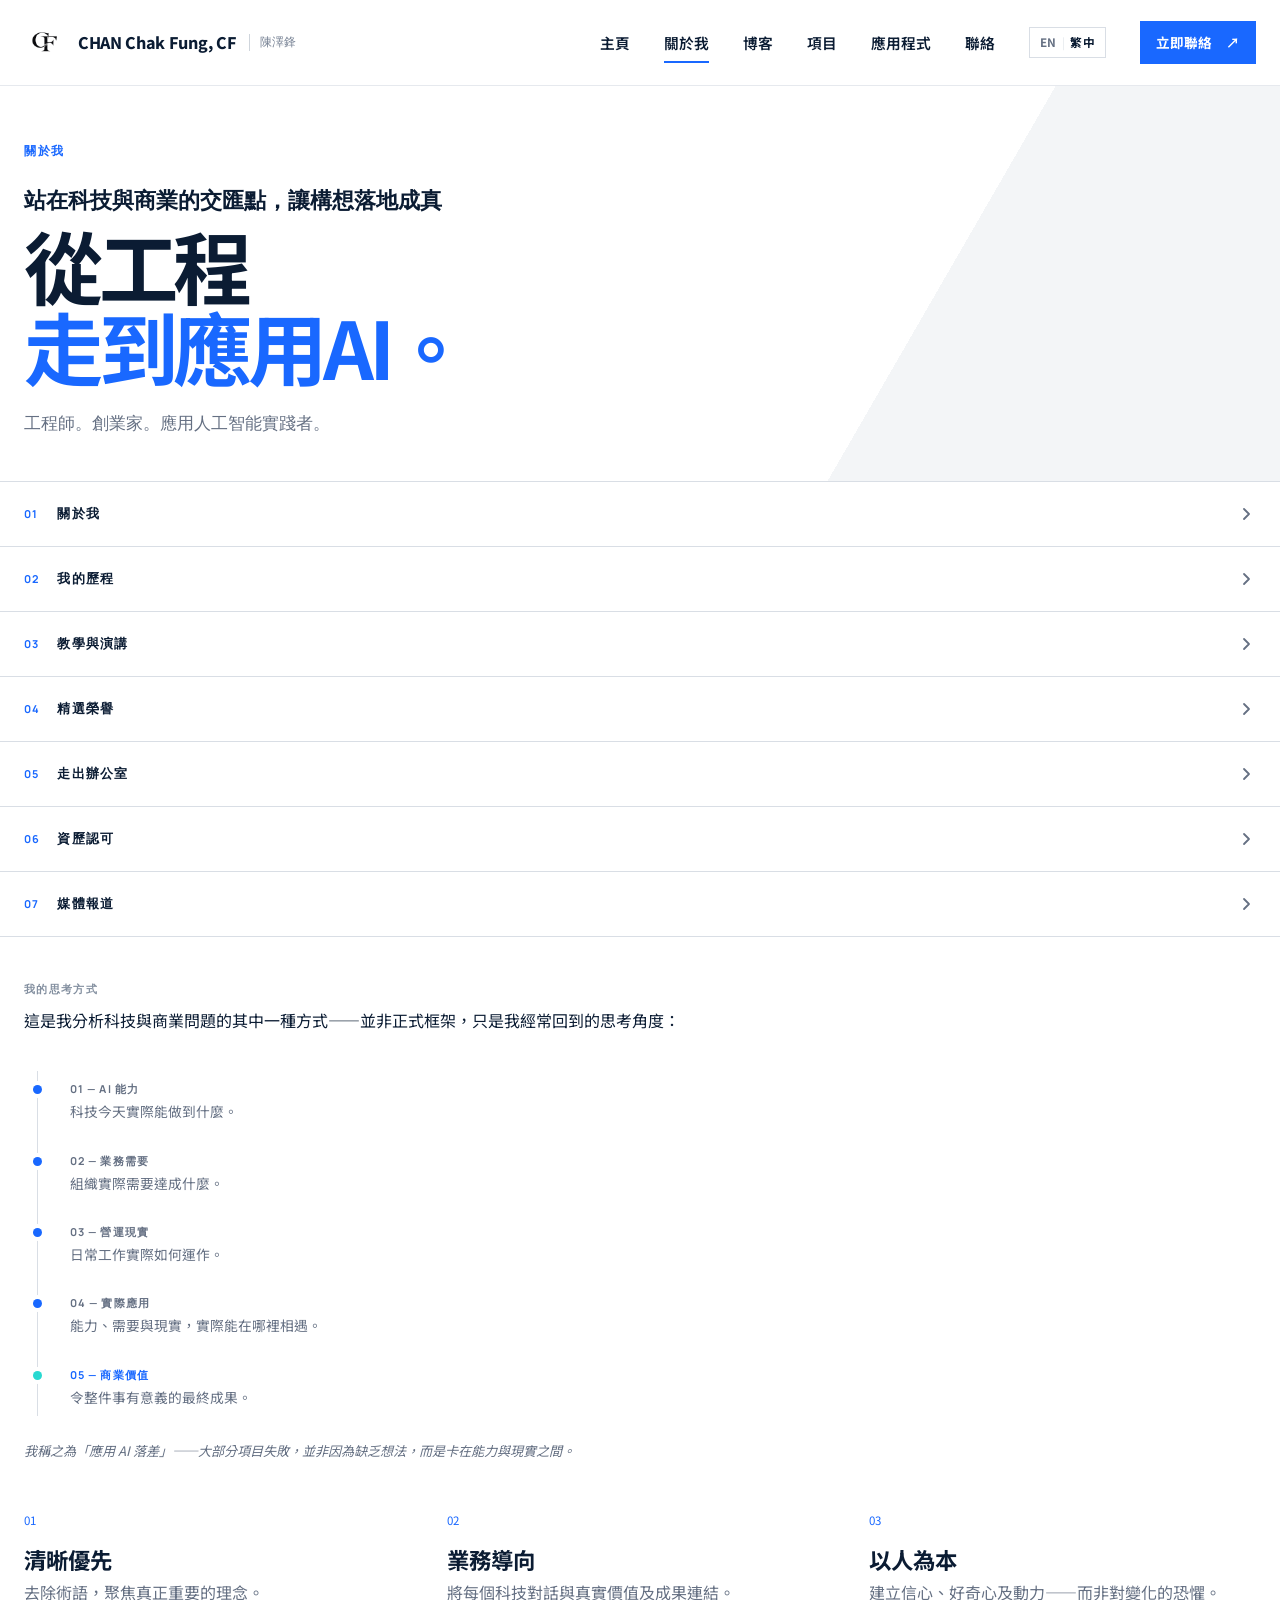
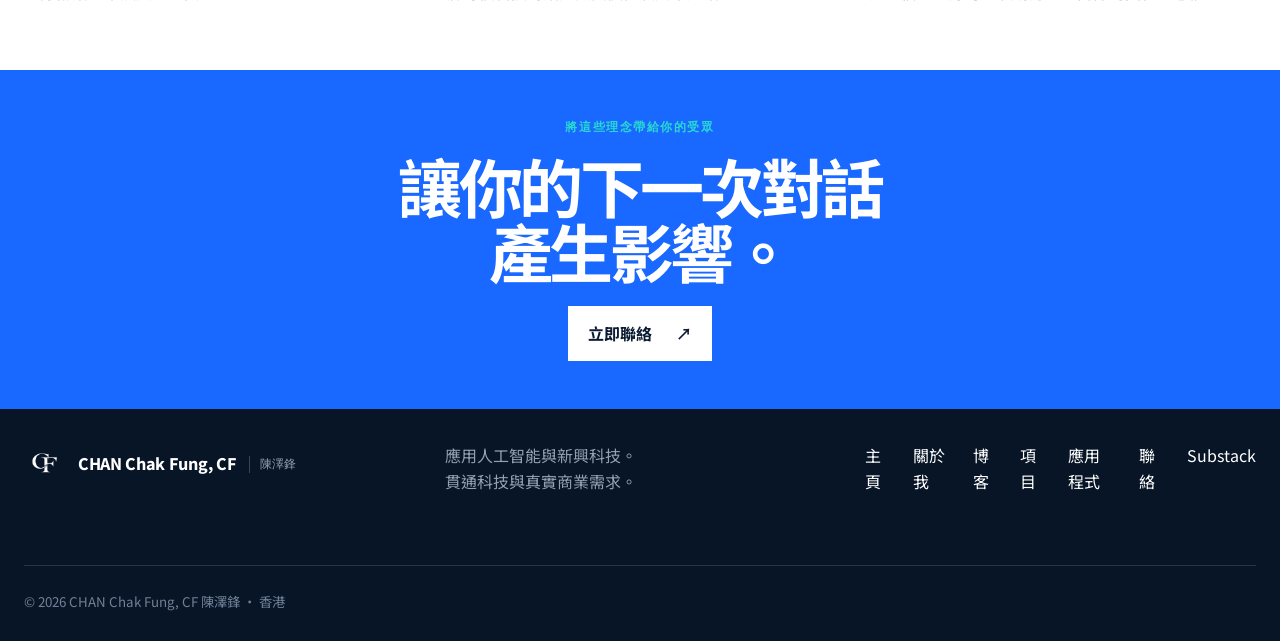
<file: about-zh.html>
<!doctype html>
<html lang="zh-Hant">
<head>
  <!-- Google Tag Manager -->
  <script async src="https://www.googletagmanager.com/gtm.js?id=GTM-PJLJ8HB4"></script>
  <script>
    window.dataLayer = window.dataLayer || [];
    function gtag(){dataLayer.push(arguments);}
    gtag('js', new Date());
  </script>
  <meta charset="UTF-8">
  <meta name="viewport" content="width=device-width, initial-scale=1.0">
  <meta name="description" content="陳澤鋒（CF Chan）簡介——創業家及應用人工智能與新興科技實踐者，工作橫跨工程、業務營運、人工智能及低空經濟。">
  <meta name="keywords" content="陳澤鋒 簡介, 陳澤鋒是誰, CF Chan, Chan Chak Fung, 香港創業家, 香港應用人工智能實踐者, 低空經濟實踐者, 無人機顧問, 中大工商管理碩士, 斯旺西大學, 電子及電機工程, 科技評論人, L.A.E. Drone 創辦人, 何田工程顧問, 中大 EMBA, Metacyber 聯合創辦人, 何田工程顧問 工程及科技經理, GD BOX 董事, 民航處 小型無人機 高級評級, 香港數據管理學院 AI 商業應用, 密閉空間 合資格人士, BIM, 英國創業 回港發展, 威爾斯最佳外賣獎, LAE 實踐者, 香港低空經濟專家, 香港無人機行業, 香港應用人工智能專家, AI 實踐者, 生成式 AI 實踐者">
  <meta name="author" content="Chan Chak Fung">
  <meta name="robots" content="index, follow">
  <link rel="canonical" href="https://chancf.com/about-zh.html">
  <link rel="alternate" hreflang="en-HK" href="https://chancf.com/about.html">
  <link rel="alternate" hreflang="zh-Hant-HK" href="https://chancf.com/about-zh.html">
  <link rel="alternate" hreflang="x-default" href="https://chancf.com/about.html">
  <meta property="og:type" content="profile">
  <meta property="og:url" content="https://chancf.com/about-zh.html">
  <meta property="og:title" content="關於陳澤鋒 CF Chan — 應用人工智能與新興科技">
  <meta property="og:description" content="創業家及應用人工智能與新興科技實踐者，擁有超過7年跨領域領導經驗，橫跨英國及香港。">
  <meta property="og:image" content="https://chancf.com/assets/portrait.jpeg">
  <meta property="og:image:alt" content="陳澤鋒專業肖像">
  <meta property="og:site_name" content="陳澤鋒 CF Chan">
  <meta property="og:locale" content="zh_HK">
  <meta name="twitter:card" content="summary_large_image">
  <meta name="twitter:title" content="關於陳澤鋒 CF Chan — 應用人工智能與新興科技">
  <meta name="twitter:description" content="創業家及應用人工智能與新興科技實踐者，擁有超過7年跨領域領導經驗。">
  <meta name="twitter:image" content="https://chancf.com/assets/portrait.jpeg">
  <script type="application/ld+json" data-entity-schema>
  {"@context":"https://schema.org","@type":"ProfilePage","url":"https://chancf.com/about-zh.html","inLanguage":"zh-Hant-HK","mainEntity":{"@type":"Person","@id":"https://chancf.com/#person","name":"Chan Chak Fung","alternateName":["CF Chan","陳澤鋒"],"jobTitle":["Entrepreneur","Applied AI Practitioner","Technology Commentator","Low-Altitude Economy Practitioner"],"url":"https://chancf.com/","image":"https://chancf.com/assets/portrait.jpeg","sameAs":["https://cfchan.substack.com/"],"worksFor": [ { "@type": "Organization", "name": "Ho Tin & Associates Consulting Engineers Ltd" }, { "@type": "Organization", "name": "LAE Drone Consultant and Services Limited" }, { "@type": "Organization", "name": "SKYMIND LOW ALTITUDE ECONOMY Limited" } ],
        "hasCredential": [ { "@type": "EducationalOccupationalCredential", "name": "Small Unmanned Aircraft - Advanced Rating", "recognizedBy": { "@type": "GovernmentOrganization", "name": "Civil Aviation Department, Hong Kong" } }, { "@type": "EducationalOccupationalCredential", "name": "BEng Electronic & Electrical Engineering", "recognizedBy": { "@type": "CollegeOrUniversity", "name": "Swansea University" } } ],
        "knowsAbout": ["Applied AI", "Applied Artificial Intelligence", "AI Agents", "AI Business Workflow", "AI Automation", "AI in the Real World", "Emerging Technology", "Low-Altitude Economy", "Low-Altitude Economy in Hong Kong", "Drone Technology", "Enterprise Drone Deployment", "UAV Operations", "BIM", "Business Transformation", "Digital Transformation", "Future of Work", "Engineering", "人工智能", "低空經濟", "無人機", "AI Solutions Architecture", "LLM Automation", "AI API Integration", "P&L Management", "Organisational Restructuring", "BIM", "IoT", "Web3", "Entrepreneurship", "Executive Leadership", "Technology Strategy", "Generative AI", "Large Language Models", "Agentic AI", "Prompt Engineering", "Retrieval-Augmented Generation", "Computer Vision", "Physical AI", "AI Governance", "eVTOL", "Urban Air Mobility", "UAS Traffic Management", "Drone Delivery", "Drone Inspection", "Aerial Mapping", "Smart City", "Low-Altitude Airspace Management"],"address":{"@type":"PostalAddress","addressLocality":"香港","addressCountry":"HK"}}}
  </script>
  <title>關於我 — 陳澤鋒 CF Chan</title>
  <link rel="preconnect" href="https://fonts.googleapis.com">
  <link rel="preconnect" href="https://fonts.gstatic.com" crossorigin>
  <link href="https://fonts.googleapis.com/css2?family=DM+Sans:wght@400;500;600;700&family=Manrope:wght@500;600;700;800&family=Noto+Sans+TC:wght@400;500;700&display=swap" rel="stylesheet">
  <link rel="icon" type="image/png" href="assets/cf-logo.png">
  <link rel="apple-touch-icon" href="assets/cf-logo.png">
  <link rel="stylesheet" href="assets/styles.css">
  <style>
    body { font-family: "Noto Sans TC", "DM Sans", sans-serif; }
    h1, h2, h3, .brand { font-family: "Noto Sans TC", "Manrope", sans-serif; }
  </style>
</head>
<body>
  <header class="site-header">
    <a class="brand" href="home-zh.html"><img src="assets/cf-logo.png" alt="" class="brand-logo" aria-hidden="true"> CHAN Chak Fung, CF <i>陳澤鋒</i></a>
    <button class="menu-toggle" aria-expanded="false" aria-label="開啟選單"><span></span><span></span></button>
    <nav class="nav"><a href="home-zh.html">主頁</a><a class="active" href="about-zh.html">關於我</a><a href="blog-zh.html">博客</a><a href="projects-zh.html">項目</a><a href="apps-zh.html">應用程式</a><a href="contact-zh.html">聯絡</a><span class="lang-switch"><a href="about.html">EN</a><span class="lang-sep">|</span><a href="about-zh.html" class="lang-active">繁中</a></span><a class="button button-small" href="contact-zh.html">立即聯絡 <span>↗</span></a></nav>
  </header>

  <main>
    <section class="page-hero section-pad about-hero">
      <p class="eyebrow reveal">關於我</p>
      <p class="about-slogan-cn reveal" lang="zh-Hant">站在科技與商業的交匯點，讓構想落地成真</p>
      <h1 class="reveal">從工程<br><em>走到應用AI。</em></h1>
      <p class="about-slogan-en reveal">工程師。創業家。應用人工智能實踐者。</p>
    </section>

    <section class="about-split section-pad" data-accordion="關於我" data-acc-num="01" data-acc-id="acc-intro">
      <div class="about-photo reveal">
        <img src="assets/portrait.jpeg" alt="陳澤鋒肖像" width="1289" height="1612" fetchpriority="high" decoding="async">
        <div class="photo-note"><span class="photo-note-stat">7+</span>年跨領域<br><strong>領導與執行</strong></div>
      </div>
      <div class="about-copy reveal delay-1">
        <p class="eyebrow name-kicker">Chan Chak Fung · 陳澤鋒</p>
        <p class="lead">我的工作，游走於新興科技與現實應用之間——那正是<em>工程</em>、<em>創業</em>、<em>業務營運</em>與<em>應用人工智能</em>交匯的地方。</p>
        <p>我的路徑始於工程，其後走過創業與業務營運——在英國及香港創辦並經營企業，然後才轉向人工智能與新興科技。憑藉超過 7 年跨行業經驗，擔任總經理及技術總監，我透過實際執行而非單純理論學習科技：主導高風險數碼轉型、管理策略性損益，以及推動組織重組。我現正於香港中文大學修讀行政人員工商管理碩士（EMBA），為多年來從實戰中累積的經驗，增添正式的管理學基礎。</p>
        <p>今日，作為應用人工智能實踐者及科技評論人，我致力貫通新興科技與真實商業需求之間的落差；作為低空經濟實踐者，我帶領企業無人機部署、應對複雜的監管治理，並為香港新興的低空經濟構建實用系統。我將沿途所得，寫下來、講出來。</p>
        <blockquote>「讓我們共同部署未來。」</blockquote>
      </div>
    </section>

    <section class="principles section-pad">
      <p class="section-index">我的思考方式</p>
      <p>這是我分析科技與商業問題的其中一種方式——並非正式框架，只是我經常回到的思考角度：</p>
      <div class="gap-chain reveal" aria-label="應用AI落差">
        <div class="gap-step reveal"><p class="gap-step-label">01 — AI 能力</p><p class="gap-step-desc">科技今天實際能做到什麼。</p></div>
        <div class="gap-step reveal delay-1"><p class="gap-step-label">02 — 業務需要</p><p class="gap-step-desc">組織實際需要達成什麼。</p></div>
        <div class="gap-step reveal delay-2"><p class="gap-step-label">03 — 營運現實</p><p class="gap-step-desc">日常工作實際如何運作。</p></div>
        <div class="gap-step reveal delay-3"><p class="gap-step-label">04 — 實際應用</p><p class="gap-step-desc">能力、需要與現實，實際能在哪裡相遇。</p></div>
        <div class="gap-step reveal delay-4"><p class="gap-step-label">05 — 商業價值</p><p class="gap-step-desc">令整件事有意義的最終成果。</p></div>
      </div>
      <p class="gap-caption">我稱之為「應用 AI 落差」——大部分項目失敗，並非因為缺乏想法，而是卡在能力與現實之間。</p>
      <div class="principle-grid">
        <article><span>01</span><h3>清晰優先</h3><p>去除術語，聚焦真正重要的理念。</p></article>
        <article><span>02</span><h3>業務導向</h3><p>將每個科技對話與真實價值及成果連結。</p></article>
        <article><span>03</span><h3>以人為本</h3><p>建立信心、好奇心及動力——而非對變化的恐懼。</p></article>
      </div>
    </section>

    <section class="photo-slider-section section-pad" data-accordion="走出辦公室" data-acc-num="05" data-acc-id="acc-photos">
      <div class="photo-slider-heading reveal">
        <p class="eyebrow">走出辦公室</p>
        <h2>深入現場，<br><span>投身社區。</span></h2>
      </div>
      <div class="photo-trio reveal delay-1">
        <div class="trio-photo">
          <div class="trio-img"><img src="assets/photos/about/about_a.JPEG" alt="與非政府組織舉辦無人機操作課程" width="1152" height="2048" loading="lazy" decoding="async"></div>
          <p class="trio-caption"><span>01</span>與非政府組織舉辦無人機操作課程</p>
        </div>
        <div class="trio-photo">
          <div class="trio-img"><img src="assets/photos/about/about_b.JPEG" alt="於斯旺西聖史提芬教堂派發免費食物予無家者" width="2048" height="1536" loading="lazy" decoding="async"></div>
          <p class="trio-caption"><span>02</span>於斯旺西聖史提芬教堂派發免費食物予無家者</p>
        </div>
        <div class="trio-photo">
          <div class="trio-img"><img src="assets/photos/about/about_c.JPEG" alt="在英國威爾斯斯旺西參與社區義工服務" width="2048" height="1536" loading="lazy" decoding="async"></div>
          <p class="trio-caption"><span>03</span>在英國威爾斯斯旺西參與社區義工服務</p>
        </div>
      </div>
    </section>

    <section class="journey-line section-pad section-photo-bg bg-about-speaking" aria-labelledby="journey-title" data-accordion="我的歷程" data-acc-num="02" data-acc-id="acc-journey">
      <div class="journey-heading reveal"><p class="eyebrow">我的歷程</p><h2 id="journey-title">一路走來。</h2><p>從工程基礎到高管領導：創辦企業、轉型行業，以及推進香港低空經濟發展。</p></div>
      <div class="timeline-track">
        <div class="tl-item reveal"><span class="tl-date">1995</span><h3>在香港，中國出生</h3></div>
        <div class="tl-item reveal delay-1"><span class="tl-date">2007–2011</span><h3>英華書院</h3><p>中學，香港</p></div>
        <div class="tl-item reveal delay-2"><span class="tl-date">2011–2013</span><h3>林大輝中學</h3><p>中學，香港</p></div>
        <div class="tl-item reveal"><span class="tl-date">2013–2015</span><h3>ICWS·Swansea University</h3><p>基礎課程 · 英國威爾斯斯旺西</p></div>
        <div class="tl-item reveal delay-1"><span class="tl-date">2015–2019</span><h3>Swansea University</h3><p>電機電子工程學士（BEng）</p></div>
        <div class="tl-item reveal delay-2"><span class="tl-date">2018–2022</span><h3>GD BOX Limited</h3><p>創新及營運總監 · 4 間分店：卡迪夫、斯旺西、倫敦、伯明翰</p></div>
        <div class="tl-item is-current reveal"><span class="tl-date">2019–至今</span><h3>Springdel UK <span class="tl-badge">現職</span></h3><p>大使 / 義工</p></div>
        <div class="tl-item reveal delay-1"><span class="tl-date">2019–2022</span><h3>Metacyber Inc. Ltd</h3><p>董事總經理及聯合創辦人 · Web3 及元宇宙初創企業</p></div>
        <div class="tl-item reveal"><span class="tl-date">2022</span><h3>回歸香港</h3><p>出售所有英國業務並返回香港</p></div>
        <div class="tl-item is-current reveal delay-1"><span class="tl-date">2022–至今</span><h3>何田顧問工程師有限公司 <span class="tl-badge">現職</span></h3><p>工程及科技經理</p></div>
        <div class="tl-item reveal delay-2"><span class="tl-date">2023–2026</span><h3>F&amp;F Partners Consultant Limited</h3><p>董事</p></div>
        <div class="tl-item is-current reveal"><span class="tl-date">2025–2027</span><h3>香港中文大學行政人員工商管理碩士 EMBA <span class="tl-badge">進行中</span></h3><p>香港中文大學</p></div>
        <div class="tl-item is-current reveal delay-1"><span class="tl-date">2026–至今</span><h3>L.A.E. Drone低空經濟顧問及服務有限公司 <span class="tl-badge">現職</span></h3><p>創辦人及董事</p></div>
        <div class="tl-item is-current reveal delay-2"><span class="tl-date">2026–至今</span><h3>智航低空經濟有限公司（澳門）<span class="tl-badge">現職</span></h3><p>董事及股東 · 澳門低空經濟企業</p></div>
      </div>
      <p class="timeline-remark"><span aria-hidden="true"></span><strong>現職 / 進行中</strong> — 螢光標示的里程碑代表目前的職業及學術承擔。</p>
    </section>

    <section class="recognition section-pad" aria-labelledby="awards-title" data-accordion="精選榮譽" data-acc-num="04" data-acc-id="acc-awards">
      <div class="recognition-heading reveal"><p class="eyebrow light">精選榮譽</p><h2 id="awards-title">創業生涯較早篇章的<br>創意、毅力及執行力。</h2><p>在更深入投入科技領域之前，我曾建立及經營過真正的企業。2018 年至 2023 年間，我在英國建立屢獲殊榮的餐飲業務——以創新、營運及顧客體驗贏得全國認可。</p></div>
      <article class="award-card award-featured reveal" style="grid-column:auto"><span class="award-year">2023</span><div class="award-symbol">✦</div><p>Best Business Awards · Awards Intelligence</p><h3>COVID-19 期間卓越創新獎</h3></article>
      <ul class="recognition-list reveal">
        <li><span class="rec-year">2022</span><span class="rec-pub">英國金筷子獎</span><span class="rec-title">全國最佳外賣體驗</span></li>
        <li><span class="rec-year">2020</span><span class="rec-pub">英國亞洲咖喱大獎</span><span class="rec-title">全國亞軍</span></li>
        <li><span class="rec-year">2020</span><span class="rec-pub">Good Food Award</span><span class="rec-title">Winner</span></li>
        <li><span class="rec-year">2019</span><span class="rec-pub">Just Eat 英國大獎</span><span class="rec-title">威爾斯最佳外賣店</span></li>
        <li><span class="rec-year">2019</span><span class="rec-pub">英國金筷子獎</span><span class="rec-title">全國最佳外賣店</span></li>
        <li><span class="rec-year">2019</span><span class="rec-pub">英國亞洲咖喱大獎</span><span class="rec-title">全國最佳中式外賣店</span></li>
        <li><span class="rec-year">2018</span><span class="rec-pub">Just Eat 英國大獎</span><span class="rec-title">威爾斯最佳外賣</span></li>
        <li><span class="rec-year">2018</span><span class="rec-pub">The X Factor 廣告 · Just Eat 贊助</span><span class="rec-title">明星廚師</span></li>
      </ul>
      <div class="award-photos reveal">
        <div class="award-photo"><img src="assets/photos/awards/about_awarda.jpg" alt="頒獎典禮照片"></div>
        <div class="award-photo"><img src="assets/photos/awards/about_awardb.JPEG" alt="頒獎典禮照片"></div>
        <div class="award-photo"><img src="assets/photos/awards/about_awardc.JPEG" alt="頒獎典禮照片" width="3024" height="4032" loading="lazy" decoding="async"></div>
      </div>
    </section>

    <section class="press-section section-pad" aria-labelledby="press-title" data-accordion="媒體報道" data-acc-num="07" data-acc-id="acc-press">
      <div class="press-section-heading reveal">
        <p class="eyebrow">媒體報道</p>
        <h2 id="press-title">登上頭條<br><span>的故事。</span></h2>
      </div>
      <div class="press-grid">
        <a class="press-card reveal" href="https://www.thesun.co.uk/money/7754575/top-12-takeaways-britain/" target="_blank" rel="noopener">
          <div class="press-card-masthead masthead-sun"><span class="press-pub-name">The Sun</span><span class="press-ext-icon">↗</span></div>
          <div class="press-card-body"><p class="press-card-label">全國 · 飲食</p><h3>英國十二大最佳外賣</h3><p>《太陽報》評選金龍外賣為全國最佳外賣之一。</p></div>
        </a>
        <a class="press-card reveal delay-1" href="https://www.walesonline.co.uk/whats-on/food-drink-news/best-chinese-restaurant-wales-been-16199340" target="_blank" rel="noopener">
          <div class="press-card-masthead masthead-wales"><span class="press-pub-name">Wales Online</span><span class="press-ext-icon">↗</span></div>
          <div class="press-card-body"><p class="press-card-label">威爾斯 · 飲食</p><h3>威爾斯最佳中式餐廳</h3><p>《Wales Online》金龍外賣正式獲認可為威爾斯最佳中式餐廳。</p></div>
        </a>
        <a class="press-card reveal delay-2" href="https://www.walesonline.co.uk/whats-on/food-drink-news/takeaway-officially-been-crowned-best-15408272" target="_blank" rel="noopener">
          <div class="press-card-masthead masthead-wales"><span class="press-pub-name">Wales Online</span><span class="press-ext-icon">↗</span></div>
          <div class="press-card-body"><p class="press-card-label">威爾斯 · 飲食</p><h3>外賣正式榮膺最佳</h3><p>《Wales Online》報道金龍正式榮膺最佳外賣的時刻。</p></div>
        </a>
        <a class="press-card reveal" href="https://www.walesonline.co.uk/lifestyle/tv/chinese-takeaway-worker-who-sings-15465489" target="_blank" rel="noopener">
          <div class="press-card-masthead masthead-wales"><span class="press-pub-name">Wales Online</span><span class="press-ext-icon">↗</span></div>
          <div class="press-card-body"><p class="press-card-label">威爾斯 · 生活</p><h3>會唱歌的中式外賣工作者</h3><p>關於陳澤鋒的個人專題——一個超越廚房的動人故事。</p></div>
        </a>
        <a class="press-card reveal delay-1" href="https://www.foodepedia.co.uk/articles/the-golden-chopstick-awards/" target="_blank" rel="noopener">
          <div class="press-card-masthead masthead-food"><span class="press-pub-name">Foodepedia</span><span class="press-ext-icon">↗</span></div>
          <div class="press-card-body"><p class="press-card-label">英國 · 頒獎報道</p><h3>金筷子大獎</h3><p>Foodepedia 報道享負盛名的金筷子大獎——金龍外賣在此奪得殊榮。</p></div>
        </a>
      </div>
    </section>

    <section class="credentials section-pad section-photo-bg bg-drone-training" aria-labelledby="credentials-title" data-accordion="資歷認可" data-acc-num="06" data-acc-id="acc-credentials">
      <div class="credentials-heading reveal"><p class="eyebrow">資歷</p><h2 id="credentials-title">以專業認證<br>支撐願景背後的工作。</h2><p>橫跨 AI、航空、工程安全、BIM 及廚藝的專業資格。</p></div>
      <div class="credential-list">
        <article class="credential-card reveal"><span>01</span><div><p>工業安全</p><h3>密閉空間作業合資格人士</h3><small>Y Y Wong Safety Consultancy</small></div></article>
        <article class="credential-card reveal delay-1"><span>02</span><div><p>人工智能</p><h3>商業及市場營銷 AI 應用</h3><small>香港數據管理學院</small></div></article>
        <article class="credential-card reveal"><span>03</span><div><p>航空</p><h3>小型無人機 — 高級評級</h3><small>民航處</small></div></article>
        <article class="credential-card reveal delay-1"><span>04</span><div><p>建築信息模型</p><h3>BIM 管理專業培訓（CCBM）</h3><small>建造業議會</small></div></article>
        <article class="credential-card reveal"><span>05</span><div><p>建築信息模型</p><h3>全球 BIM 協調員（CCBC）</h3><small>專業培訓證書 · BSI</small></div></article>
        <article class="credential-card reveal delay-1"><span>06</span><div><p>美食學</p><h3>美食學與營養學</h3><small>結業證書 · Le Cordon Bleu</small></div></article>
      </div>
    </section>

    <section class="topics section-pad" aria-labelledby="topics-title" data-accordion="教學與演講" data-acc-num="03" data-acc-id="acc-topics">
      <div>
        <p class="eyebrow light">教學與演講</p>
        <h2 id="topics-title">感動聽眾<br>的對話。</h2>
        <p class="topics-sub">可接受大學講座、高管培訓、行業研討會、主題演講及小組討論邀請——涵蓋六大簽名主題。</p>
        <a class="button button-light" href="contact-zh.html">預約演講 <span>↗</span></a>
        <img src="assets/photos/about/about_speaking.jpg" alt="陳澤鋒演講現場" class="topics-speaking-img" width="2048" height="1365" loading="lazy" decoding="async">
      </div>
      <div class="topic-cards">
        <article class="topic-card reveal"><span class="topic-num">01</span><h3>應用人工智能與業務轉型</h3><p>AI 如何重塑運營、策略及競爭優勢——以及領袖現在必須採取的行動。</p></article>
        <article class="topic-card reveal delay-1"><span class="topic-num">02</span><h3>AI代理與業務營運</h3><p>將AI從對話工具轉化為真正運作於業務營運之中的系統——這種轉變實際需要什麼。</p></article>
        <article class="topic-card reveal"><span class="topic-num">03</span><h3>香港低空經濟</h3><p>新興低空經濟格局——法規、商業機遇，以及企業如何在無人機經濟中搶佔先機。</p></article>
        <article class="topic-card reveal delay-1"><span class="topic-num">04</span><h3>AI於現實世界的應用</h3><p>人工智能如何走出螢幕——電腦視覺、機器人技術、無人機及智能實體系統。</p></article>
        <article class="topic-card reveal"><span class="topic-num">05</span><h3>實用科技應用</h3><p>將科技炒作轉化為業務成果——識別及應用合適工具的無術語指南。</p></article>
        <article class="topic-card reveal delay-1"><span class="topic-num">06</span><h3>未來社會與領導力</h3><p>應對不確定性、建立韌性，以及帶領團隊度過科技及社會顛覆。</p></article>
      </div>
    </section>

    <section class="cta section-pad reveal"><p class="eyebrow light">將這些理念帶給你的受眾</p><h2>讓你的下一次對話<br>產生影響。</h2><a class="button button-light" href="contact-zh.html">立即聯絡 <span>↗</span></a></section>
  </main>

  <footer class="footer section-pad"><a class="brand brand-light" href="home-zh.html"><img src="assets/cf-logo.png" alt="" class="brand-logo" aria-hidden="true"> CHAN Chak Fung, CF <i>陳澤鋒</i></a><p>應用人工智能與新興科技。<br>貫通科技與真實商業需求。</p><div><a href="home-zh.html">主頁</a><a href="about-zh.html">關於我</a><a href="blog-zh.html">博客</a><a href="projects-zh.html">項目</a><a href="apps-zh.html">應用程式</a><a href="contact-zh.html">聯絡</a><a href="https://cfchan.substack.com/" target="_blank" rel="noopener">Substack</a></div><small>© <span id="year"></span> CHAN Chak Fung, CF 陳澤鋒 · 香港</small></footer>
  <script src="assets/script.js"></script>
</body>
</html>
</file>
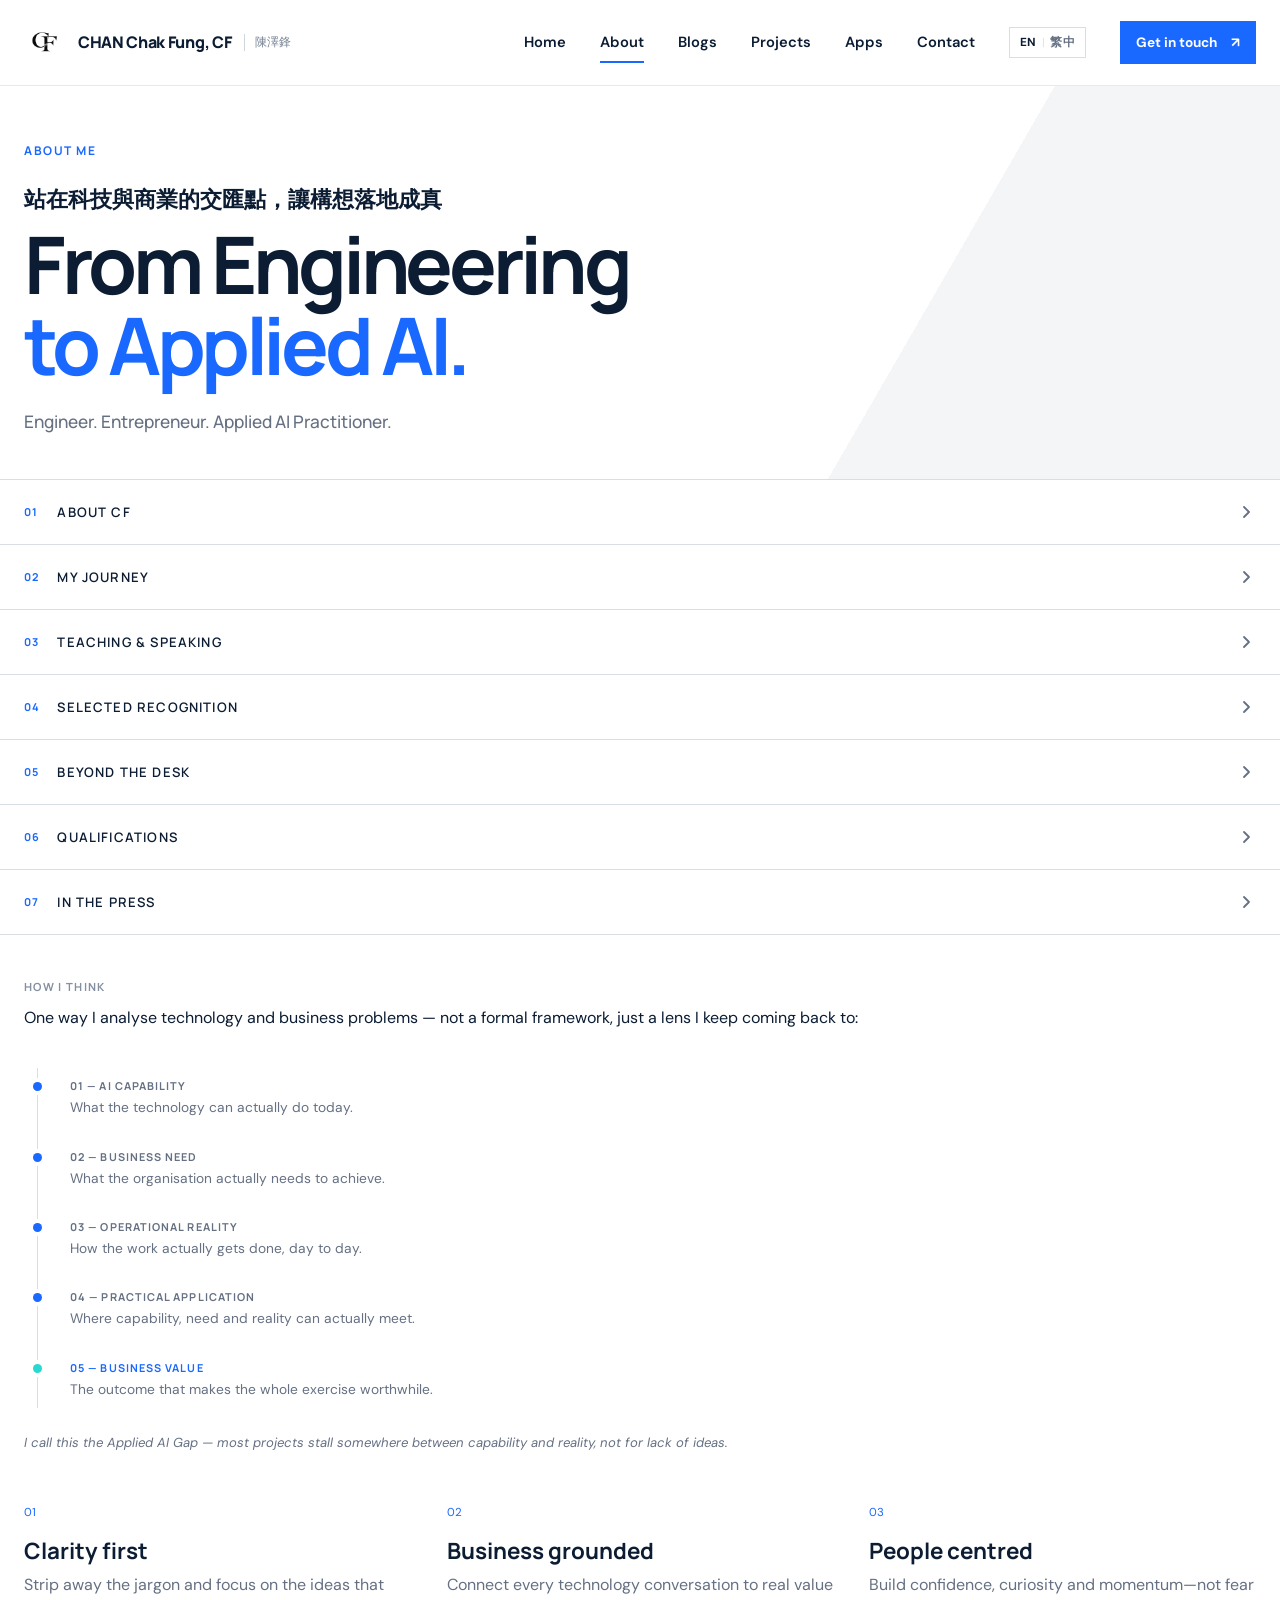
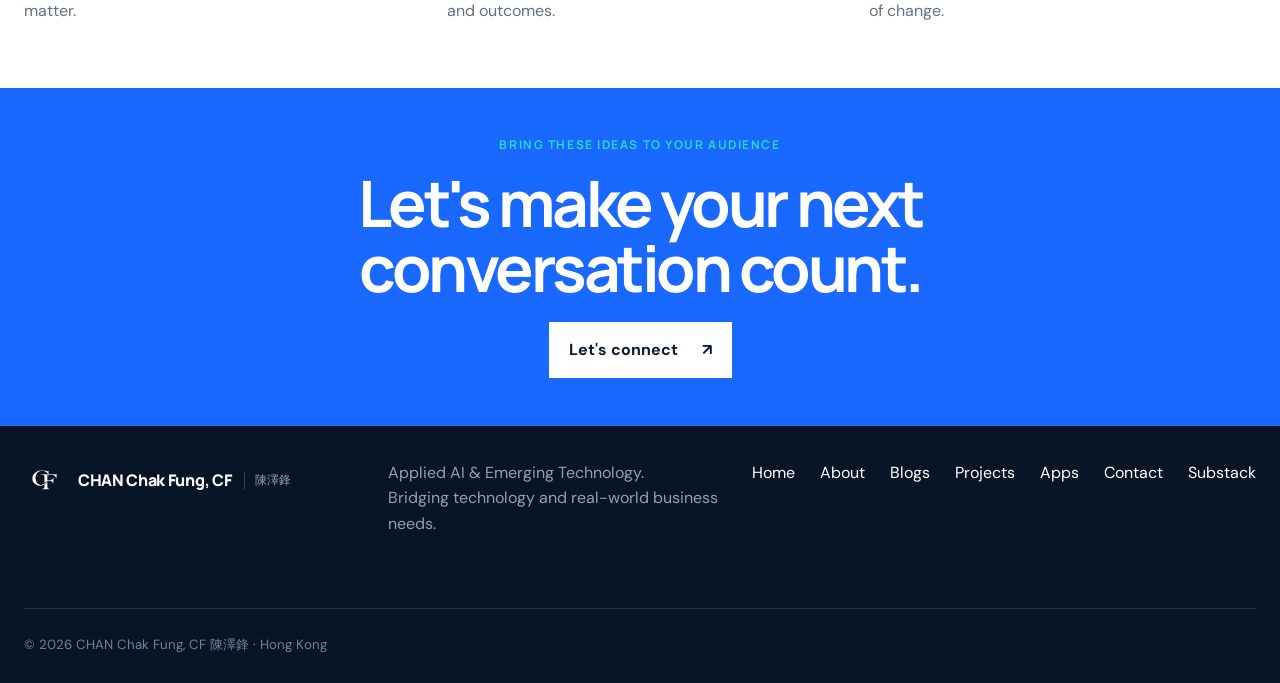
<file: about.html>
<!doctype html>
<html lang="en">
<head>
  <!-- Google Tag Manager -->
  <script async src="https://www.googletagmanager.com/gtm.js?id=GTM-PJLJ8HB4"></script>
  <script>
    window.dataLayer = window.dataLayer || [];
    function gtag(){dataLayer.push(arguments);}
    gtag('js', new Date());
  </script>
  <meta charset="UTF-8">
  <meta name="viewport" content="width=device-width, initial-scale=1.0">
  <meta name="description" content="About CF Chan (Chan Chak Fung) — entrepreneur and Applied AI & Emerging Technology practitioner working across engineering, business operations, AI and the Low-Altitude Economy.">
  <meta name="keywords" content="Chan Chak Fung, CF Chan, 陳澤鋒, who is CF Chan, Hong Kong entrepreneur, Applied AI practitioner Hong Kong, Low-Altitude Economy practitioner, drone consultant Hong Kong, Small Unmanned Aircraft Advanced Rating, CUHK MBA, Swansea University alumnus, BEng Electronic and Electrical Engineering, technology commentator, LAE Drone founder, Ho Tin &amp; Associates, Executive MBA CUHK, Metacyber Web3 Metaverse co-founder, Ho Tin &amp; Associates Engineering and Technology Manager, GD BOX Limited director, Golden Dragon Takeaway Swansea, Best Business Awards Outstanding Innovation COVID-19, Golden Chopsticks Awards, Just Eat Best Takeaway Wales, Civil Aviation Department Small Unmanned Aircraft Advanced Rating, Hong Kong Data Management Academy AI Application for Business, Confined Space Competent Person, BIM, Hong Kong entrepreneur returned from UK, LAE practitioner, low altitude economy expert Hong Kong, drone industry Hong Kong, applied AI expert Hong Kong, AI practitioner, generative AI practitioner">
  <meta name="author" content="Chan Chak Fung">
  <meta name="robots" content="index, follow">
  <link rel="canonical" href="https://chancf.com/about.html">
  <link rel="alternate" hreflang="en-HK" href="https://chancf.com/about.html">
  <link rel="alternate" hreflang="zh-Hant-HK" href="https://chancf.com/about-zh.html">
  <link rel="alternate" hreflang="x-default" href="https://chancf.com/about.html">
  <!-- Open Graph -->
  <meta property="og:type" content="profile">
  <meta property="og:url" content="https://chancf.com/about.html">
  <meta property="og:title" content="About CF Chan 陳澤鋒 — Applied AI & Emerging Technology">
  <meta property="og:description" content="Entrepreneur and Applied AI & Emerging Technology practitioner with 7+ years cross-sector leadership across UK and Hong Kong.">
  <meta property="og:image" content="https://chancf.com/assets/portrait.jpeg">
  <meta property="og:image:width" content="1200">
  <meta property="og:image:height" content="630">
  <meta property="og:image:alt" content="Chan Chak Fung 陳澤鋒">
  <meta property="og:site_name" content="CF Chan 陳澤鋒">
  <meta property="og:locale" content="en_HK">
  <meta property="profile:first_name" content="Chak Fung">
  <meta property="profile:last_name" content="Chan">
  <!-- Twitter Card -->
  <meta name="twitter:card" content="summary_large_image">
  <meta name="twitter:title" content="About CF Chan 陳澤鋒 — Applied AI & Emerging Technology">
  <meta name="twitter:description" content="7+ years cross-sector leadership. Entrepreneur and Applied AI & Emerging Technology practitioner based in Hong Kong.">
  <meta name="twitter:image" content="https://chancf.com/assets/portrait.jpeg">
  <!-- JSON-LD Structured Data -->
  <script type="application/ld+json" data-entity-schema>
  {
    "@context": "https://schema.org",
    "@type": "ProfilePage",
    "mainEntity": {
      "@type": "Person",
      "@id": "https://chancf.com/#person",
      "name": "Chan Chak Fung",
      "alternateName": "陳澤鋒",
      "jobTitle": ["Entrepreneur", "Applied AI Practitioner", "Technology Commentator", "Low-Altitude Economy Practitioner", "Engineering & Technology Manager"],
      "description": "Entrepreneur and Applied AI & Emerging Technology practitioner with over seven years of cross-sector success as a General Manager and Technical Director.",
      "url": "https://chancf.com/about.html",
      "image": "https://chancf.com/assets/portrait.jpeg",
      "email": "chanfungcf@outlook.com",
      "birthPlace": { "@type": "Place", "name": "Hong Kong" },
      "address": {
        "@type": "PostalAddress",
        "addressLocality": "Hong Kong",
        "addressCountry": "HK"
      },
      "alumniOf": [
        { "@type": "CollegeOrUniversity", "name": "Swansea University", "sameAs": "https://www.swansea.ac.uk" },
        { "@type": "CollegeOrUniversity", "name": "The Chinese University of Hong Kong", "sameAs": "https://www.cuhk.edu.hk" },
        { "@type": "EducationalOrganization", "name": "Ying Wa College" },
        { "@type": "EducationalOrganization", "name": "Lam Tai Fai College" }
      ],
      "hasCredential": [
        { "@type": "EducationalOccupationalCredential", "name": "BEng Electronic & Electrical Engineering", "credentialCategory": "degree" },
        { "@type": "EducationalOccupationalCredential", "name": "Small Unmanned Aircraft Advanced Rating", "credentialCategory": "certificate" },
        { "@type": "EducationalOccupationalCredential", "name": "AI Application for Business and Marketing", "credentialCategory": "certificate" }
      ],
      "worksFor": [
        { "@type": "Organization", "name": "Ho Tin & Associates Consulting Engineers Ltd" },
        { "@type": "Organization", "name": "LAE Drone Consultant and Services Limited" },
        { "@type": "Organization", "name": "SKYMIND LOW ALTITUDE ECONOMY Limited (Macao)", "alternateName": "智航低空經濟有限公司", "addressCountry": "MO" }
      ],
      "knowsAbout": ["Applied AI", "Applied Artificial Intelligence", "AI Agents", "AI Business Workflow", "AI Automation", "AI in the Real World", "Emerging Technology", "Low-Altitude Economy", "Low-Altitude Economy in Hong Kong", "Drone Technology", "Enterprise Drone Deployment", "UAV Operations", "BIM", "Business Transformation", "Digital Transformation", "Future of Work", "Engineering", "人工智能", "低空經濟", "無人機", "AI Solutions Architecture", "LLM Automation", "AI API Integration", "P&L Management", "Organisational Restructuring", "BIM", "IoT", "Web3", "Entrepreneurship", "Executive Leadership", "Technology Strategy", "Generative AI", "Large Language Models", "Agentic AI", "Prompt Engineering", "Retrieval-Augmented Generation", "Computer Vision", "Physical AI", "AI Governance", "eVTOL", "Urban Air Mobility", "UAS Traffic Management", "Drone Delivery", "Drone Inspection", "Aerial Mapping", "Smart City", "Low-Altitude Airspace Management"]
    }
  }
  </script>
  <title>About — CF Chan 陳澤鋒</title>
  <link rel="preconnect" href="https://fonts.googleapis.com">
  <link rel="preconnect" href="https://fonts.gstatic.com" crossorigin>
  <link href="https://fonts.googleapis.com/css2?family=DM+Sans:wght@400;500;600;700&family=Manrope:wght@500;600;700;800&display=swap" rel="stylesheet">
  <link rel="icon" type="image/png" href="assets/cf-logo.png">
  <link rel="apple-touch-icon" href="assets/cf-logo.png">
  <link rel="stylesheet" href="assets/styles.css">
</head>
<body>
  <header class="site-header">
    <a class="brand" href="home.html"><img src="assets/cf-logo.png" alt="" class="brand-logo" aria-hidden="true"> CHAN Chak Fung, CF <i>陳澤鋒</i></a>
    <button class="menu-toggle" aria-expanded="false" aria-label="Open menu"><span></span><span></span></button>
    <nav class="nav"><a href="home.html">Home</a><a class="active" href="about.html">About</a><a href="blog.html">Blogs</a><a href="projects.html">Projects</a><a href="apps.html">Apps</a><a href="contact.html">Contact</a><span class="lang-switch"><a href="about.html" class="lang-active">EN</a><span class="lang-sep">|</span><a href="about-zh.html">繁中</a></span><a class="button button-small" href="contact.html">Get in touch <span>↗</span></a></nav>
  </header>
  <main>
    <section class="page-hero section-pad about-hero">
      <p class="eyebrow reveal">About me</p>
      <p class="about-slogan-cn reveal" lang="zh-Hant">站在科技與商業的交匯點，讓構想落地成真</p>
      <h1 class="reveal">From Engineering <br><em>to Applied AI.</em></h1>
      <p class="about-slogan-en reveal">Engineer. Entrepreneur. Applied AI Practitioner.</p>
    </section>

    <section class="about-split section-pad" data-accordion="About CF" data-acc-num="01" data-acc-id="acc-intro">
      <div class="about-photo reveal">
        <img src="assets/portrait.jpeg" alt="Portrait of Chan Chak Fung" width="1289" height="1612" fetchpriority="high" decoding="async">
        <div class="photo-note"><span class="photo-note-stat">7+</span>Years Cross-sector<br><strong>Leadership & Execution</strong></div>
      </div>
      <div class="about-copy reveal delay-1">
        <p class="eyebrow name-kicker">Chan Chak Fung · 陳澤鋒</p>
        <p class="lead">I work in the space between emerging technology and real-world application — where <em>engineering</em>, <em>entrepreneurship</em>, <em>business operations</em> and <em>applied AI</em> meet.</p>
        <p>My path started in engineering, then moved through entrepreneurship and business operations — building and running companies across the UK and Hong Kong — before turning to AI and emerging technology. With over 7 years of cross-sector experience as a General Manager and Technical Director, I've learned technology through implementation, not just theory: spearheading digital transformation, managing strategic P&amp;L, and driving organisational restructuring. I'm currently completing an Executive MBA at The Chinese University of Hong Kong, adding formal management grounding to lessons learned in the field.</p>
        <p>Today, as an Applied AI Practitioner and Technology Commentator, I work on bridging emerging technology with real business needs — and as a Low-Altitude Economy Practitioner, I lead enterprise drone deployment, navigate regulatory governance, and build practical systems for Hong Kong's emerging low-altitude economy. I write and speak about what I find along the way.</p>
        <blockquote>"Let's deploy the future together."</blockquote>
      </div>
    </section>

    <section class="principles section-pad">
      <p class="section-index">HOW I THINK</p>
      <p>One way I analyse technology and business problems — not a formal framework, just a lens I keep coming back to:</p>
      <div class="gap-chain reveal" aria-label="The Applied AI Gap">
        <div class="gap-step reveal"><p class="gap-step-label">01 — AI Capability</p><p class="gap-step-desc">What the technology can actually do today.</p></div>
        <div class="gap-step reveal delay-1"><p class="gap-step-label">02 — Business Need</p><p class="gap-step-desc">What the organisation actually needs to achieve.</p></div>
        <div class="gap-step reveal delay-2"><p class="gap-step-label">03 — Operational Reality</p><p class="gap-step-desc">How the work actually gets done, day to day.</p></div>
        <div class="gap-step reveal delay-3"><p class="gap-step-label">04 — Practical Application</p><p class="gap-step-desc">Where capability, need and reality can actually meet.</p></div>
        <div class="gap-step reveal delay-4"><p class="gap-step-label">05 — Business Value</p><p class="gap-step-desc">The outcome that makes the whole exercise worthwhile.</p></div>
      </div>
      <p class="gap-caption">I call this the Applied AI Gap — most projects stall somewhere between capability and reality, not for lack of ideas.</p>
      <div class="principle-grid">
        <article><span>01</span><h3>Clarity first</h3><p>Strip away the jargon and focus on the ideas that matter.</p></article>
        <article><span>02</span><h3>Business grounded</h3><p>Connect every technology conversation to real value and outcomes.</p></article>
        <article><span>03</span><h3>People centred</h3><p>Build confidence, curiosity and momentum—not fear of change.</p></article>
      </div>
    </section>

    <section class="photo-slider-section section-pad" data-accordion="Beyond the Desk" data-acc-num="05" data-acc-id="acc-photos">
      <div class="photo-slider-heading reveal">
        <p class="eyebrow">Beyond the desk</p>
        <h2>In the field,<br><span>in the community.</span></h2>
      </div>
      <div class="photo-trio reveal delay-1">
        <div class="trio-photo">
          <div class="trio-img"><img src="assets/photos/about/about_a.JPEG" alt="Drone Operation Course with NGO" width="1152" height="2048" loading="lazy" decoding="async"></div>
          <p class="trio-caption"><span>01</span>Drone Operation Course with NGO</p>
        </div>
        <div class="trio-photo">
          <div class="trio-img"><img src="assets/photos/about/about_b.JPEG" alt="Giving free food to homeless people at St Stephen's Church, Swansea" width="2048" height="1536" loading="lazy" decoding="async"></div>
          <p class="trio-caption"><span>02</span>Giving free food to homeless people — St Stephen's Church, Swansea</p>
        </div>
        <div class="trio-photo">
          <div class="trio-img"><img src="assets/photos/about/about_c.JPEG" alt="Community volunteering in Swansea, Wales" width="2048" height="1536" loading="lazy" decoding="async"></div>
          <p class="trio-caption"><span>03</span>Volunteering with the community — Swansea, Wales UK</p>
        </div>
      </div>
    </section>

    <section class="journey-line section-pad section-photo-bg bg-about-speaking" aria-labelledby="journey-title" data-accordion="My Journey" data-acc-num="02" data-acc-id="acc-journey">
      <div class="journey-heading reveal"><p class="eyebrow">My journey</p><h2 id="journey-title">The road so far.</h2><p>From Engineering Foundations to Executive Leadership: Building Businesses, Transforming Industries, and Advancing Hong Kong's Low Altitude Economy.</p></div>
      <div class="timeline-track">
        <div class="tl-item reveal"><span class="tl-date">1995</span><h3>Born in Hong Kong, CHINA</h3></div>
        <div class="tl-item reveal delay-1"><span class="tl-date">2007–2011</span><h3>Ying Wa College</h3><p>Secondary school, Hong Kong</p></div>
        <div class="tl-item reveal delay-2"><span class="tl-date">2011–2013</span><h3>Lam Tai Fai College</h3><p>Secondary school, Hong Kong</p></div>
        <div class="tl-item reveal"><span class="tl-date">2013–2015</span><h3>ICWS, Swansea University</h3><p>Foundation year · Swansea, Wales, UK</p></div>
        <div class="tl-item reveal delay-1"><span class="tl-date">2015–2019</span><h3>Swansea University</h3><p>BEng Electronic & Electrical Engineering</p></div>
        <div class="tl-item reveal delay-2"><span class="tl-date">2018–2022</span><h3>GD BOX Limited</h3><p>Innovative & Operating Director · 4 outlets: Cardiff, Swansea, London, Birmingham</p></div>
        <div class="tl-item is-current reveal"><span class="tl-date">2019–Now</span><h3>Springdel UK <span class="tl-badge">Current</span></h3><p>Ambassador / Volunteer</p></div>
        <div class="tl-item reveal delay-1"><span class="tl-date">2019–2022</span><h3>Metacyber Inc. Ltd</h3><p>Managing Director & Co-Founder · Web3 & Metaverse Startup</p></div>
        <div class="tl-item reveal"><span class="tl-date">2022</span><h3>Back to Hong Kong</h3><p>Sold all UK businesses and returned to Hong Kong</p></div>
        <div class="tl-item is-current reveal delay-1"><span class="tl-date">2022–Now</span><h3>Ho Tin & Associates Consulting Engineers Ltd <span class="tl-badge">Current</span></h3><p>Engineering & Technology Manager</p></div>
        <div class="tl-item reveal delay-2"><span class="tl-date">2023–2026</span><h3>F&amp;F Partners Consultant Limited</h3><p>Director</p></div>
        <div class="tl-item is-current reveal"><span class="tl-date">2025–2027</span><h3>CUHK Executive MBA <span class="tl-badge">Ongoing</span></h3><p>The Chinese University of Hong Kong</p></div>
        <div class="tl-item is-current reveal delay-1"><span class="tl-date">2026–Now</span><h3>LAE Drone Consultant and Services Limited <span class="tl-badge">Current</span></h3><p>Founder & Director</p></div>
        <div class="tl-item is-current reveal delay-2"><span class="tl-date">2026–Now</span><h3>SKYMIND LOW ALTITUDE ECONOMY Limited (Macao) <span class="tl-badge">Current</span></h3><p>Director & Shareholder · Macao-based low-altitude economy venture</p></div>
      </div>
      <p class="timeline-remark"><span aria-hidden="true"></span><strong>Current / Ongoing</strong> — highlighted milestones represent my active professional and academic commitments.</p>
    </section>

    <section class="recognition section-pad" aria-labelledby="awards-title" data-accordion="Selected Recognition" data-acc-num="04" data-acc-id="acc-awards">
      <div class="recognition-heading reveal"><p class="eyebrow light">Selected recognition</p><h2 id="awards-title">An earlier chapter of<br>ideas, grit and execution.</h2><p>Before moving deeper into technology, I built and operated real businesses. Between 2018 and 2023 I built award-winning hospitality businesses across the UK — earning national recognition for innovation, operations and customer experience.</p></div>
      <article class="award-card award-featured reveal" style="grid-column:auto"><span class="award-year">2023</span><div class="award-symbol">✦</div><p>Best Business Awards · Awards Intelligence</p><h3>Outstanding Innovation During COVID-19</h3></article>
      <ul class="recognition-list reveal">
        <li><span class="rec-year">2022</span><span class="rec-pub">Golden Chopsticks Awards</span><span class="rec-title">National Best Delivery Experience</span></li>
        <li><span class="rec-year">2020</span><span class="rec-pub">Asian Curry Awards</span><span class="rec-title">National Runner-up</span></li>
        <li><span class="rec-year">2020</span><span class="rec-pub">Good Food Awards</span><span class="rec-title">Winner</span></li>
        <li><span class="rec-year">2019</span><span class="rec-pub">Just Eat Best Takeaway Awards</span><span class="rec-title">Best Takeaway in Wales</span></li>
        <li><span class="rec-year">2019</span><span class="rec-pub">Golden Chopsticks Awards</span><span class="rec-title">National The Best Takeaway</span></li>
        <li><span class="rec-year">2019</span><span class="rec-pub">Asian Curry Awards</span><span class="rec-title">National Best Chinese Takeaway</span></li>
        <li><span class="rec-year">2018</span><span class="rec-pub">Just Eat Best Takeaway Awards</span><span class="rec-title">Best Takeaway in Wales</span></li>
        <li><span class="rec-year">2018</span><span class="rec-pub">The X Factor Advert · Sponsored by Just Eat</span><span class="rec-title">Star Chef</span></li>
      </ul>
      <div class="award-photos reveal">
        <div class="award-photo"><img src="assets/photos/awards/about_awarda.jpg" alt="Award ceremony photo"></div>
        <div class="award-photo"><img src="assets/photos/awards/about_awardb.JPEG" alt="Award ceremony photo"></div>
        <div class="award-photo"><img src="assets/photos/awards/about_awardc.JPEG" alt="Award ceremony photo" width="3024" height="4032" loading="lazy" decoding="async"></div>
      </div>
    </section>

    <section class="press-section section-pad" aria-labelledby="press-title" data-accordion="In the Press" data-acc-num="07" data-acc-id="acc-press">
      <div class="press-section-heading reveal">
        <p class="eyebrow">In the press</p>
        <h2 id="press-title">Stories that made<br><span>headlines.</span></h2>
      </div>
      <div class="press-grid">
        <a class="press-card reveal" href="https://www.thesun.co.uk/money/7754575/top-12-takeaways-britain/" target="_blank" rel="noopener">
          <div class="press-card-masthead masthead-sun"><span class="press-pub-name">The Sun</span><span class="press-ext-icon">↗</span></div>
          <div class="press-card-body"><p class="press-card-label">National · Food</p><h3>Top 12 takeaways in Britain</h3><p>Golden Dragon Takeaway named among the best takeaways across the entire country by The Sun.</p></div>
        </a>
        <a class="press-card reveal delay-1" href="https://www.walesonline.co.uk/whats-on/food-drink-news/best-chinese-restaurant-wales-been-16199340" target="_blank" rel="noopener">
          <div class="press-card-masthead masthead-wales"><span class="press-pub-name">Wales Online</span><span class="press-ext-icon">↗</span></div>
          <div class="press-card-body"><p class="press-card-label">Wales · Food & Drink</p><h3>Best Chinese restaurant in Wales</h3><p>Golden Dragon Takeaway officially recognised as the best Chinese restaurant in Wales.</p></div>
        </a>
        <a class="press-card reveal delay-2" href="https://www.walesonline.co.uk/whats-on/food-drink-news/takeaway-officially-been-crowned-best-15408272" target="_blank" rel="noopener">
          <div class="press-card-masthead masthead-wales"><span class="press-pub-name">Wales Online</span><span class="press-ext-icon">↗</span></div>
          <div class="press-card-body"><p class="press-card-label">Wales · Food & Drink</p><h3>Takeaway officially crowned the best</h3><p>The moment Golden Dragon was officially crowned the best takeaway — as reported by Wales Online.</p></div>
        </a>
        <a class="press-card reveal" href="https://www.walesonline.co.uk/lifestyle/tv/chinese-takeaway-worker-who-sings-15465489" target="_blank" rel="noopener">
          <div class="press-card-masthead masthead-wales"><span class="press-pub-name">Wales Online</span><span class="press-ext-icon">↗</span></div>
          <div class="press-card-body"><p class="press-card-label">Wales · Lifestyle</p><h3>The Chinese takeaway worker who sings</h3><p>A personal feature on Chan Chak Fung — the man behind the counter with a story beyond the kitchen.</p></div>
        </a>
        <a class="press-card reveal delay-1" href="https://www.foodepedia.co.uk/articles/the-golden-chopstick-awards/" target="_blank" rel="noopener">
          <div class="press-card-masthead masthead-food"><span class="press-pub-name">Foodepedia</span><span class="press-ext-icon">↗</span></div>
          <div class="press-card-body"><p class="press-card-label">UK · Awards Coverage</p><h3>The Golden Chopstick Awards</h3><p>Foodepedia covers the prestigious Golden Chopstick Awards — where Golden Dragon Takeaway took top honours.</p></div>
        </a>
      </div>
    </section>

    <section class="credentials section-pad section-photo-bg bg-drone-training" aria-labelledby="credentials-title" data-accordion="Qualifications" data-acc-num="06" data-acc-id="acc-credentials">
      <div class="credentials-heading reveal"><p class="eyebrow">Qualifications</p><h2 id="credentials-title">Certified for the<br>work behind the vision.</h2><p>Professional credentials spanning AI, aviation, engineering safety, BIM and gastronomy.</p></div>
      <div class="credential-list">
        <article class="credential-card reveal"><span>01</span><div><p>INDUSTRIAL SAFETY</p><h3>Certificate of Competent Person</h3><small>Factories and Industrial Undertakings (Confined Spaces) · Y Y Wong Safety Consultancy</small></div></article>
        <article class="credential-card reveal delay-1"><span>02</span><div><p>ARTIFICIAL INTELLIGENCE</p><h3>AI Application for Business and Marketing</h3><small>Hong Kong Data Management Academy</small></div></article>
        <article class="credential-card reveal"><span>03</span><div><p>AVIATION</p><h3>Small Unmanned Aircraft — Advanced Rating</h3><small>Civil Aviation Department</small></div></article>
        <article class="credential-card reveal delay-1"><span>04</span><div><p>BUILDING INFORMATION MODELLING</p><h3>Professional Training in BIM Management (CCBM)</h3><small>Construction Industry Council</small></div></article>
        <article class="credential-card reveal"><span>05</span><div><p>BUILDING INFORMATION MODELLING</p><h3>Global BIM Coordinator (CCBC)</h3><small>Professional Training Certificate · BSI</small></div></article>
        <article class="credential-card reveal delay-1"><span>06</span><div><p>GASTRONOMY</p><h3>Gastronomy and Nutrition</h3><small>Certificate of Completion · Le Cordon Bleu</small></div></article>
      </div>
    </section>

    <section class="topics section-pad" aria-labelledby="topics-title" data-accordion="Teaching & Speaking" data-acc-num="03" data-acc-id="acc-topics">
      <div>
        <p class="eyebrow light">Teaching & speaking</p>
        <h2 id="topics-title">Conversations that<br>move audiences.</h2>
        <p class="topics-sub">Available for university lectures, executive education, industry seminars, keynote talks and panel discussions — across six signature topics.</p>
        <a class="button button-light" href="contact.html">Book a talk <span>↗</span></a>
        <img src="assets/photos/about/about_speaking.jpg" alt="Chan Chak Fung speaking" class="topics-speaking-img" width="2048" height="1365" loading="lazy" decoding="async">
      </div>
      <div class="topic-cards">
        <article class="topic-card reveal"><span class="topic-num">01</span><h3>Applied AI & Business Transformation</h3><p>How AI is reshaping operations, strategy and competitive advantage — and what leaders must do now to stay ahead.</p></article>
        <article class="topic-card reveal delay-1"><span class="topic-num">02</span><h3>AI Agents & Business Operations</h3><p>Moving AI from a conversational tool to something that runs inside real business operations — what that shift actually requires.</p></article>
        <article class="topic-card reveal"><span class="topic-num">03</span><h3>Hong Kong's Low-Altitude Economy</h3><p>The emerging LAE landscape — regulations, commercial opportunities and how businesses can position for the drone economy.</p></article>
        <article class="topic-card reveal delay-1"><span class="topic-num">04</span><h3>AI in the Real World</h3><p>How AI moves beyond the screen — computer vision, robotics, drones and intelligent physical systems.</p></article>
        <article class="topic-card reveal"><span class="topic-num">05</span><h3>Practical Technology Adoption</h3><p>Turning technology hype into business results — a no-jargon guide to identifying and implementing the right tools.</p></article>
        <article class="topic-card reveal delay-1"><span class="topic-num">06</span><h3>Future Society & Leadership</h3><p>Navigating uncertainty, building resilience and leading teams through technological and societal disruption.</p></article>
      </div>
    </section>
    <section class="cta section-pad reveal">
      <p class="eyebrow light">Bring these ideas to your audience</p>
      <h2>Let's make your next<br>conversation count.</h2>
      <a class="button button-light" href="contact.html">Let's connect <span>↗</span></a>
    </section>
  </main>
  <footer class="footer section-pad"><a class="brand brand-light" href="home.html"><img src="assets/cf-logo.png" alt="" class="brand-logo" aria-hidden="true"> CHAN Chak Fung, CF <i>陳澤鋒</i></a><p>Applied AI & Emerging Technology.<br>Bridging technology and real-world business needs.</p><div><a href="home.html">Home</a><a href="about.html">About</a><a href="blog.html">Blogs</a><a href="projects.html">Projects</a><a href="apps.html">Apps</a><a href="contact.html">Contact</a><a href="https://cfchan.substack.com/" target="_blank" rel="noopener">Substack</a></div><small>© <span id="year"></span> CHAN Chak Fung, CF 陳澤鋒 · Hong Kong</small></footer>
  <script src="assets/script.js"></script>
</body>
</html>
</file>
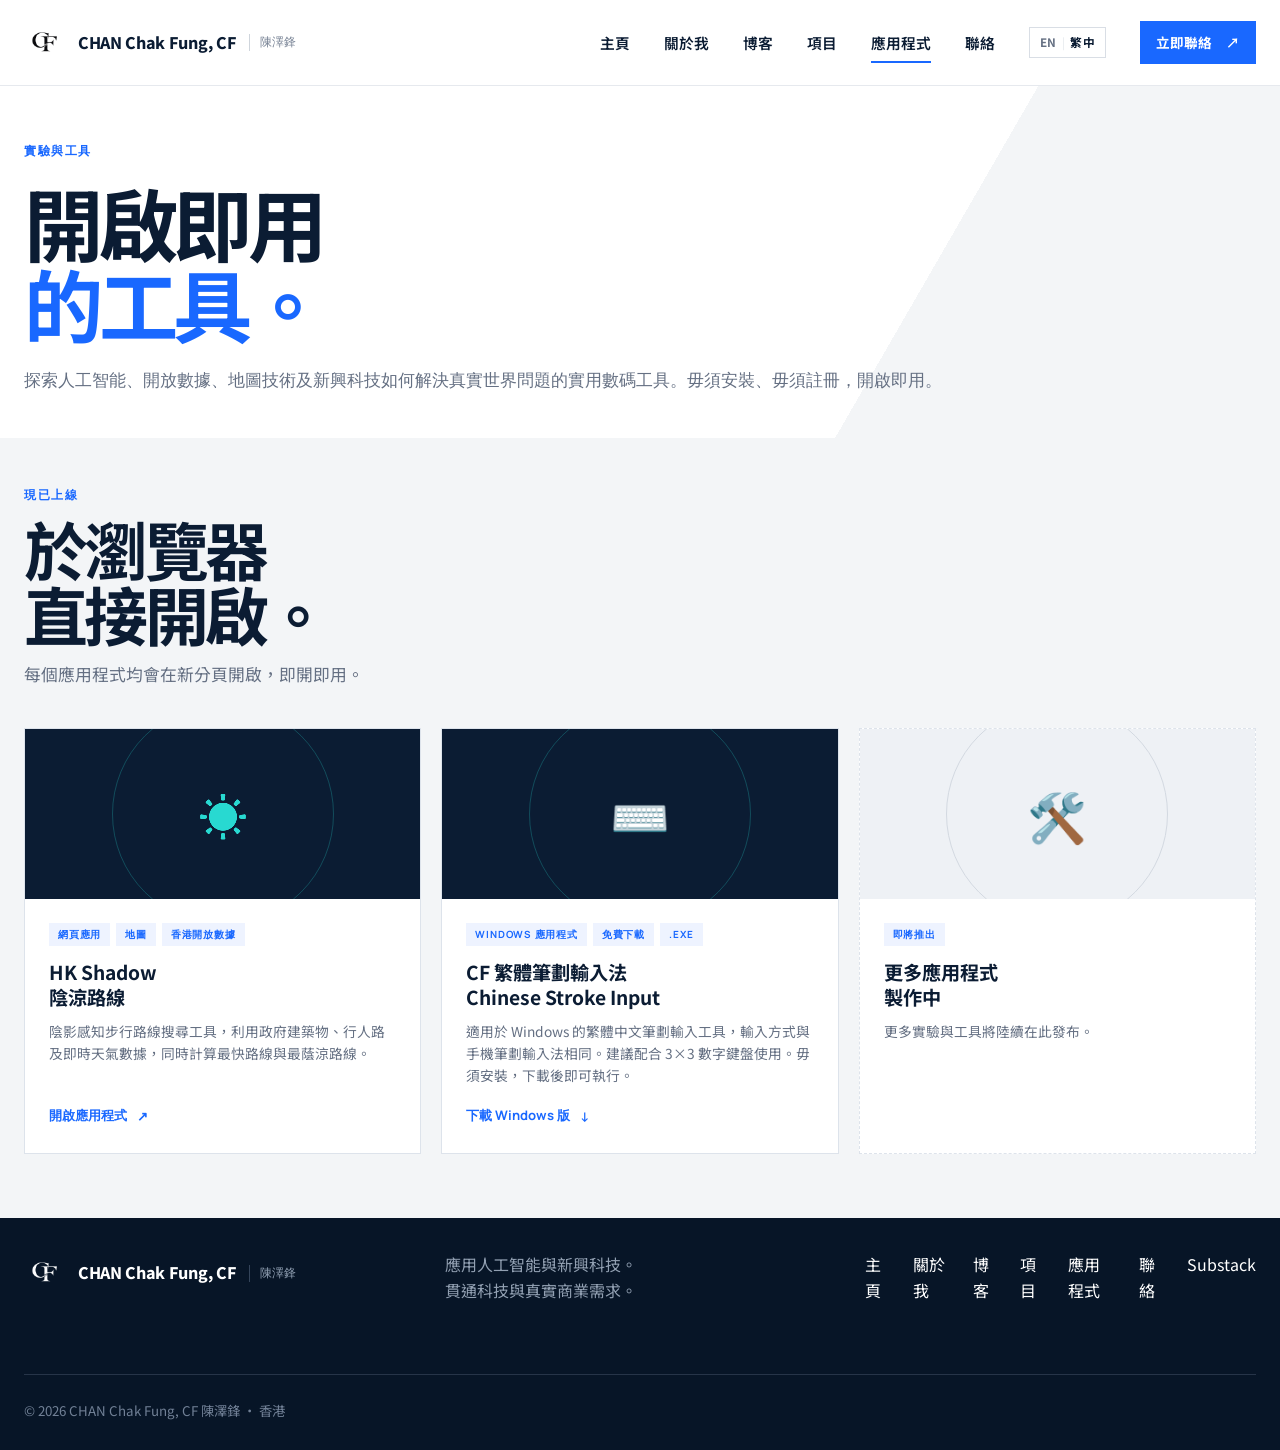
<file: apps-zh.html>
<!doctype html>
<html lang="zh-Hant">
<head>
<!-- Google Tag Manager -->
  <script async src="https://www.googletagmanager.com/gtm.js?id=GTM-PJLJ8HB4"></script>
  <script>
    window.dataLayer = window.dataLayer || [];
    function gtag(){dataLayer.push(arguments);}
    gtag('js', new Date());
  </script>
<meta charset="UTF-8">
<meta name="viewport" content="width=device-width, initial-scale=1.0">
<meta name="description" content="陳澤鋒（CF Chan）開發的實驗與工具——探索人工智能、開放數據及地圖技術如何解決真實世界問題的實用數碼工具，毋須安裝，開啟即用。">
<meta name="keywords" content="陳澤鋒 應用程式, CF Chan apps, HK Shadow, 陰涼路線, 香港 遮蔭 步行路線, 香港開放數據 應用, AI 網頁應用, 應用人工智能 實驗, 地圖工具 香港, AI 輔助開發, 生成式 AI 應用, 香港開放數據, 地理空間應用, GIS 香港">
<meta name="author" content="Chan Chak Fung">
<meta name="robots" content="index, follow">
<link rel="canonical" href="https://chancf.com/apps-zh.html">
<link rel="alternate" hreflang="en-HK" href="https://chancf.com/apps.html">
<link rel="alternate" hreflang="zh-Hant-HK" href="https://chancf.com/apps-zh.html">
<link rel="alternate" hreflang="x-default" href="https://chancf.com/apps.html">
<meta property="og:type" content="website">
<meta property="og:url" content="https://chancf.com/apps-zh.html">
<meta property="og:title" content="實驗與工具 — 陳澤鋒 CF Chan">
<meta property="og:description" content="陳澤鋒（CF Chan）開發的實驗與工具——探索人工智能、開放數據及地圖技術如何解決真實世界問題。">
<meta property="og:image" content="https://chancf.com/assets/portrait.jpeg">
<meta property="og:image:alt" content="陳澤鋒應用程式">
<meta property="og:site_name" content="陳澤鋒 CF Chan">
<meta property="og:locale" content="zh_HK">
<meta name="twitter:card" content="summary_large_image">
<meta name="twitter:title" content="實驗與工具 — 陳澤鋒 CF Chan">
<meta name="twitter:description" content="陳澤鋒（CF Chan）開發的實驗與工具，探索AI、開放數據及地圖技術如何解決真實世界問題。">
<meta name="twitter:image" content="https://chancf.com/assets/portrait.jpeg">
<script type="application/ld+json" data-entity-schema>{"@context":"https://schema.org","@type":"CollectionPage","name":"實驗與工具 — 陳澤鋒","description":"陳澤鋒開發的實驗與工具。","url":"https://chancf.com/apps-zh.html","inLanguage":"zh-Hant-HK","author":{"@type":"Person","@id":"https://chancf.com/#person","name":"Chan Chak Fung","alternateName":"陳澤鋒"},"mainEntity":{"@type":"ItemList","itemListElement":[{"@type":"ListItem","position":1,"item":{"@type":"WebApplication","name":"HK Shadow 陰涼路線","description":"以香港政府開放數據建構的陰影感知步行路線搜尋工具。","url":"https://chancf.com/apps/hk-shadow.html","applicationCategory":"UtilitiesApplication","operatingSystem":"任何裝置（瀏覽器）"}}]}}</script>
<title>實驗與工具 — 陳澤鋒 CF Chan</title>
<link rel="preconnect" href="https://fonts.googleapis.com">
<link rel="preconnect" href="https://fonts.gstatic.com" crossorigin>
<link href="https://fonts.googleapis.com/css2?family=DM+Sans:wght@400;500;600;700&family=Manrope:wght@500;600;700;800&family=Noto+Sans+TC:wght@400;500;700&display=swap" rel="stylesheet">
<link rel="icon" type="image/png" href="assets/cf-logo.png">
<link rel="apple-touch-icon" href="assets/cf-logo.png">
<link rel="stylesheet" href="assets/styles.css">
<style>
  body { font-family: "Noto Sans TC", "DM Sans", sans-serif; }
  h1, h2, h3, .brand { font-family: "Noto Sans TC", "Manrope", sans-serif; }
</style>
</head>
<body>
<header class="site-header">
<a class="brand" href="home-zh.html"><img src="assets/cf-logo.png" alt="" class="brand-logo" aria-hidden="true"> CHAN Chak Fung, CF <i>陳澤鋒</i></a>
<button class="menu-toggle" aria-expanded="false" aria-label="開啟選單"><span></span><span></span></button>
<nav class="nav"><a href="home-zh.html">主頁</a><a href="about-zh.html">關於我</a><a href="blog-zh.html">博客</a><a href="projects-zh.html">項目</a><a class="active" href="apps-zh.html">應用程式</a><a href="contact-zh.html">聯絡</a><span class="lang-switch"><a href="apps.html">EN</a><span class="lang-sep">|</span><a href="apps-zh.html" class="lang-active">繁中</a></span><a class="button button-small" href="contact-zh.html">立即聯絡 <span>↗</span></a></nav>
</header>
<main>
<section class="page-hero section-pad">
<p class="eyebrow reveal">實驗與工具</p>
<h1 class="reveal">開啟即用<br><em>的工具。</em></h1>
<p class="about-slogan-en reveal">探索人工智能、開放數據、地圖技術及新興科技如何解決真實世界問題的實用數碼工具。毋須安裝、毋須註冊，開啟即用。</p>
</section>
<section class="apps-section section-pad">
<div class="section-heading reveal">
<p class="eyebrow">現已上線</p>
<h2>於瀏覽器<br>直接開啟。</h2>
<p>每個應用程式均會在新分頁開啟，即開即用。</p>
</div>
<div class="apps-grid">
<a class="app-card reveal" href="apps/hk-shadow.html" target="_blank" rel="noopener">
<div class="app-card-visual"><span>☀️</span></div>
<div class="app-card-body">
<div class="app-card-tags"><span>網頁應用</span><span>地圖</span><span>香港開放數據</span></div>
<h3>HK Shadow<br>陰涼路線</h3>
<p>陰影感知步行路線搜尋工具，利用政府建築物、行人路及即時天氣數據，同時計算最快路線與最蔭涼路線。</p>
<span class="app-card-cta">開啟應用程式 <span>↗</span></span>
</div>
</a>
<a class="app-card reveal delay-1" href="apps/downloads/CFChinStrokeInput.exe" download data-disclaimer>
<div class="app-card-visual"><span>⌨️</span></div>
<div class="app-card-body">
<div class="app-card-tags"><span>Windows 應用程式</span><span>免費下載</span><span>.exe</span></div>
<h3>CF 繁體筆劃輸入法<br>Chinese Stroke Input</h3>
<p>適用於 Windows 的繁體中文筆劃輸入工具，輸入方式與手機筆劃輸入法相同。建議配合 3×3 數字鍵盤使用。毋須安裝，下載後即可執行。</p>
<span class="app-card-cta">下載 Windows 版 <span>↓</span></span>
</div>
</a>
<div class="app-card app-card-placeholder reveal delay-2">
<div class="app-card-visual"><span>🛠️</span></div>
<div class="app-card-body">
<div class="app-card-tags"><span>即將推出</span></div>
<h3>更多應用程式<br>製作中</h3>
<p>更多實驗與工具將陸續在此發布。</p>
</div>
</div>
</div>
</section>
</main>
<footer class="footer section-pad">
<a class="brand brand-light" href="home-zh.html"><img src="assets/cf-logo.png" alt="" class="brand-logo" aria-hidden="true"> CHAN Chak Fung, CF <i>陳澤鋒</i></a>
<p>應用人工智能與新興科技。<br>貫通科技與真實商業需求。</p>
<div><a href="home-zh.html">主頁</a><a href="about-zh.html">關於我</a><a href="blog-zh.html">博客</a><a href="projects-zh.html">項目</a><a href="apps-zh.html">應用程式</a><a href="contact-zh.html">聯絡</a><a href="https://cfchan.substack.com/" target="_blank" rel="noopener">Substack</a></div>
<small>© <span id="year"></span> CHAN Chak Fung, CF 陳澤鋒 · 香港</small>
</footer>
<script src="assets/script.js"></script>
</body>
</html>
</file>
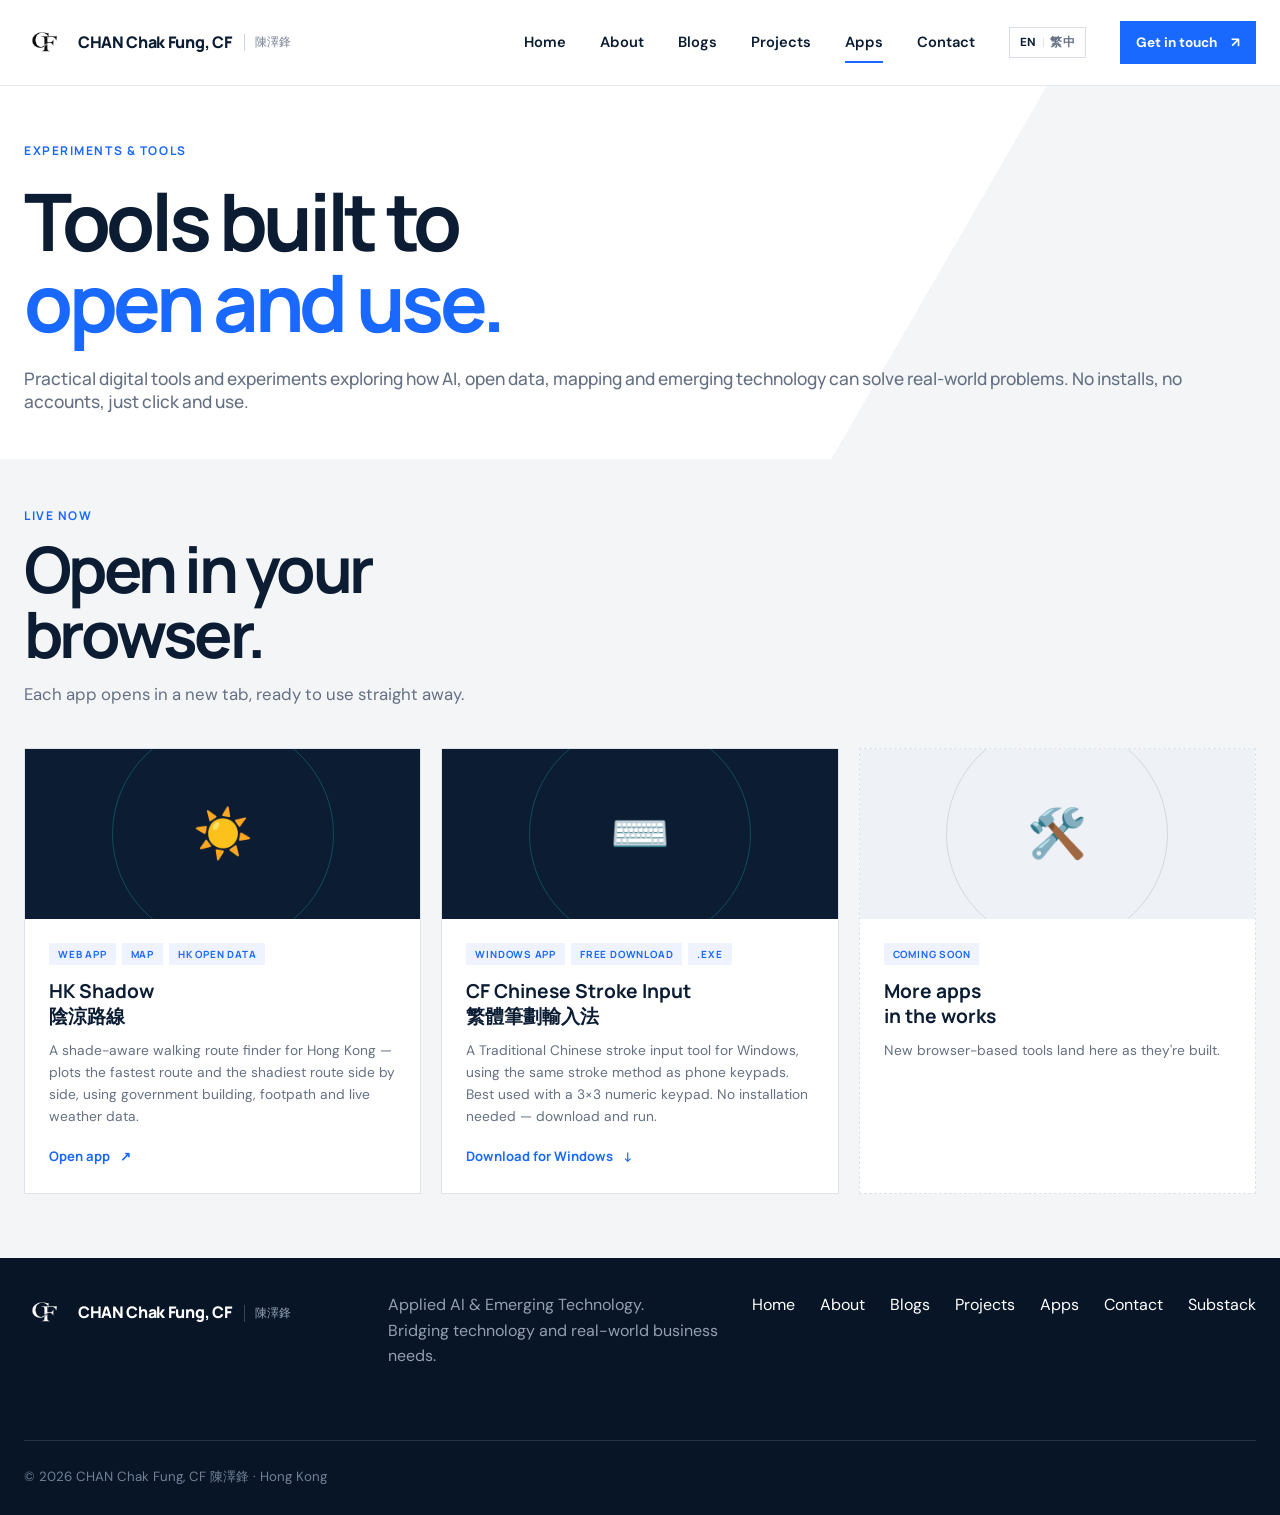
<file: apps.html>
<!doctype html>
<html lang="en">
<head>
<!-- Google Tag Manager -->
<script async src="https://www.googletagmanager.com/gtm.js?id=GTM-PJLJ8HB4"></script>
<script>
  window.dataLayer = window.dataLayer || [];
  function gtag(){dataLayer.push(arguments);}
  gtag('js', new Date());
</script>
<meta charset="UTF-8">
<meta name="viewport" content="width=device-width, initial-scale=1.0">
<meta name="description" content="Experiments & tools built by CF Chan (Chan Chak Fung) — practical digital tools exploring how AI, open data and mapping can solve real-world problems. No installs, open directly in your browser.">
<meta name="keywords" content="CF Chan apps, Chan Chak Fung apps, HK Shadow, Hong Kong shade walking route, 陰涼路線, Hong Kong open data app, AI web app, browser-based tools, applied AI experiments, mapping app Hong Kong, AI-assisted development, vibe coding, generative AI app, open data Hong Kong, geospatial app, GIS Hong Kong">
<meta name="author" content="Chan Chak Fung">
<meta name="robots" content="index, follow">
<link rel="canonical" href="https://chancf.com/apps.html">
<link rel="alternate" hreflang="en-HK" href="https://chancf.com/apps.html">
<link rel="alternate" hreflang="zh-Hant-HK" href="https://chancf.com/apps-zh.html">
<link rel="alternate" hreflang="x-default" href="https://chancf.com/apps.html">
<!-- Open Graph -->
<meta property="og:type" content="website">
<meta property="og:url" content="https://chancf.com/apps.html">
<meta property="og:title" content="Experiments & Tools — CF Chan 陳澤鋒">
<meta property="og:description" content="Practical digital tools and experiments by CF Chan, exploring how AI, open data and mapping can solve real-world problems. No installs required.">
<meta property="og:image" content="https://chancf.com/assets/portrait.jpeg">
<meta property="og:image:width" content="1200">
<meta property="og:image:height" content="630">
<meta property="og:image:alt" content="CF Chan 陳澤鋒 Apps">
<meta property="og:site_name" content="CF Chan 陳澤鋒">
<meta property="og:locale" content="en_HK">
<!-- Twitter Card -->
<meta name="twitter:card" content="summary_large_image">
<meta name="twitter:title" content="Experiments & Tools — CF Chan 陳澤鋒">
<meta name="twitter:description" content="Practical digital tools and experiments by CF Chan, exploring how AI, open data and mapping can solve real-world problems.">
<meta name="twitter:image" content="https://chancf.com/assets/portrait.jpeg">
<!-- JSON-LD Structured Data -->
<script type="application/ld+json" data-entity-schema>{"@context":"https://schema.org","@type":"CollectionPage","name":"Experiments & Tools — CF Chan","description":"Practical digital tools and experiments built by Chan Chak Fung.","url":"https://chancf.com/apps.html","author":{"@type":"Person","@id":"https://chancf.com/#person","name":"Chan Chak Fung","alternateName":"陳澤鋒"},"mainEntity":{"@type":"ItemList","itemListElement":[{"@type":"ListItem","position":1,"item":{"@type":"WebApplication","name":"HK Shadow 陰涼路線","description":"A shade-aware walking route finder for Hong Kong, built on government open data.","url":"https://chancf.com/apps/hk-shadow.html","applicationCategory":"UtilitiesApplication","operatingSystem":"Any (browser-based)"}}]}}</script>
<title>Experiments & Tools — CF Chan 陳澤鋒</title>
<link rel="preconnect" href="https://fonts.googleapis.com">
<link rel="preconnect" href="https://fonts.gstatic.com" crossorigin>
<link href="https://fonts.googleapis.com/css2?family=DM+Sans:wght@400;500;600;700&family=Manrope:wght@500;600;700;800&display=swap" rel="stylesheet">
<link rel="icon" type="image/png" href="assets/cf-logo.png">
<link rel="apple-touch-icon" href="assets/cf-logo.png">
<link rel="stylesheet" href="assets/styles.css">
</head>
<body>
<header class="site-header">
<a class="brand" href="home.html">
<img src="assets/cf-logo.png" alt="" class="brand-logo" aria-hidden="true"> CHAN Chak Fung, CF <i>陳澤鋒</i>
</a>
<button class="menu-toggle" aria-expanded="false" aria-label="Open menu">
<span>
</span>
<span>
</span>
</button>
<nav class="nav">
<a href="home.html">Home</a>
<a href="about.html">About</a>
<a href="blog.html">Blogs</a>
<a href="projects.html">Projects</a>
<a class="active" href="apps.html">Apps</a>
<a href="contact.html">Contact</a>
<span class="lang-switch">
<a href="apps.html" class="lang-active">EN</a>
<span class="lang-sep">|</span>
<a href="apps-zh.html">繁中</a>
</span>
<a class="button button-small" href="contact.html">Get in touch <span>↗</span>
</a>
</nav>
</header>
<main>
<section class="page-hero section-pad">
<p class="eyebrow reveal">Experiments & tools</p>
<h1 class="reveal">Tools built to <br>
<em>open and use.</em>
</h1>
<p class="about-slogan-en reveal">Practical digital tools and experiments exploring how AI, open data, mapping and emerging technology can solve real-world problems. No installs, no accounts, just click and use.</p>
</section>
<section class="apps-section section-pad">
<div class="section-heading reveal">
<p class="eyebrow">Live now</p>
<h2>Open in your <br>browser.</h2>
<p>Each app opens in a new tab, ready to use straight away.</p>
</div>
<div class="apps-grid">
<a class="app-card reveal" href="apps/hk-shadow.html" target="_blank" rel="noopener">
<div class="app-card-visual"><span>☀️</span></div>
<div class="app-card-body">
<div class="app-card-tags"><span>Web App</span><span>Map</span><span>HK Open Data</span></div>
<h3>HK Shadow <br>陰涼路線</h3>
<p>A shade-aware walking route finder for Hong Kong — plots the fastest route and the shadiest route side by side, using government building, footpath and live weather data.</p>
<span class="app-card-cta">Open app <span>↗</span></span>
</div>
</a>
<a class="app-card reveal delay-1" href="apps/downloads/CFChinStrokeInput.exe" download data-disclaimer>
<div class="app-card-visual"><span>⌨️</span></div>
<div class="app-card-body">
<div class="app-card-tags"><span>Windows App</span><span>Free download</span><span>.exe</span></div>
<h3>CF Chinese Stroke Input <br>繁體筆劃輸入法</h3>
<p>A Traditional Chinese stroke input tool for Windows, using the same stroke method as phone keypads. Best used with a 3×3 numeric keypad. No installation needed — download and run.</p>
<span class="app-card-cta">Download for Windows <span>↓</span></span>
</div>
</a>
<div class="app-card app-card-placeholder reveal delay-2">
<div class="app-card-visual"><span>🛠️</span></div>
<div class="app-card-body">
<div class="app-card-tags"><span>Coming soon</span></div>
<h3>More apps<br>in the works</h3>
<p>New browser-based tools land here as they're built.</p>
</div>
</div>
</div>
</section>
</main>
<footer class="footer section-pad">
<a class="brand brand-light" href="home.html">
<img src="assets/cf-logo.png" alt="" class="brand-logo" aria-hidden="true"> CHAN Chak Fung, CF <i>陳澤鋒</i>
</a>
<p>Applied AI & Emerging Technology.<br>Bridging technology and real-world business needs.</p>
<div>
<a href="home.html">Home</a>
<a href="about.html">About</a>
<a href="blog.html">Blogs</a>
<a href="projects.html">Projects</a>
<a href="apps.html">Apps</a>
<a href="contact.html">Contact</a>
<a href="https://cfchan.substack.com/" target="_blank" rel="noopener">Substack</a>
</div>
<small>© <span id="year">
</span>  CHAN Chak Fung, CF 陳澤鋒 · Hong Kong</small>
</footer>
<script src="assets/script.js">
</script>
</body>
</html>
</file>
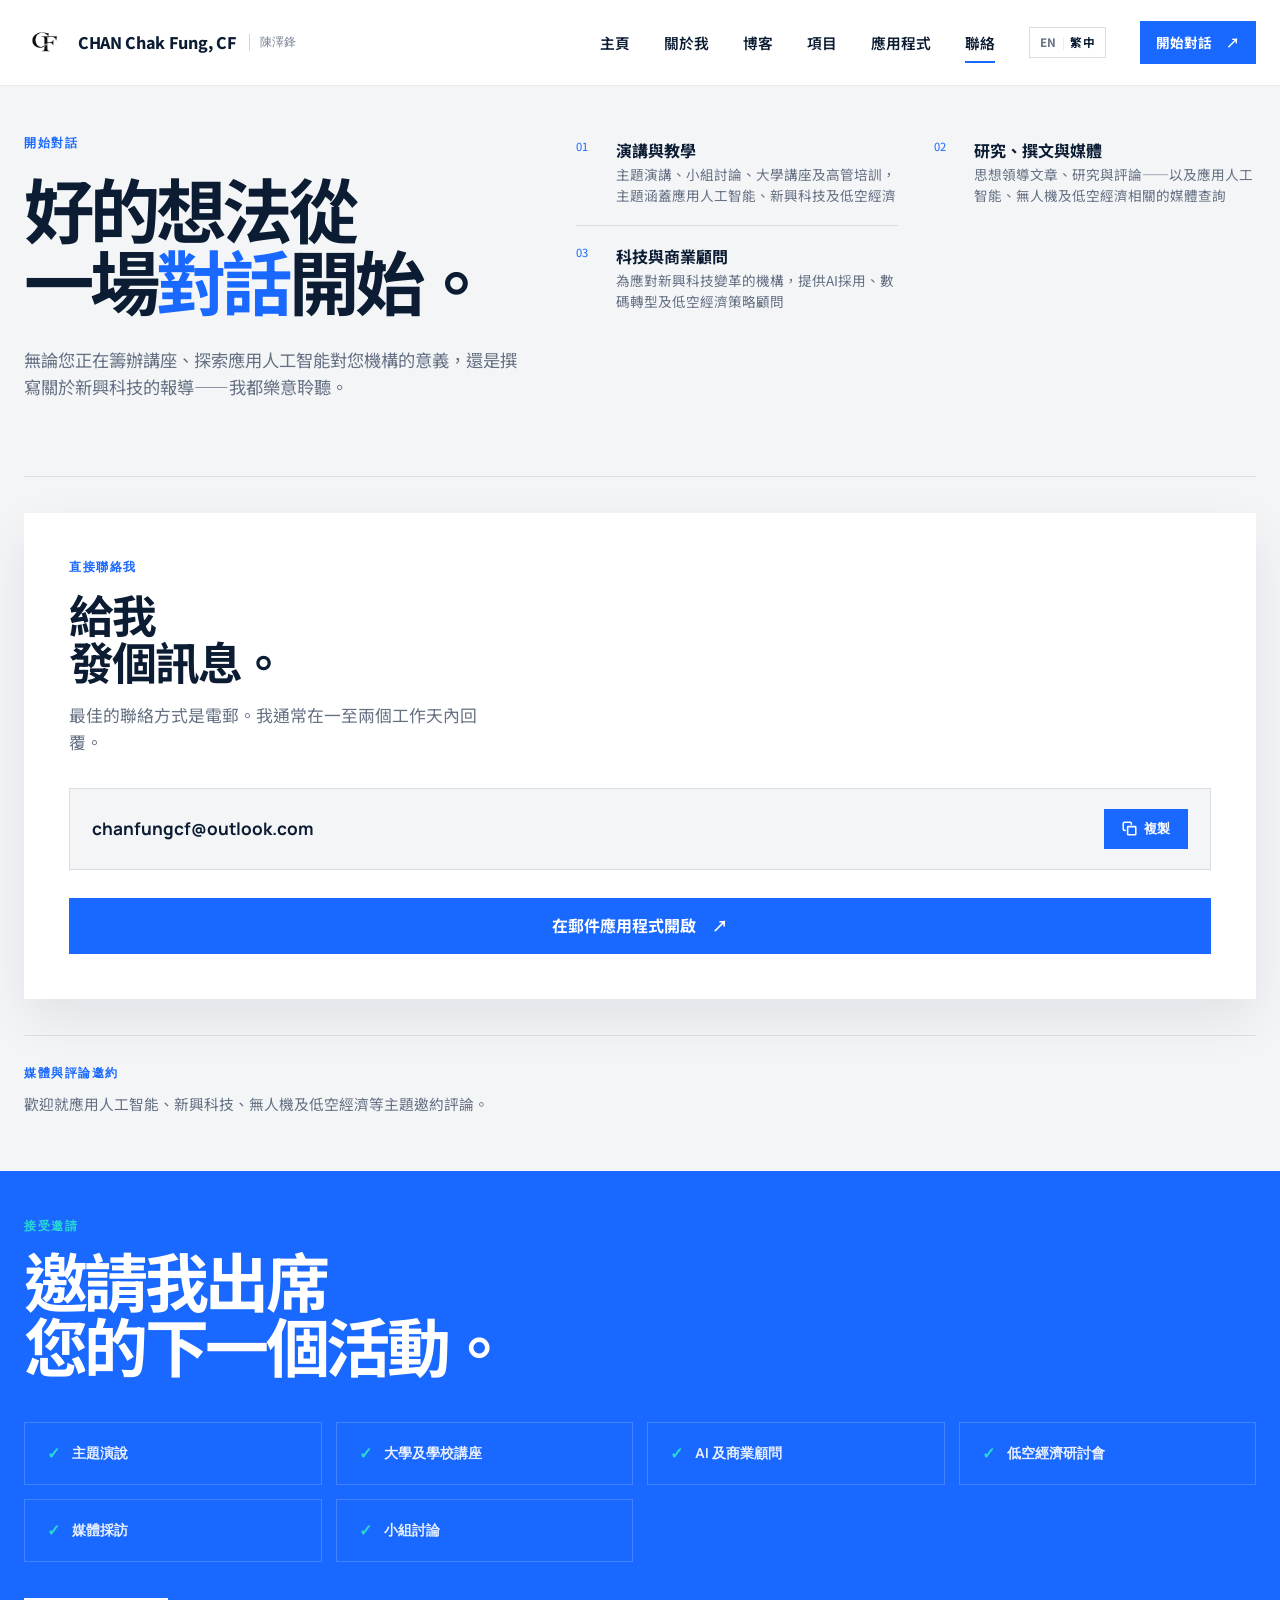
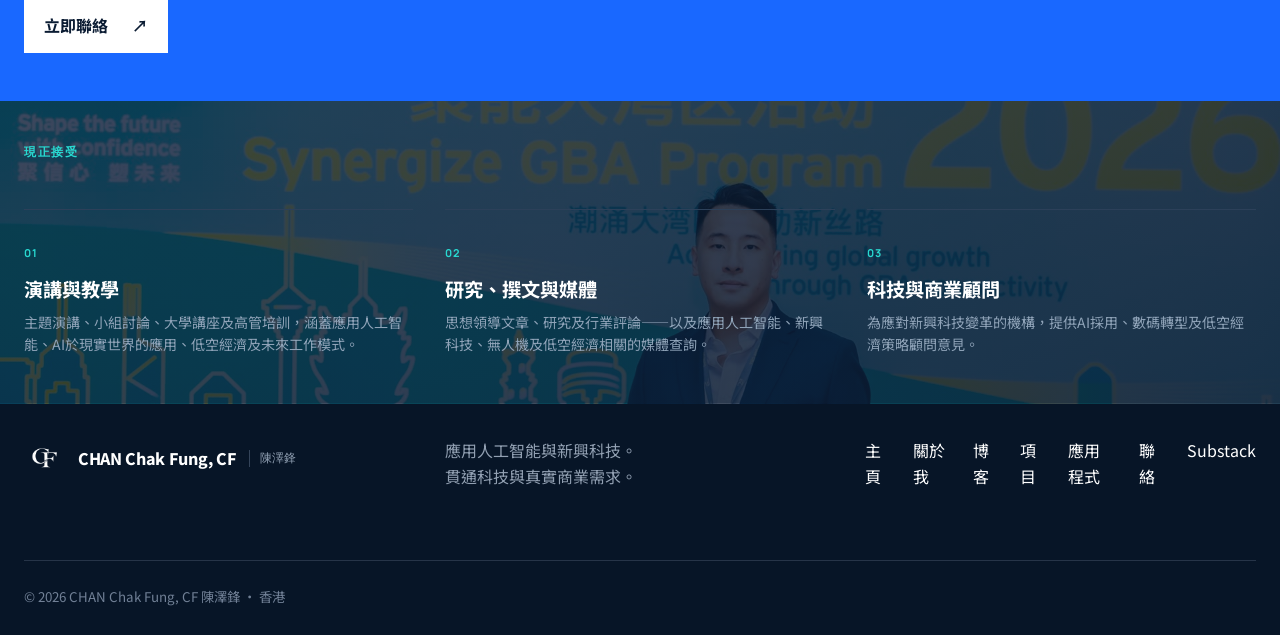
<file: contact-zh.html>
<!doctype html>
<html lang="zh-Hant">
<head>
<!-- Google Tag Manager -->
  <script async src="https://www.googletagmanager.com/gtm.js?id=GTM-PJLJ8HB4"></script>
  <script>
    window.dataLayer = window.dataLayer || [];
    function gtag(){dataLayer.push(arguments);}
    gtag('js', new Date());
  </script>
<meta charset="UTF-8">
<meta name="viewport" content="width=device-width, initial-scale=1.0">
<meta name="description" content="邀請陳澤鋒（CF Chan）就應用人工智能、新興科技及低空經濟發表演講、撰文或提供顧問意見。">
<meta name="keywords" content="聯絡陳澤鋒, 邀請 AI 講者 香港, 應用人工智能 講者, 低空經濟 講者, 無人機行業 講者, 大學 客席講座, 高管教育 AI, 科技顧問 香港, AI 顧問 香港, 科技評論 媒體查詢, AI 主題演講, 低空經濟顧問, 無人機顧問 香港, AI 企業培訓工作坊, AI 研討會 香港, 高管教育講者, 專題小組討論, 工程科技顧問, 數碼轉型顧問, LAE 講者, 低空經濟 主題演講, 無人機行業顧問, 生成式 AI 講者, 代理式 AI 工作坊, AI 策略顧問 香港, LLM 企業培訓">
<meta name="author" content="Chan Chak Fung">
<meta name="robots" content="index, follow">
<link rel="canonical" href="https://chancf.com/contact-zh.html">
<link rel="alternate" hreflang="en-HK" href="https://chancf.com/contact.html">
<link rel="alternate" hreflang="zh-Hant-HK" href="https://chancf.com/contact-zh.html">
<link rel="alternate" hreflang="x-default" href="https://chancf.com/contact.html">
<meta property="og:type" content="website">
<meta property="og:url" content="https://chancf.com/contact-zh.html">
<meta property="og:title" content="聯絡陳澤鋒 CF Chan — 演講、撰文與科技顧問">
<meta property="og:description" content="邀請陳澤鋒就應用人工智能、新興科技及低空經濟發表演講、撰文或提供顧問意見。現居香港。">
<meta property="og:image" content="https://chancf.com/assets/portrait.jpeg">
<meta property="og:image:alt" content="聯絡陳澤鋒">
<meta property="og:site_name" content="陳澤鋒 CF Chan">
<meta property="og:locale" content="zh_HK">
<meta name="twitter:card" content="summary_large_image">
<meta name="twitter:title" content="聯絡陳澤鋒 CF Chan — 演講、撰文與科技顧問">
<meta name="twitter:description" content="邀請陳澤鋒就應用人工智能、新興科技及低空經濟發表演講、撰文或提供顧問意見。">
<meta name="twitter:image" content="https://chancf.com/assets/portrait.jpeg">
<script type="application/ld+json" data-entity-schema>{"@context":"https://schema.org","@type":"ContactPage","name":"聯絡陳澤鋒","description":"就演講與教學、研究撰文與媒體、或科技與商業顧問聯絡陳澤鋒。","url":"https://chancf.com/contact-zh.html","inLanguage":"zh-Hant-HK","mainEntity":{"@type":"Person","@id":"https://chancf.com/#person","name":"Chan Chak Fung","alternateName":["CF Chan","陳澤鋒"],"email":"chanfungcf@outlook.com","address":{"@type":"PostalAddress","addressLocality":"香港","addressCountry":"HK"},"availableService":[{"@type":"Service","name":"演講與教學"},{"@type":"Service","name":"研究、撰文與媒體"},{"@type":"Service","name":"科技與商業顧問"}]}}</script>
<title>聯絡 — 陳澤鋒 CF Chan</title>
<link rel="preconnect" href="https://fonts.googleapis.com">
<link rel="preconnect" href="https://fonts.gstatic.com" crossorigin>
<link href="https://fonts.googleapis.com/css2?family=DM+Sans:wght@400;500;600;700&family=Manrope:wght@500;600;700;800&family=Noto+Sans+TC:wght@400;500;700&display=swap" rel="stylesheet">
<link rel="icon" type="image/png" href="assets/cf-logo.png">
<link rel="apple-touch-icon" href="assets/cf-logo.png">
<link rel="stylesheet" href="assets/styles.css">
<style>body{font-family:"Noto Sans TC","DM Sans",sans-serif}h1,h2,h3,.brand{font-family:"Noto Sans TC","Manrope",sans-serif}</style>
</head>
<body class="contact-page">
<header class="site-header">
<a class="brand" href="home-zh.html"><img src="assets/cf-logo.png" alt="" class="brand-logo" aria-hidden="true"> CHAN Chak Fung, CF <i>陳澤鋒</i></a>
<button class="menu-toggle" aria-expanded="false" aria-label="開啟選單"><span></span><span></span></button>
<nav class="nav">
<a href="home-zh.html">主頁</a>
<a href="about-zh.html">關於我</a>
<a href="blog-zh.html">博客</a>
<a href="projects-zh.html">項目</a>
<a href="apps-zh.html">應用程式</a>
<a class="active" href="contact-zh.html">聯絡</a>
<span class="lang-switch">
<a href="contact.html">EN</a>
<span class="lang-sep">|</span>
<a href="contact-zh.html" class="lang-active">繁中</a>
</span>
<a class="button button-small" href="#contact-form">開始對話 <span>↗</span></a>
</nav>
</header>
<main>
<section class="contact-layout section-pad">
<div class="contact-intro reveal">
<p class="eyebrow">開始對話</p>
<h1>好的想法從<br>一場<em>對話</em>開始。</h1>
<p>無論您正在籌辦講座、探索應用人工智能對您機構的意義，還是撰寫關於新興科技的報導——我都樂意聆聽。</p>
</div>
<div class="contact-options reveal delay-1">
<div>
<span>01</span>
<p><strong>演講與教學</strong>主題演講、小組討論、大學講座及高管培訓，主題涵蓋應用人工智能、新興科技及低空經濟</p>
</div>
<div>
<span>02</span>
<p><strong>研究、撰文與媒體</strong>思想領導文章、研究與評論——以及應用人工智能、無人機及低空經濟相關的媒體查詢</p>
</div>
<div>
<span>03</span>
<p><strong>科技與商業顧問</strong>為應對新興科技變革的機構，提供AI採用、數碼轉型及低空經濟策略顧問</p>
</div>
</div>
<div class="email-card-row reveal delay-2" id="contact-form">
<div class="email-card">
<p class="eyebrow">直接聯絡我</p>
<h2 class="email-card-title">給我<br>發個訊息。</h2>
<p class="email-card-sub">最佳的聯絡方式是電郵。我通常在一至兩個工作天內回覆。</p>
<div class="email-row">
<span class="email-addr">chanfungcf@outlook.com</span>
<button class="copy-btn" id="copy-btn" data-copied="已複製！" aria-label="複製電郵地址">
<svg width="15" height="15" viewBox="0 0 24 24" fill="none" stroke="currentColor" stroke-width="2.5" stroke-linecap="round" stroke-linejoin="round" aria-hidden="true">
<rect x="9" y="9" width="13" height="13" rx="1"/>
<path d="M5 15H4a2 2 0 01-2-2V4a2 2 0 012-2h9a2 2 0 012 2v1"/>
</svg>
<span class="copy-label">複製</span>
</button>
</div>
<a class="button email-open-btn" href="mailto:chanfungcf@outlook.com">在郵件應用程式開啟 <span>↗</span></a>
</div>
<!-- 媒體工具包預留位置：日後備妥個人照／簡介／評論範疇等資料後，於此加入連結。 -->
<div class="media-note">
<p class="eyebrow">媒體與評論邀約</p>
<p>歡迎就應用人工智能、新興科技、無人機及低空經濟等主題邀約評論。</p>
</div>
</div>
</section>
<section class="invite-section section-pad">
<div class="invite-header reveal">
<p class="eyebrow light">接受邀請</p>
<h2>邀請我出席<br>您的下一個活動。</h2>
</div>
<div class="invite-grid">
<div class="invite-item reveal">主題演說</div>
<div class="invite-item reveal delay-1">大學及學校講座</div>
<div class="invite-item reveal delay-2">AI 及商業顧問</div>
<div class="invite-item reveal">低空經濟研討會</div>
<div class="invite-item reveal delay-1">媒體採訪</div>
<div class="invite-item reveal delay-2">小組討論</div>
</div>
<a class="button button-light" href="#contact-form">立即聯絡 <span>↗</span></a>
</section>
<section class="contact-open section-pad section-photo-bg bg-ey-gba">
<p class="eyebrow light">現正接受</p>
<div class="contact-open-grid">
<div>
<span>01</span>
<h3>演講與教學</h3>
<p>主題演講、小組討論、大學講座及高管培訓，涵蓋應用人工智能、AI於現實世界的應用、低空經濟及未來工作模式。</p>
</div>
<div>
<span>02</span>
<h3>研究、撰文與媒體</h3>
<p>思想領導文章、研究及行業評論——以及應用人工智能、新興科技、無人機及低空經濟相關的媒體查詢。</p>
</div>
<div>
<span>03</span>
<h3>科技與商業顧問</h3>
<p>為應對新興科技變革的機構，提供AI採用、數碼轉型及低空經濟策略顧問意見。</p>
</div>
</div>
</section>
</main>
<footer class="footer section-pad">
<a class="brand brand-light" href="home-zh.html"><img src="assets/cf-logo.png" alt="" class="brand-logo" aria-hidden="true"> CHAN Chak Fung, CF <i>陳澤鋒</i></a>
<p>應用人工智能與新興科技。<br>貫通科技與真實商業需求。</p>
<div><a href="home-zh.html">主頁</a><a href="about-zh.html">關於我</a><a href="blog-zh.html">博客</a><a href="projects-zh.html">項目</a><a href="apps-zh.html">應用程式</a><a href="contact-zh.html">聯絡</a><a href="https://cfchan.substack.com/" target="_blank" rel="noopener">Substack</a></div>
<small>© <span id="year"></span> CHAN Chak Fung, CF 陳澤鋒 · 香港</small>
</footer>
<script src="assets/script.js"></script>
</body>
</html>
</file>
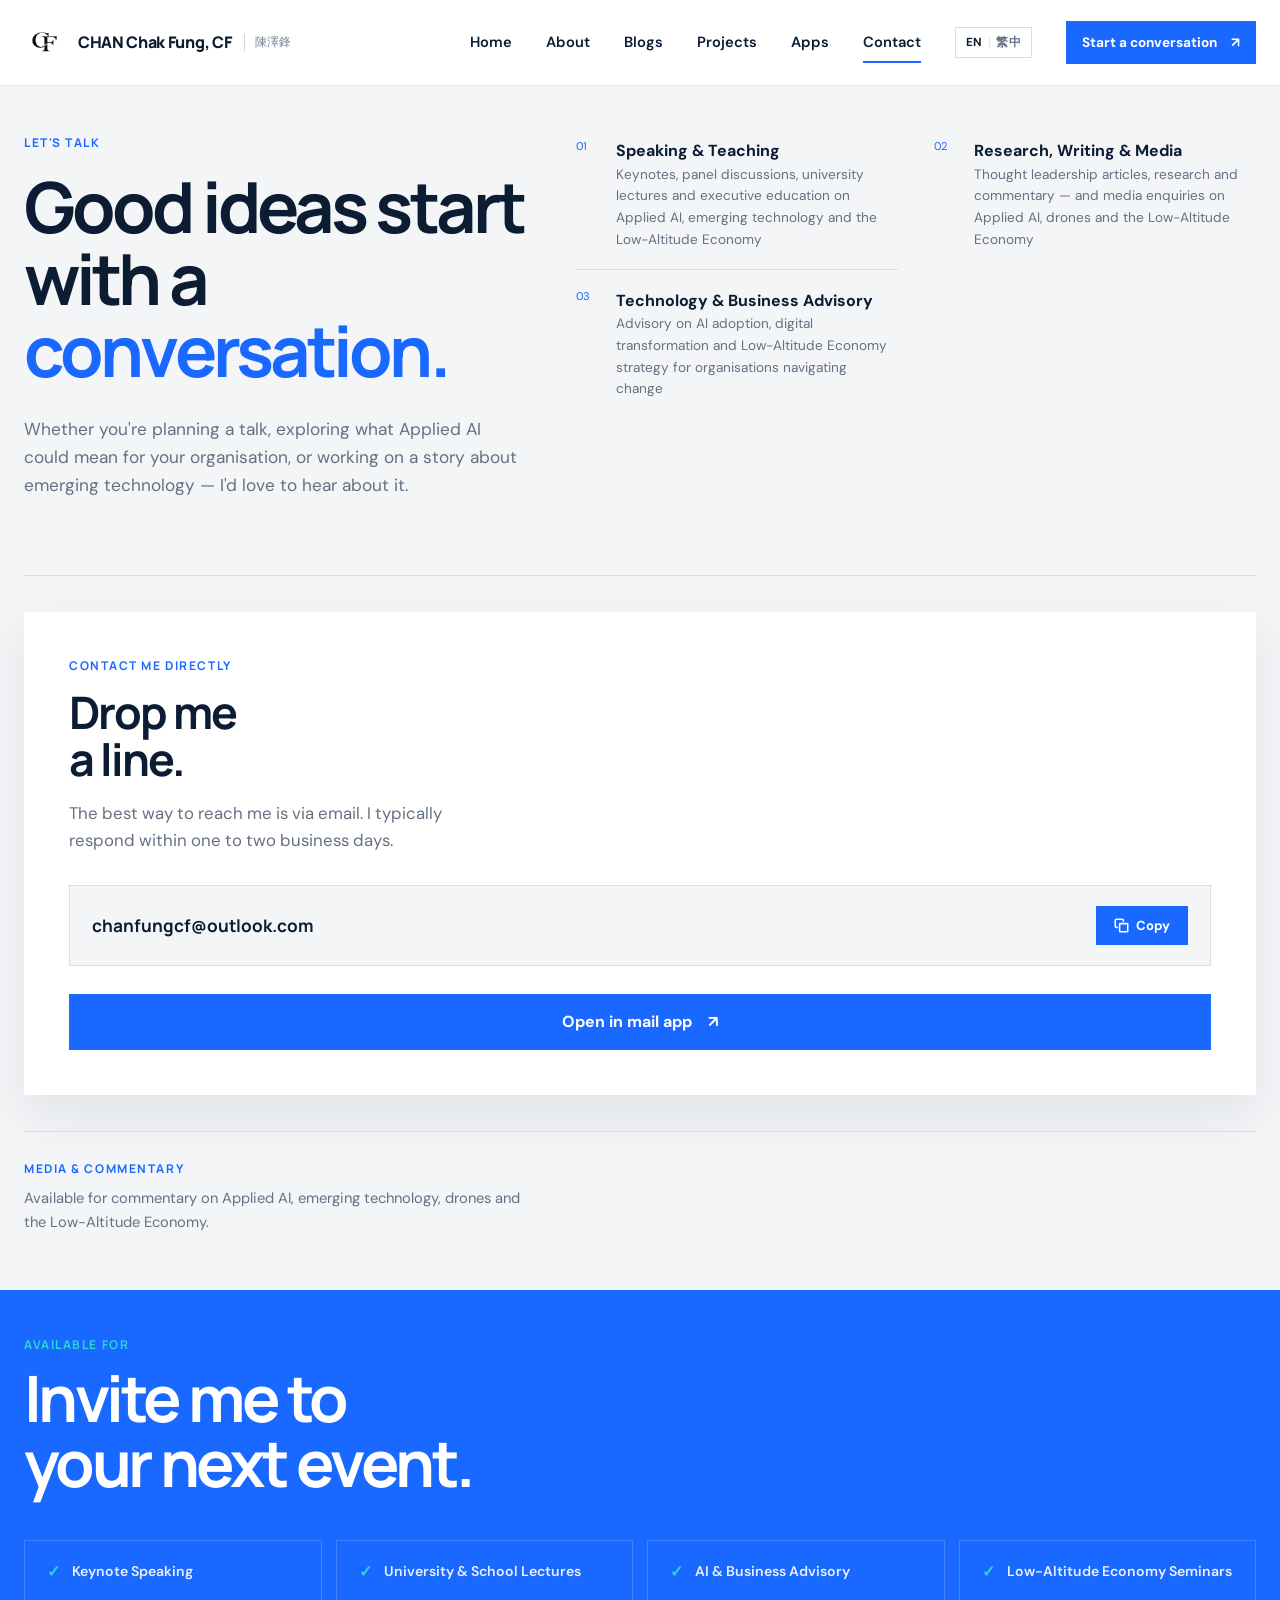
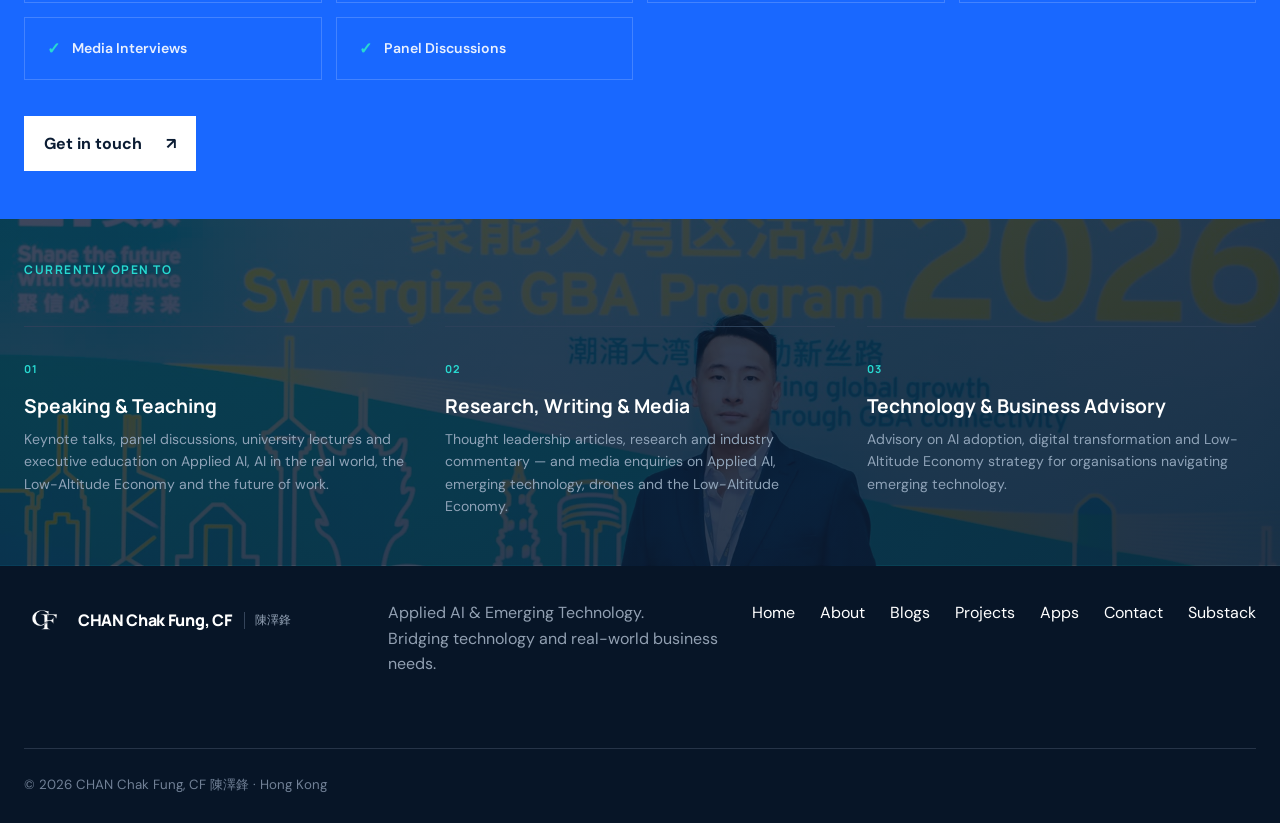
<file: contact.html>
<!doctype html>
<html lang="en">
<head>
<!-- Google Tag Manager -->
  <script async src="https://www.googletagmanager.com/gtm.js?id=GTM-PJLJ8HB4"></script>
  <script>
    window.dataLayer = window.dataLayer || [];
    function gtag(){dataLayer.push(arguments);}
    gtag('js', new Date());
  </script>
<meta charset="UTF-8">
<meta name="viewport" content="width=device-width, initial-scale=1.0">
<meta name="description" content="Invite CF Chan to speak, write or advise on Applied AI, emerging technology and the Low-Altitude Economy.">
<meta name="keywords" content="contact CF Chan, contact Chan Chak Fung, hire AI keynote speaker Hong Kong, Applied AI speaker, Low-Altitude Economy speaker, drone industry speaker, university guest lecture Hong Kong, executive education AI, technology advisory Hong Kong, AI consultant Hong Kong, technology commentator media enquiry, AI keynote speaker, Low-Altitude Economy consultant, drone consultant Hong Kong, AI workshop corporate training, AI seminar Hong Kong, executive education speaker, panel discussion technology, engineering technology advisory, digital transformation consultant Hong Kong, LAE speaker, low altitude economy keynote, drone industry consultant, generative AI speaker, agentic AI workshop, AI strategy consultant Hong Kong, LLM training corporate">
<meta name="author" content="Chan Chak Fung">
<meta name="robots" content="index, follow">
<link rel="canonical" href="https://chancf.com/contact.html">
<link rel="alternate" hreflang="en-HK" href="https://chancf.com/contact.html">
<link rel="alternate" hreflang="zh-Hant-HK" href="https://chancf.com/contact-zh.html">
<link rel="alternate" hreflang="x-default" href="https://chancf.com/contact.html">
<!-- Open Graph -->
<meta property="og:type" content="website">
<meta property="og:url" content="https://chancf.com/contact.html">
<meta property="og:title" content="Contact CF Chan 陳澤鋒 — Speaking, Writing & Technology Advisory">
<meta property="og:description" content="Invite CF Chan to speak, write or advise on Applied AI, emerging technology and the Low-Altitude Economy. Based in Hong Kong.">
<meta property="og:image" content="https://chancf.com/assets/portrait.jpeg">
<meta property="og:image:width" content="1200">
<meta property="og:image:height" content="630">
<meta property="og:image:alt" content="Contact CF Chan 陳澤鋒">
<meta property="og:site_name" content="CF Chan 陳澤鋒">
<meta property="og:locale" content="en_HK">
<!-- Twitter Card -->
<meta name="twitter:card" content="summary_large_image">
<meta name="twitter:title" content="Contact CF Chan 陳澤鋒 — Speaking, Writing & Technology Advisory">
<meta name="twitter:description" content="Invite CF Chan to speak, write or advise on Applied AI, emerging technology and the Low-Altitude Economy.">
<meta name="twitter:image" content="https://chancf.com/assets/portrait.jpeg">
<!-- JSON-LD Structured Data -->
<script type="application/ld+json" data-entity-schema>{"@context":"https://schema.org","@type":"ContactPage","name":"Contact CF Chan","description":"Get in touch with Chan Chak Fung for speaking & teaching, research, writing & media, or technology & business advisory.","url":"https://chancf.com/contact.html","mainEntity":{"@type":"Person","@id":"https://chancf.com/#person","name":"Chan Chak Fung","alternateName":"陳澤鋒","email":"chanfungcf@outlook.com","address":{"@type":"PostalAddress","addressLocality":"Hong Kong","addressCountry":"HK"},"availableService":[{"@type":"Service","name":"Speaking & Teaching"},{"@type":"Service","name":"Research, Writing & Media"},{"@type":"Service","name":"Technology & Business Advisory"}]}}</script>
<title>Contact — CF Chan 陳澤鋒</title>
<link rel="preconnect" href="https://fonts.googleapis.com">
<link rel="preconnect" href="https://fonts.gstatic.com" crossorigin>
<link href="https://fonts.googleapis.com/css2?family=DM+Sans:wght@400;500;600;700&family=Manrope:wght@500;600;700;800&display=swap" rel="stylesheet">
<link rel="icon" type="image/png" href="assets/cf-logo.png">
<link rel="apple-touch-icon" href="assets/cf-logo.png">
<link rel="stylesheet" href="assets/styles.css">
</head>
<body class="contact-page">
<header class="site-header">
<a class="brand" href="home.html"><img src="assets/cf-logo.png" alt="" class="brand-logo" aria-hidden="true"> CHAN Chak Fung, CF <i>陳澤鋒</i></a>
<button class="menu-toggle" aria-expanded="false" aria-label="Open menu"><span></span><span></span></button>
<nav class="nav">
<a href="home.html">Home</a>
<a href="about.html">About</a>
<a href="blog.html">Blogs</a>
<a href="projects.html">Projects</a>
<a href="apps.html">Apps</a>
<a class="active" href="contact.html">Contact</a>
<span class="lang-switch">
<a href="contact.html" class="lang-active">EN</a>
<span class="lang-sep">|</span>
<a href="contact-zh.html">繁中</a>
</span>
<a class="button button-small" href="#contact-form">Start a conversation <span>↗</span></a>
</nav>
</header>
<main>
<section class="contact-layout section-pad">
<div class="contact-intro reveal">
<p class="eyebrow">Let's talk</p>
<h1>Good ideas start <br>with a <em>conversation.</em></h1>
<p>Whether you're planning a talk, exploring what Applied AI could mean for your organisation, or working on a story about emerging technology — I'd love to hear about it.</p>
</div>
<div class="contact-options reveal delay-1">
<div>
<span>01</span>
<p><strong>Speaking & Teaching</strong>Keynotes, panel discussions, university lectures and executive education on Applied AI, emerging technology and the Low-Altitude Economy</p>
</div>
<div>
<span>02</span>
<p><strong>Research, Writing & Media</strong>Thought leadership articles, research and commentary — and media enquiries on Applied AI, drones and the Low-Altitude Economy</p>
</div>
<div>
<span>03</span>
<p><strong>Technology & Business Advisory</strong>Advisory on AI adoption, digital transformation and Low-Altitude Economy strategy for organisations navigating change</p>
</div>
</div>
<div class="email-card-row reveal delay-2" id="contact-form">
<div class="email-card">
<p class="eyebrow">Contact me directly</p>
<h2 class="email-card-title">Drop me<br>a line.</h2>
<p class="email-card-sub">The best way to reach me is via email. I typically respond within one to two business days.</p>
<div class="email-row">
<span class="email-addr">chanfungcf@outlook.com</span>
<button class="copy-btn" id="copy-btn" aria-label="Copy email address">
<svg width="15" height="15" viewBox="0 0 24 24" fill="none" stroke="currentColor" stroke-width="2.5" stroke-linecap="round" stroke-linejoin="round" aria-hidden="true">
<rect x="9" y="9" width="13" height="13" rx="1"/>
<path d="M5 15H4a2 2 0 01-2-2V4a2 2 0 012-2h9a2 2 0 012 2v1"/>
</svg>
<span class="copy-label">Copy</span>
</button>
</div>
<a class="button email-open-btn" href="mailto:chanfungcf@outlook.com">Open in mail app <span>↗</span></a>
</div>
<!-- Media kit placeholder: when a headshot/bio/commentary-areas kit exists, link it here. -->
<div class="media-note">
<p class="eyebrow">Media & commentary</p>
<p>Available for commentary on Applied AI, emerging technology, drones and the Low-Altitude Economy.</p>
</div>
</div>
</section>
<section class="invite-section section-pad">
<div class="invite-header reveal">
<p class="eyebrow light">Available for</p>
<h2>Invite me to<br>your next event.</h2>
</div>
<div class="invite-grid">
<div class="invite-item reveal">Keynote Speaking</div>
<div class="invite-item reveal delay-1">University & School Lectures</div>
<div class="invite-item reveal delay-2">AI & Business Advisory</div>
<div class="invite-item reveal">Low-Altitude Economy Seminars</div>
<div class="invite-item reveal delay-1">Media Interviews</div>
<div class="invite-item reveal delay-2">Panel Discussions</div>
</div>
<a class="button button-light" href="#contact-form">Get in touch <span>↗</span></a>
</section>
<section class="contact-open section-pad section-photo-bg bg-ey-gba">
<p class="eyebrow light">Currently open to</p>
<div class="contact-open-grid">
<div>
<span>01</span>
<h3>Speaking & Teaching</h3>
<p>Keynote talks, panel discussions, university lectures and executive education on Applied AI, AI in the real world, the Low-Altitude Economy and the future of work.</p>
</div>
<div>
<span>02</span>
<h3>Research, Writing & Media</h3>
<p>Thought leadership articles, research and industry commentary — and media enquiries on Applied AI, emerging technology, drones and the Low-Altitude Economy.</p>
</div>
<div>
<span>03</span>
<h3>Technology & Business Advisory</h3>
<p>Advisory on AI adoption, digital transformation and Low-Altitude Economy strategy for organisations navigating emerging technology.</p>
</div>
</div>
</section>
</main>
<footer class="footer section-pad">
<a class="brand brand-light" href="home.html"><img src="assets/cf-logo.png" alt="" class="brand-logo" aria-hidden="true"> CHAN Chak Fung, CF <i>陳澤鋒</i></a>
<p>Applied AI & Emerging Technology.<br>Bridging technology and real-world business needs.</p>
<div><a href="home.html">Home</a><a href="about.html">About</a><a href="blog.html">Blogs</a><a href="projects.html">Projects</a><a href="apps.html">Apps</a><a href="contact.html">Contact</a><a href="https://cfchan.substack.com/" target="_blank" rel="noopener">Substack</a></div>
<small>© <span id="year"></span>  CHAN Chak Fung, CF 陳澤鋒 · Hong Kong</small>
</footer>
<script src="assets/script.js"></script>
</body>
</html>
</file>
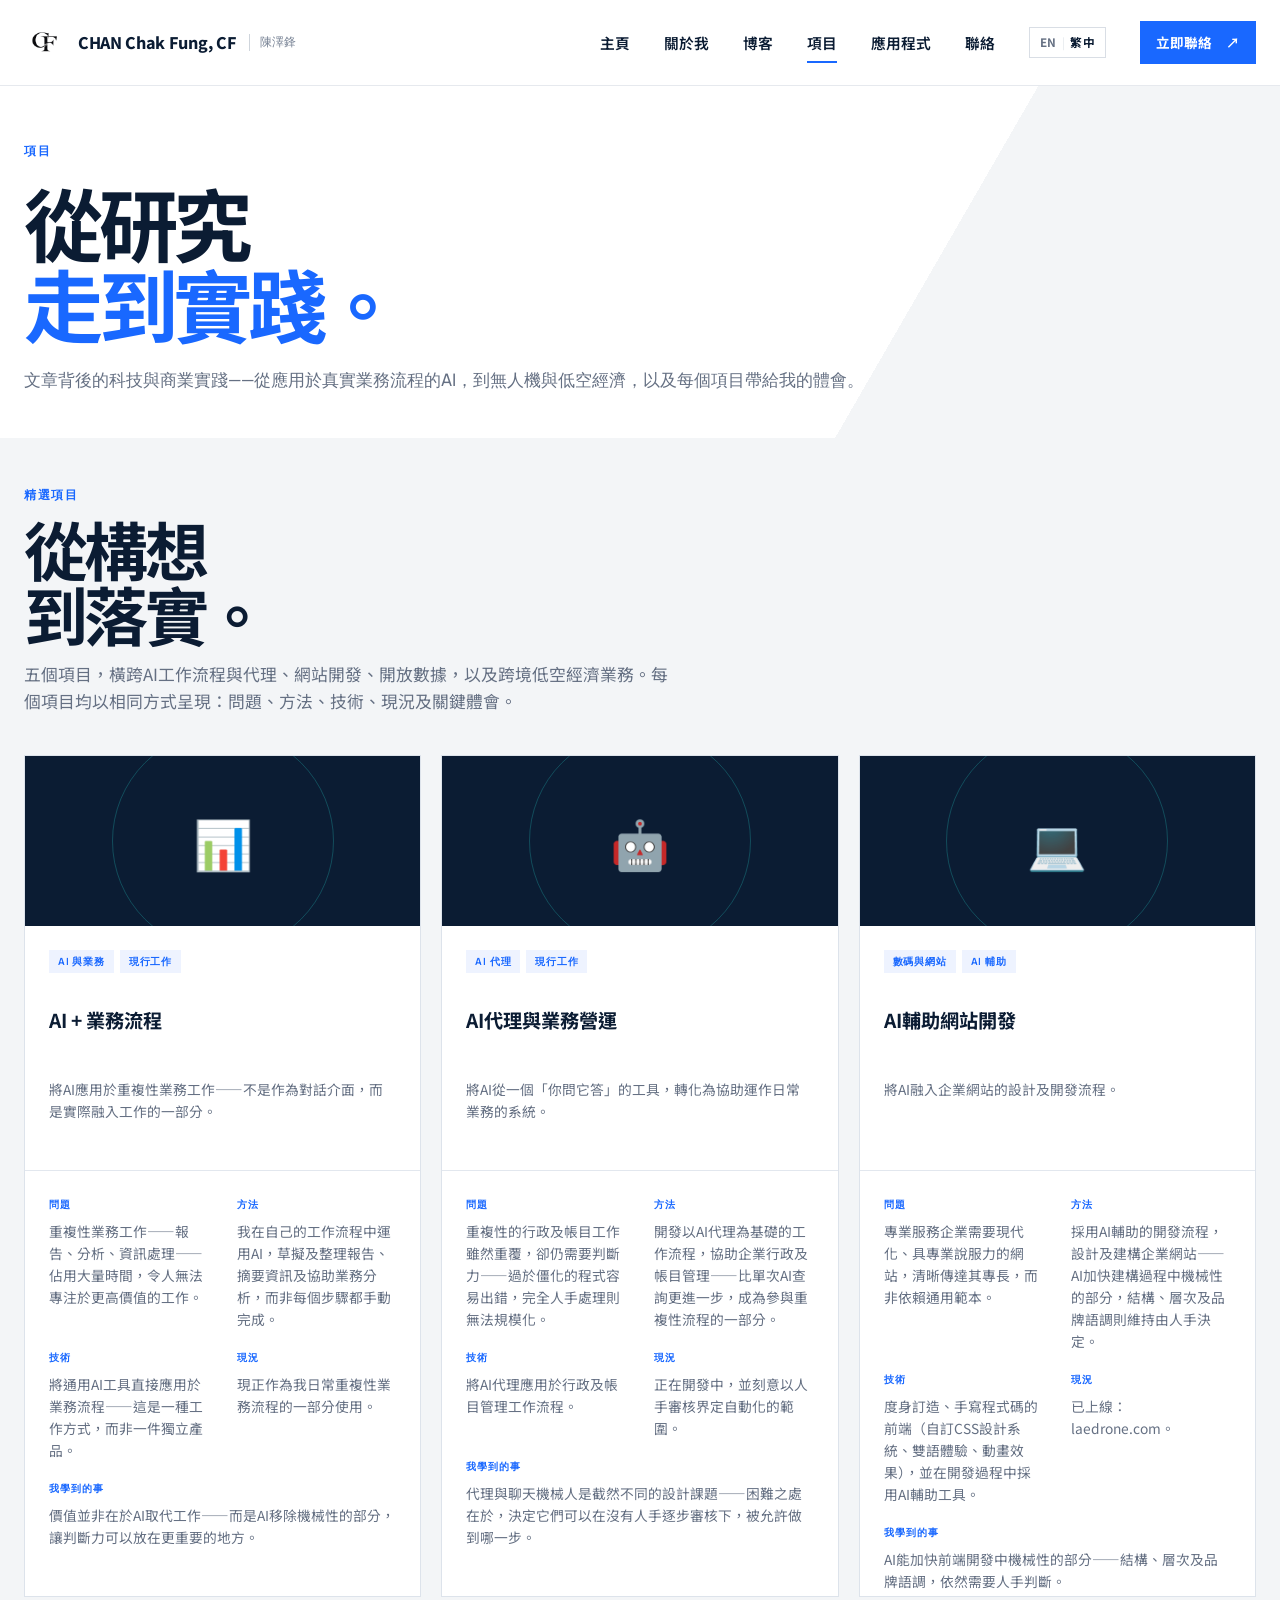
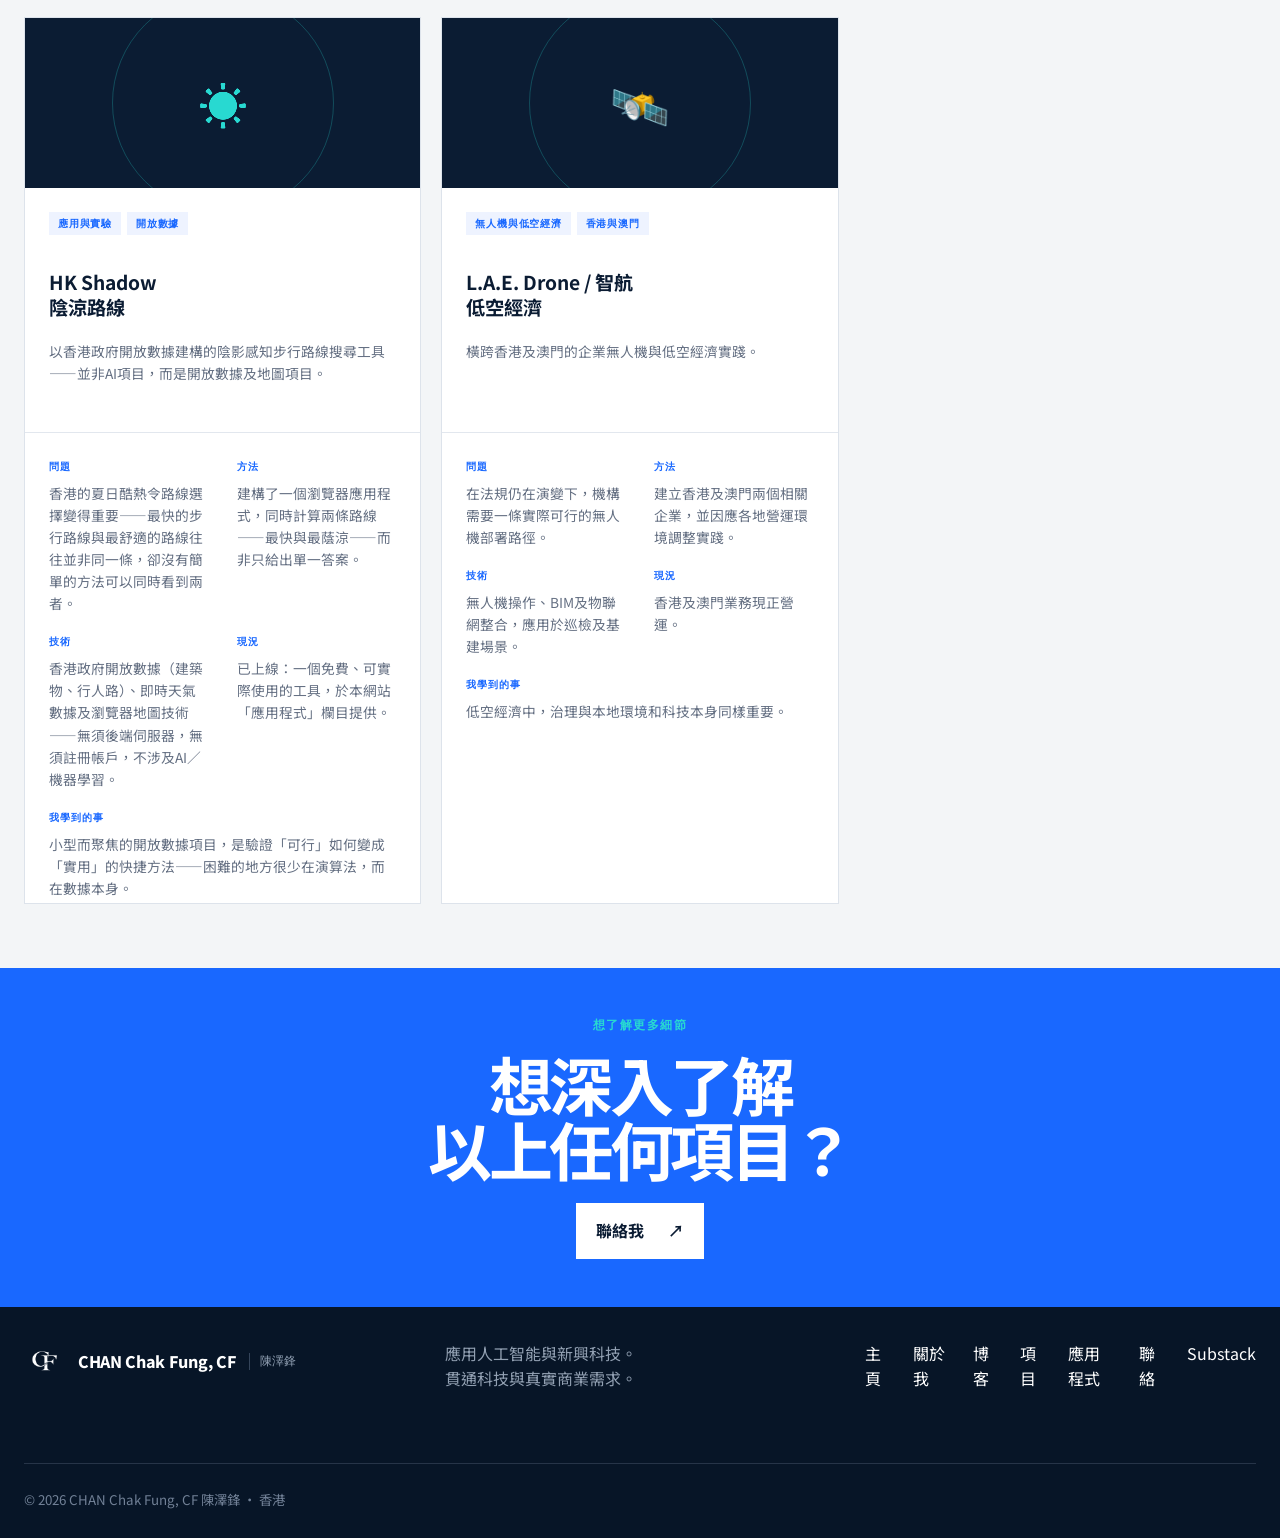
<file: projects-zh.html>
<!doctype html>
<html lang="zh-Hant">
<head>
<!-- Google Tag Manager -->
  <script async src="https://www.googletagmanager.com/gtm.js?id=GTM-PJLJ8HB4"></script>
  <script>
    window.dataLayer = window.dataLayer || [];
    function gtag(){dataLayer.push(arguments);}
    gtag('js', new Date());
  </script>
<meta charset="UTF-8">
<meta name="viewport" content="width=device-width, initial-scale=1.0">
<meta name="description" content="陳澤鋒（CF Chan）的應用人工智能、無人機及低空經濟項目——文章背後的科技與商業實踐，以及每個項目帶給他的體會。">
<meta name="keywords" content="陳澤鋒 項目, CF Chan 項目, 應用人工智能案例, AI 代理 記賬, AI 業務流程, 香港低空經濟, 無人機顧問 香港, L.A.E. Drone, 智航低空經濟 澳門, HK Shadow 陰涼路線, 何田工程顧問, BIM 數碼轉型, BIM 無人機整合, IoT 無人機營運, 企業無人機部署 香港, 無人機 AI 巡檢, 香港無人機規管 民航處, 工程顧問 數碼轉型, AI 輔助網站開發, LAE, 低空經濟 香港, 低空經濟 大灣區, 低空經濟 中國, 香港低空經濟聯盟, 無人機送貨 香港, 無人機物流, eVTOL, 城市空中交通, 無人機交通管理, 無人飛行器, 無人機服務 香港, 無人機巡檢, 無人機測量, 航拍測繪, 無人機攝影測量, 智慧城市 無人機, 基建巡檢 無人機, 無人機規管, 遙控駕駛員, 無人機培訓 香港, 無人機解決方案, 低空空域管理, 低空基礎設施, 人工智能 香港, 生成式 AI, 大語言模型, LLM, ChatGPT 商業應用, Claude AI, 代理式 AI, AI 代理工作流程, AI 助手, 提示工程, RAG 檢索增強生成, AI 自動化, 智能自動化, 業務流程自動化, AI 應用策略, AI 落地, AI 治理, 負責任 AI, 中小企 AI 香港, AI 記賬, AI 報告, AI 輔助開發, 電腦視覺, 實體 AI, 具身智能, AI 與機械人, AI 轉型, AI 素養, 高管 AI 培訓">
<meta name="author" content="Chan Chak Fung">
<meta name="robots" content="index, follow">
<link rel="canonical" href="https://chancf.com/projects-zh.html">
<link rel="alternate" hreflang="en-HK" href="https://chancf.com/projects.html">
<link rel="alternate" hreflang="zh-Hant-HK" href="https://chancf.com/projects-zh.html">
<link rel="alternate" hreflang="x-default" href="https://chancf.com/projects.html">
<meta property="og:type" content="website">
<meta property="og:url" content="https://chancf.com/projects-zh.html">
<meta property="og:title" content="項目 — 陳澤鋒 CF Chan">
<meta property="og:description" content="應用人工智能、無人機及低空經濟項目——文章背後的科技與商業實踐。">
<meta property="og:image" content="https://chancf.com/assets/portrait.jpeg">
<meta property="og:image:alt" content="陳澤鋒 CF Chan 項目">
<meta property="og:site_name" content="陳澤鋒 CF Chan">
<meta property="og:locale" content="zh_HK">
<meta name="twitter:card" content="summary_large_image">
<meta name="twitter:title" content="項目 — 陳澤鋒 CF Chan">
<meta name="twitter:description" content="應用人工智能、無人機及低空經濟項目——文章背後的實踐。">
<meta name="twitter:image" content="https://chancf.com/assets/portrait.jpeg">
<script type="application/ld+json" data-entity-schema>{"@context":"https://schema.org","@type":"CollectionPage","name":"項目 — 陳澤鋒","description":"陳澤鋒的應用人工智能、AI代理、無人機及低空經濟項目。","url":"https://chancf.com/projects-zh.html","inLanguage":"zh-Hant-HK","author":{"@type":"Person","@id":"https://chancf.com/#person","name":"Chan Chak Fung","alternateName":"陳澤鋒"},"mainEntity":{"@type":"ItemList","itemListElement":[{"@type":"ListItem","position":1,"item":{"@type":"CreativeWork","name":"AI + 業務流程"}},{"@type":"ListItem","position":2,"item":{"@type":"CreativeWork","name":"AI代理與業務營運"}},{"@type":"ListItem","position":3,"item":{"@type":"CreativeWork","name":"AI輔助網站開發","url":"https://laedrone.com/"}},{"@type":"ListItem","position":4,"item":{"@type":"CreativeWork","name":"HK Shadow 陰涼路線","url":"https://chancf.com/apps/hk-shadow.html"}},{"@type":"ListItem","position":5,"item":{"@type":"CreativeWork","name":"L.A.E. Drone / 智航低空經濟","description":"橫跨香港與澳門的企業無人機部署業務。","about":[{"@type":"Organization","name":"L.A.E. Drone低空經濟顧問及服務有限公司"},{"@type":"Organization","name":"智航低空經濟有限公司","addressCountry":"MO"}]}}]}}</script>
<title>項目 — 陳澤鋒 CF Chan</title>
<link rel="preconnect" href="https://fonts.googleapis.com">
<link rel="preconnect" href="https://fonts.gstatic.com" crossorigin>
<link href="https://fonts.googleapis.com/css2?family=DM+Sans:wght@400;500;600;700&family=Manrope:wght@500;600;700;800&family=Noto+Sans+TC:wght@400;500;700&display=swap" rel="stylesheet">
<link rel="icon" type="image/png" href="assets/cf-logo.png">
<link rel="apple-touch-icon" href="assets/cf-logo.png">
<link rel="stylesheet" href="assets/styles.css">
<style>body{font-family:"Noto Sans TC","DM Sans",sans-serif}h1,h2,h3,.brand{font-family:"Noto Sans TC","Manrope",sans-serif}</style>
</head>
<body>
<header class="site-header">
<a class="brand" href="home-zh.html"><img src="assets/cf-logo.png" alt="" class="brand-logo" aria-hidden="true"> CHAN Chak Fung, CF <i>陳澤鋒</i></a>
<button class="menu-toggle" aria-expanded="false" aria-label="開啟選單"><span></span><span></span></button>
<nav class="nav">
<a href="home-zh.html">主頁</a>
<a href="about-zh.html">關於我</a>
<a href="blog-zh.html">博客</a>
<a class="active" href="projects-zh.html">項目</a>
<a href="apps-zh.html">應用程式</a>
<a href="contact-zh.html">聯絡</a>
<span class="lang-switch">
<a href="projects.html">EN</a>
<span class="lang-sep">|</span>
<a href="projects-zh.html" class="lang-active">繁中</a>
</span>
<a class="button button-small" href="contact-zh.html">立即聯絡 <span>↗</span></a>
</nav>
</header>
<main>
<section class="page-hero section-pad">
<p class="eyebrow reveal">項目</p>
<h1 class="reveal">從研究<br><em>走到實踐。</em></h1>
<p class="about-slogan-en reveal">文章背後的科技與商業實踐——從應用於真實業務流程的AI，到無人機與低空經濟，以及每個項目帶給我的體會。</p>
</section>
<section class="apps-section section-pad">
<div class="section-heading reveal">
<p class="eyebrow">精選項目</p>
<h2>從構想<br>到落實。</h2>
<p>五個項目，橫跨AI工作流程與代理、網站開發、開放數據，以及跨境低空經濟業務。每個項目均以相同方式呈現：問題、方法、技術、現況及關鍵體會。</p>
</div>
<div class="apps-grid">

<article class="app-card project-card reveal" id="ai-workflow">
<div class="app-card-visual"><span>📊</span></div>
<div class="app-card-body">
<div class="app-card-tags"><span>AI 與業務</span><span>現行工作</span></div>
<h3>AI + 業務流程</h3>
<p>將AI應用於重複性業務工作——不是作為對話介面，而是實際融入工作的一部分。</p>
</div>
<div class="project-fields">
<div class="project-field"><p>問題</p><span>重複性業務工作——報告、分析、資訊處理——佔用大量時間，令人無法專注於更高價值的工作。</span></div>
<div class="project-field"><p>方法</p><span>我在自己的工作流程中運用AI，草擬及整理報告、摘要資訊及協助業務分析，而非每個步驟都手動完成。</span></div>
<div class="project-field"><p>技術</p><span>將通用AI工具直接應用於業務流程——這是一種工作方式，而非一件獨立產品。</span></div>
<div class="project-field"><p>現況</p><span>現正作為我日常重複性業務流程的一部分使用。</span></div>
<div class="project-field field-wide"><p>我學到的事</p><span>價值並非在於AI取代工作——而是AI移除機械性的部分，讓判斷力可以放在更重要的地方。</span></div>
</div>
</article>

<article class="app-card project-card reveal delay-1" id="ai-agents">
<div class="app-card-visual"><span>🤖</span></div>
<div class="app-card-body">
<div class="app-card-tags"><span>AI 代理</span><span>現行工作</span></div>
<h3>AI代理與業務營運</h3>
<p>將AI從一個「你問它答」的工具，轉化為協助運作日常業務的系統。</p>
</div>
<div class="project-fields">
<div class="project-field"><p>問題</p><span>重複性的行政及帳目工作雖然重覆，卻仍需要判斷力——過於僵化的程式容易出錯，完全人手處理則無法規模化。</span></div>
<div class="project-field"><p>方法</p><span>開發以AI代理為基礎的工作流程，協助企業行政及帳目管理——比單次AI查詢更進一步，成為參與重複性流程的一部分。</span></div>
<div class="project-field"><p>技術</p><span>將AI代理應用於行政及帳目管理工作流程。</span></div>
<div class="project-field"><p>現況</p><span>正在開發中，並刻意以人手審核界定自動化的範圍。</span></div>
<div class="project-field field-wide"><p>我學到的事</p><span>代理與聊天機械人是截然不同的設計課題——困難之處在於，決定它們可以在沒有人手逐步審核下，被允許做到哪一步。</span></div>
</div>
</article>

<article class="app-card project-card reveal delay-2" id="ai-web">
<div class="app-card-visual"><span>💻</span></div>
<div class="app-card-body">
<div class="app-card-tags"><span>數碼與網站</span><span>AI 輔助</span></div>
<h3>AI輔助網站開發</h3>
<p>將AI融入企業網站的設計及開發流程。</p>
</div>
<div class="project-fields">
<div class="project-field"><p>問題</p><span>專業服務企業需要現代化、具專業說服力的網站，清晰傳達其專長，而非依賴通用範本。</span></div>
<div class="project-field"><p>方法</p><span>採用AI輔助的開發流程，設計及建構企業網站——AI加快建構過程中機械性的部分，結構、層次及品牌語調則維持由人手決定。</span></div>
<div class="project-field"><p>技術</p><span>度身訂造、手寫程式碼的前端（自訂CSS設計系統、雙語體驗、動畫效果），並在開發過程中採用AI輔助工具。</span></div>
<div class="project-field"><p>現況</p><span>已上線：<a href="https://laedrone.com/" target="_blank" rel="noopener">laedrone.com</a>。</span></div>
<div class="project-field field-wide"><p>我學到的事</p><span>AI能加快前端開發中機械性的部分——結構、層次及品牌語調，依然需要人手判斷。</span></div>
</div>
</article>

<article class="app-card project-card reveal" id="hk-shadow">
<div class="app-card-visual"><span>☀️</span></div>
<div class="app-card-body">
<div class="app-card-tags"><span>應用與實驗</span><span>開放數據</span></div>
<h3>HK Shadow <br>陰涼路線</h3>
<p>以香港政府開放數據建構的陰影感知步行路線搜尋工具——並非AI項目，而是開放數據及地圖項目。</p>
</div>
<div class="project-fields">
<div class="project-field"><p>問題</p><span>香港的夏日酷熱令路線選擇變得重要——最快的步行路線與最舒適的路線往往並非同一條，卻沒有簡單的方法可以同時看到兩者。</span></div>
<div class="project-field"><p>方法</p><span>建構了一個瀏覽器應用程式，同時計算兩條路線——最快與最蔭涼——而非只給出單一答案。</span></div>
<div class="project-field"><p>技術</p><span>香港政府開放數據（建築物、行人路）、即時天氣數據及瀏覽器地圖技術——無須後端伺服器，無須註冊帳戶，不涉及AI／機器學習。</span></div>
<div class="project-field"><p>現況</p><span>已上線：一個免費、可實際使用的工具，於本網站「應用程式」欄目提供。</span></div>
<div class="project-field field-wide"><p>我學到的事</p><span>小型而聚焦的開放數據項目，是驗證「可行」如何變成「實用」的快捷方法——困難的地方很少在演算法，而在數據本身。</span></div>
</div>
</article>

<article class="app-card project-card reveal delay-1" id="lae-drone">
<div class="app-card-visual"><span>🛰️</span></div>
<div class="app-card-body">
<div class="app-card-tags"><span>無人機與低空經濟</span><span>香港與澳門</span></div>
<h3>L.A.E. Drone / 智航<br>低空經濟</h3>
<p>橫跨香港及澳門的企業無人機與低空經濟實踐。</p>
</div>
<div class="project-fields">
<div class="project-field"><p>問題</p><span>在法規仍在演變下，機構需要一條實際可行的無人機部署路徑。</span></div>
<div class="project-field"><p>方法</p><span>建立香港及澳門兩個相關企業，並因應各地營運環境調整實踐。</span></div>
<div class="project-field"><p>技術</p><span>無人機操作、BIM及物聯網整合，應用於巡檢及基建場景。</span></div>
<div class="project-field"><p>現況</p><span>香港及澳門業務現正營運。</span></div>
<div class="project-field field-wide"><p>我學到的事</p><span>低空經濟中，治理與本地環境和科技本身同樣重要。</span></div>
</div>
</article>

</div>
</section>
<section class="cta section-pad reveal">
<p class="eyebrow light">想了解更多細節</p>
<h2>想深入了解<br>以上任何項目？</h2>
<a class="button button-light" href="contact-zh.html">聯絡我 <span>↗</span></a>
</section>
</main>
<footer class="footer section-pad">
<a class="brand brand-light" href="home-zh.html"><img src="assets/cf-logo.png" alt="" class="brand-logo" aria-hidden="true"> CHAN Chak Fung, CF <i>陳澤鋒</i></a>
<p>應用人工智能與新興科技。<br>貫通科技與真實商業需求。</p>
<div><a href="home-zh.html">主頁</a><a href="about-zh.html">關於我</a><a href="blog-zh.html">博客</a><a href="projects-zh.html">項目</a><a href="apps-zh.html">應用程式</a><a href="contact-zh.html">聯絡</a><a href="https://cfchan.substack.com/" target="_blank" rel="noopener">Substack</a></div>
<small>© <span id="year"></span> CHAN Chak Fung, CF 陳澤鋒 · 香港</small>
</footer>
<script src="assets/script.js"></script>
</body>
</html>
</file>
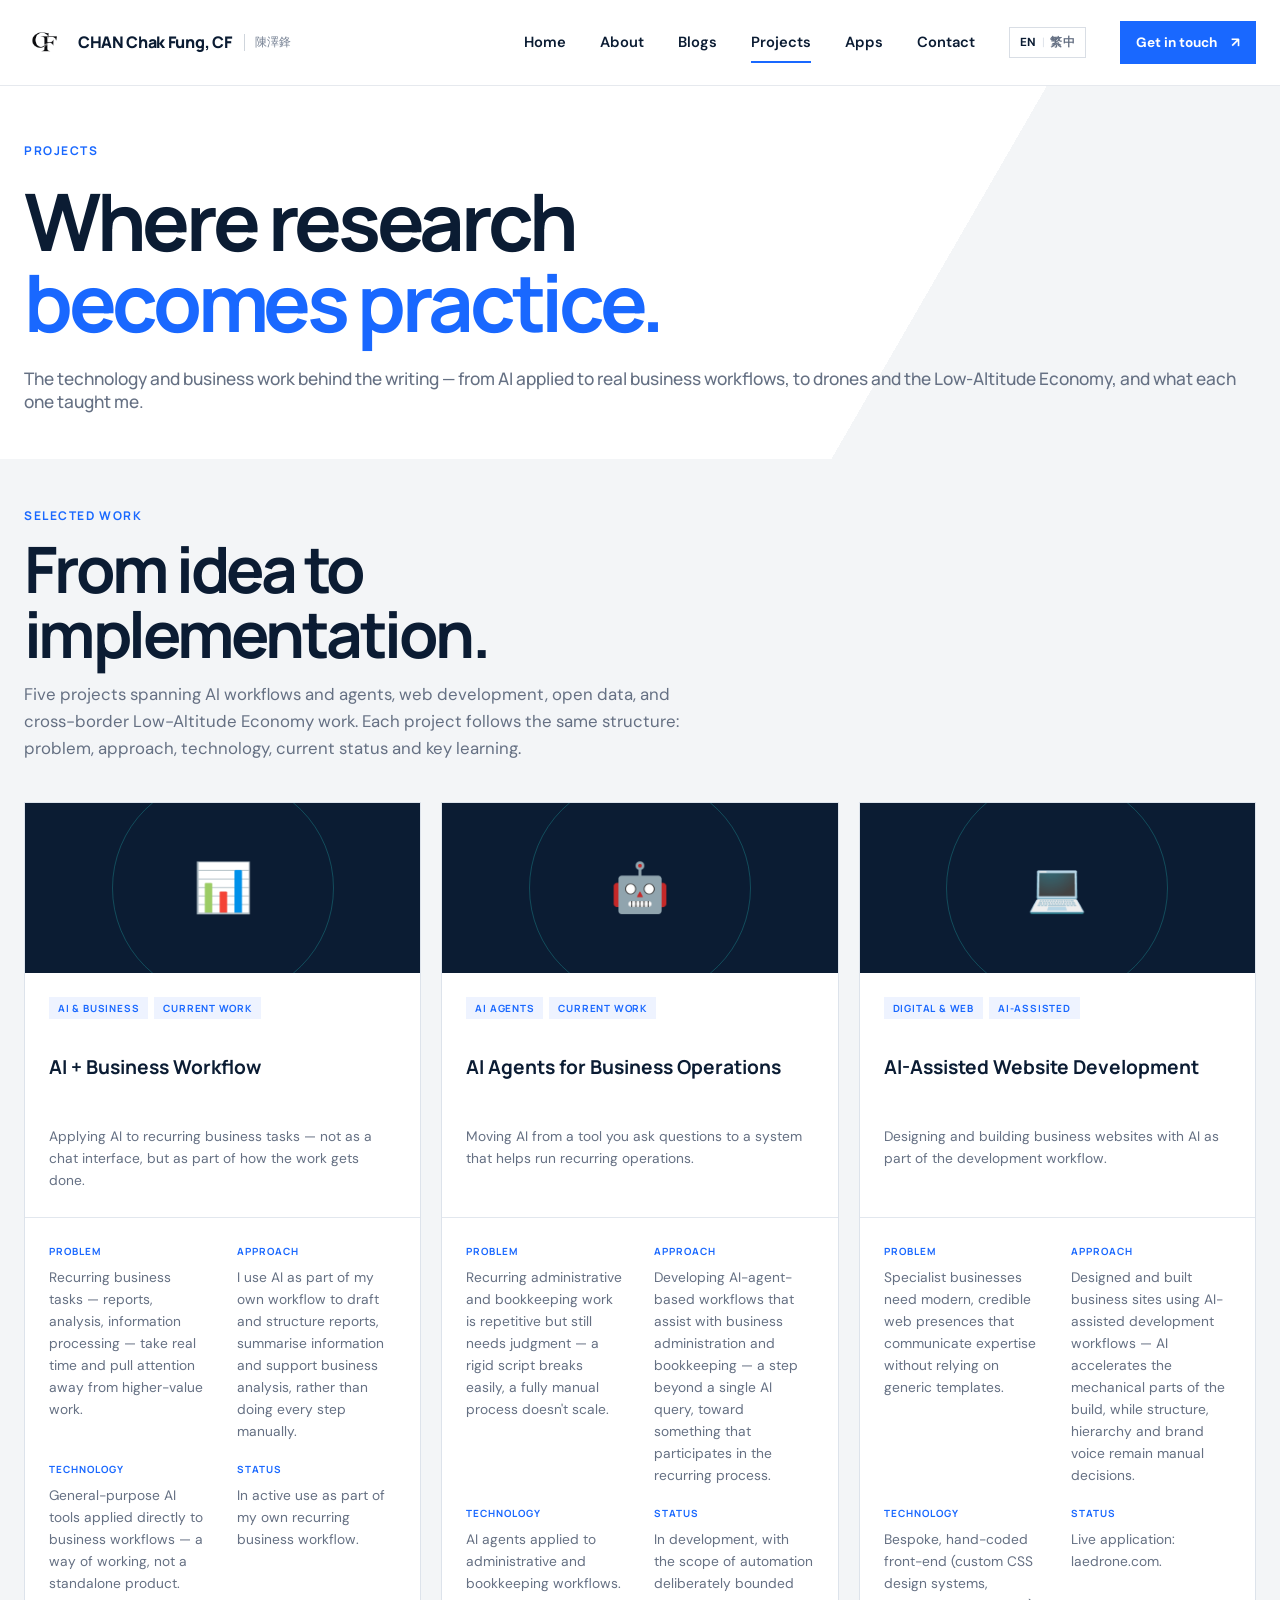
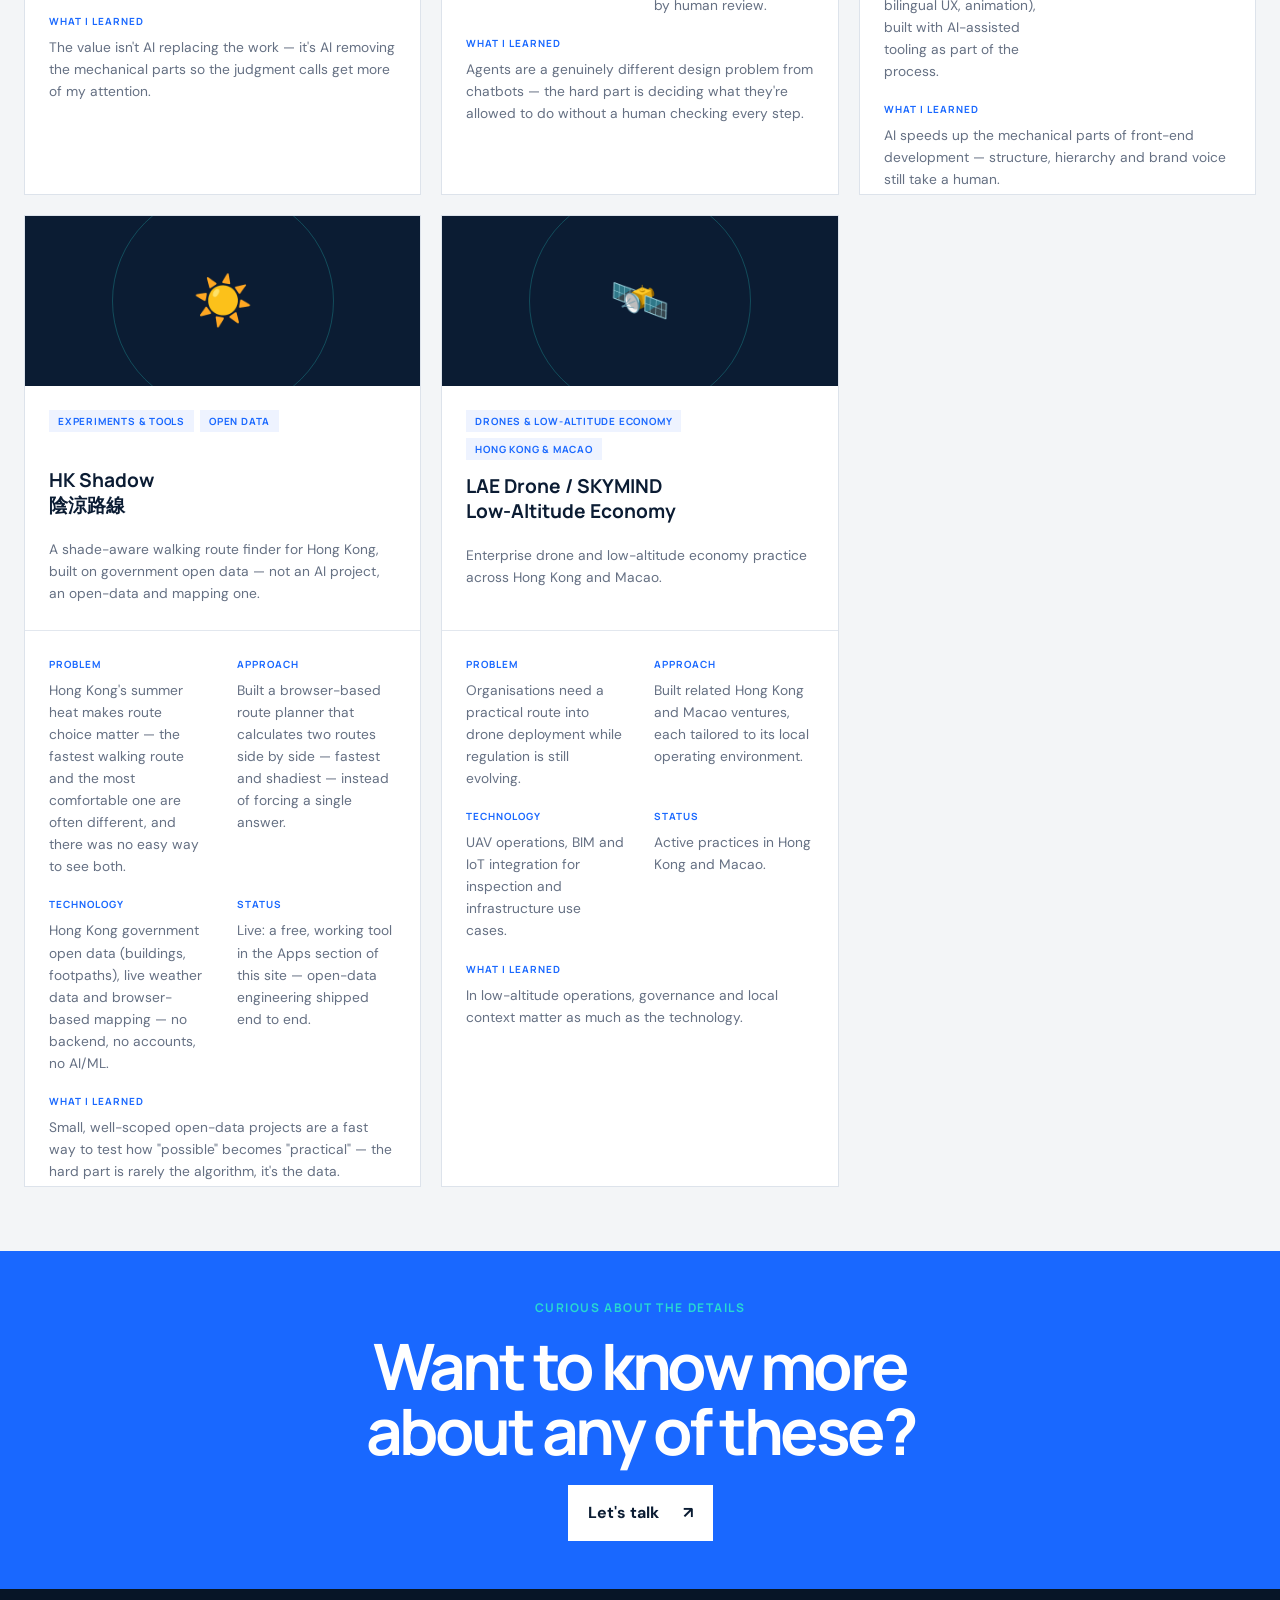
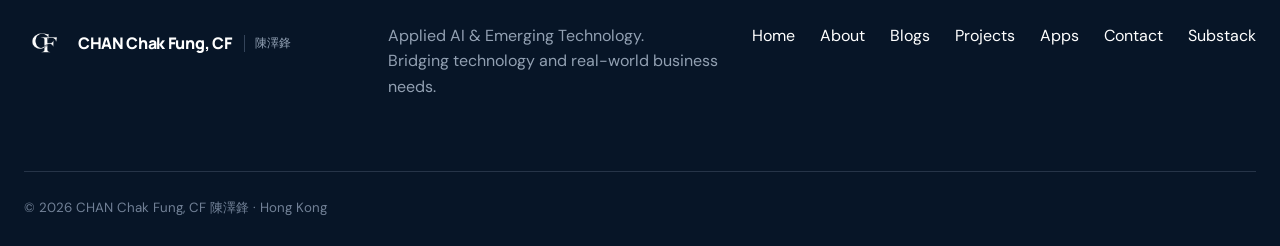
<file: projects.html>
<!doctype html>
<html lang="en">
<head>
<!-- Google Tag Manager -->
  <script async src="https://www.googletagmanager.com/gtm.js?id=GTM-PJLJ8HB4"></script>
  <script>
    window.dataLayer = window.dataLayer || [];
    function gtag(){dataLayer.push(arguments);}
    gtag('js', new Date());
  </script>
<meta charset="UTF-8">
<meta name="viewport" content="width=device-width, initial-scale=1.0">
<meta name="description" content="Applied AI, AI agent, drone/UAV and Low-Altitude Economy projects by CF Chan (Chan Chak Fung) — the technology and business work behind the writing, with what each one taught him.">
<meta name="keywords" content="CF Chan projects, Chan Chak Fung projects, Applied AI case study, AI agents bookkeeping, AI business workflow, Low-Altitude Economy Hong Kong, drone UAV consultant Hong Kong, LAE Drone Consultant and Services, SKYMIND Macao, HK Shadow app, Ho Tin &amp; Associates, BIM digital transformation, BIM drone integration, IoT UAV operations, enterprise drone deployment Hong Kong, drone inspection AI, drone regulation Hong Kong Civil Aviation Department, engineering consultancy digital transformation, AI-assisted web development, business website development Hong Kong, LAE, LAE Hong Kong, low altitude economy, low-altitude economy China, low altitude economy Greater Bay Area, Hong Kong Low-Altitude Economy Alliance, drone delivery Hong Kong, drone logistics, eVTOL, urban air mobility, UAM, UAS traffic management, UTM, unmanned aerial vehicle, UAV services Hong Kong, drone inspection, drone survey, aerial mapping, drone photogrammetry, drone BIM, smart city drone, infrastructure inspection drone, drone regulation, remote pilot, drone training Hong Kong, drone solutions provider, low-altitude airspace management, low-altitude infrastructure, artificial intelligence Hong Kong, generative AI, GenAI business, large language models, LLM, ChatGPT for business, Claude AI, agentic AI, AI agent workflow, AI copilots, prompt engineering, RAG retrieval-augmented generation, AI automation workflow, intelligent automation, business process automation, AI adoption strategy, AI implementation, AI governance, responsible AI, AI for SMEs Hong Kong, AI bookkeeping, AI reporting, AI-assisted development, vibe coding, computer vision, physical AI, embodied AI, AI and robotics, AI transformation, AI literacy, AI training for executives">
<meta name="author" content="Chan Chak Fung">
<meta name="robots" content="index, follow">
<link rel="canonical" href="https://chancf.com/projects.html">
<link rel="alternate" hreflang="en-HK" href="https://chancf.com/projects.html">
<link rel="alternate" hreflang="zh-Hant-HK" href="https://chancf.com/projects-zh.html">
<link rel="alternate" hreflang="x-default" href="https://chancf.com/projects.html">
<!-- Open Graph -->
<meta property="og:type" content="website">
<meta property="og:url" content="https://chancf.com/projects.html">
<meta property="og:title" content="Projects — CF Chan 陳澤鋒">
<meta property="og:description" content="Applied AI, drone/UAV and Low-Altitude Economy projects — the technology and business work behind the writing.">
<meta property="og:image" content="https://chancf.com/assets/portrait.jpeg">
<meta property="og:image:width" content="1200">
<meta property="og:image:height" content="630">
<meta property="og:image:alt" content="CF Chan 陳澤鋒 Projects">
<meta property="og:site_name" content="CF Chan 陳澤鋒">
<meta property="og:locale" content="en_HK">
<!-- Twitter Card -->
<meta name="twitter:card" content="summary_large_image">
<meta name="twitter:title" content="Projects — CF Chan 陳澤鋒">
<meta name="twitter:description" content="Applied AI, drone/UAV and Low-Altitude Economy projects — the work behind the writing.">
<meta name="twitter:image" content="https://chancf.com/assets/portrait.jpeg">
<!-- JSON-LD Structured Data -->
<script type="application/ld+json" data-entity-schema>{"@context":"https://schema.org","@type":"CollectionPage","name":"Projects — CF Chan","description":"Applied AI, AI agent, drone/UAV and Low-Altitude Economy projects by Chan Chak Fung.","url":"https://chancf.com/projects.html","author":{"@type":"Person","@id":"https://chancf.com/#person","name":"Chan Chak Fung","alternateName":"陳澤鋒"},"mainEntity":{"@type":"ItemList","itemListElement":[{"@type":"ListItem","position":1,"item":{"@type":"CreativeWork","name":"AI + Business Workflow"}},{"@type":"ListItem","position":2,"item":{"@type":"CreativeWork","name":"AI Agents for Business Operations"}},{"@type":"ListItem","position":3,"item":{"@type":"CreativeWork","name":"AI-Assisted Website Development","url":"https://laedrone.com/"}},{"@type":"ListItem","position":4,"item":{"@type":"CreativeWork","name":"HK Shadow 陰涼路線","url":"https://chancf.com/apps/hk-shadow.html"}},{"@type":"ListItem","position":5,"item":{"@type":"CreativeWork","name":"LAE Drone / SKYMIND Low-Altitude Economy","description":"Enterprise drone deployment across Hong Kong and Macao.","about":[{"@type":"Organization","name":"LAE Drone Consultant and Services Limited"},{"@type":"Organization","name":"SKYMIND LOW ALTITUDE ECONOMY Limited (Macao)","alternateName":"智航低空經濟有限公司","addressCountry":"MO"}]}}]}}</script>
<title>Projects — CF Chan 陳澤鋒</title>
<link rel="preconnect" href="https://fonts.googleapis.com">
<link rel="preconnect" href="https://fonts.gstatic.com" crossorigin>
<link href="https://fonts.googleapis.com/css2?family=DM+Sans:wght@400;500;600;700&family=Manrope:wght@500;600;700;800&display=swap" rel="stylesheet">
<link rel="icon" type="image/png" href="assets/cf-logo.png">
<link rel="apple-touch-icon" href="assets/cf-logo.png">
<link rel="stylesheet" href="assets/styles.css">
</head>
<body>
<header class="site-header">
<a class="brand" href="home.html"><img src="assets/cf-logo.png" alt="" class="brand-logo" aria-hidden="true"> CHAN Chak Fung, CF <i>陳澤鋒</i></a>
<button class="menu-toggle" aria-expanded="false" aria-label="Open menu"><span></span><span></span></button>
<nav class="nav">
<a href="home.html">Home</a>
<a href="about.html">About</a>
<a href="blog.html">Blogs</a>
<a class="active" href="projects.html">Projects</a>
<a href="apps.html">Apps</a>
<a href="contact.html">Contact</a>
<span class="lang-switch">
<a href="projects.html" class="lang-active">EN</a>
<span class="lang-sep">|</span>
<a href="projects-zh.html">繁中</a>
</span>
<a class="button button-small" href="contact.html">Get in touch <span>↗</span></a>
</nav>
</header>
<main>
<section class="page-hero section-pad">
<p class="eyebrow reveal">Projects</p>
<h1 class="reveal">Where research <br><em>becomes practice.</em></h1>
<p class="about-slogan-en reveal">The technology and business work behind the writing — from AI applied to real business workflows, to drones and the Low-Altitude Economy, and what each one taught me.</p>
</section>
<section class="apps-section section-pad">
<div class="section-heading reveal">
<p class="eyebrow">Selected work</p>
<h2>From idea to<br>implementation.</h2>
<p>Five projects spanning AI workflows and agents, web development, open data, and cross-border Low-Altitude Economy work. Each project follows the same structure: problem, approach, technology, current status and key learning.</p>
</div>
<div class="apps-grid">

<article class="app-card project-card reveal" id="ai-workflow">
<div class="app-card-visual"><span>📊</span></div>
<div class="app-card-body">
<div class="app-card-tags"><span>AI & Business</span><span>Current Work</span></div>
<h3>AI + Business Workflow</h3>
<p>Applying AI to recurring business tasks — not as a chat interface, but as part of how the work gets done.</p>
</div>
<div class="project-fields">
<div class="project-field"><p>Problem</p><span>Recurring business tasks — reports, analysis, information processing — take real time and pull attention away from higher-value work.</span></div>
<div class="project-field"><p>Approach</p><span>I use AI as part of my own workflow to draft and structure reports, summarise information and support business analysis, rather than doing every step manually.</span></div>
<div class="project-field"><p>Technology</p><span>General-purpose AI tools applied directly to business workflows — a way of working, not a standalone product.</span></div>
<div class="project-field"><p>Status</p><span>In active use as part of my own recurring business workflow.</span></div>
<div class="project-field field-wide"><p>What I learned</p><span>The value isn't AI replacing the work — it's AI removing the mechanical parts so the judgment calls get more of my attention.</span></div>
</div>
</article>

<article class="app-card project-card reveal delay-1" id="ai-agents">
<div class="app-card-visual"><span>🤖</span></div>
<div class="app-card-body">
<div class="app-card-tags"><span>AI Agents</span><span>Current Work</span></div>
<h3>AI Agents for Business Operations</h3>
<p>Moving AI from a tool you ask questions to a system that helps run recurring operations.</p>
</div>
<div class="project-fields">
<div class="project-field"><p>Problem</p><span>Recurring administrative and bookkeeping work is repetitive but still needs judgment — a rigid script breaks easily, a fully manual process doesn't scale.</span></div>
<div class="project-field"><p>Approach</p><span>Developing AI-agent-based workflows that assist with business administration and bookkeeping — a step beyond a single AI query, toward something that participates in the recurring process.</span></div>
<div class="project-field"><p>Technology</p><span>AI agents applied to administrative and bookkeeping workflows.</span></div>
<div class="project-field"><p>Status</p><span>In development, with the scope of automation deliberately bounded by human review.</span></div>
<div class="project-field field-wide"><p>What I learned</p><span>Agents are a genuinely different design problem from chatbots — the hard part is deciding what they're allowed to do without a human checking every step.</span></div>
</div>
</article>

<article class="app-card project-card reveal delay-2" id="ai-web">
<div class="app-card-visual"><span>💻</span></div>
<div class="app-card-body">
<div class="app-card-tags"><span>Digital & Web</span><span>AI-Assisted</span></div>
<h3>AI-Assisted Website Development</h3>
<p>Designing and building business websites with AI as part of the development workflow.</p>
</div>
<div class="project-fields">
<div class="project-field"><p>Problem</p><span>Specialist businesses need modern, credible web presences that communicate expertise without relying on generic templates.</span></div>
<div class="project-field"><p>Approach</p><span>Designed and built business sites using AI-assisted development workflows — AI accelerates the mechanical parts of the build, while structure, hierarchy and brand voice remain manual decisions.</span></div>
<div class="project-field"><p>Technology</p><span>Bespoke, hand-coded front-end (custom CSS design systems, bilingual UX, animation), built with AI-assisted tooling as part of the process.</span></div>
<div class="project-field"><p>Status</p><span>Live application: <a href="https://laedrone.com/" target="_blank" rel="noopener">laedrone.com</a>.</span></div>
<div class="project-field field-wide"><p>What I learned</p><span>AI speeds up the mechanical parts of front-end development — structure, hierarchy and brand voice still take a human.</span></div>
</div>
</article>

<article class="app-card project-card reveal" id="hk-shadow">
<div class="app-card-visual"><span>☀️</span></div>
<div class="app-card-body">
<div class="app-card-tags"><span>Experiments & Tools</span><span>Open Data</span></div>
<h3>HK Shadow <br>陰涼路線</h3>
<p>A shade-aware walking route finder for Hong Kong, built on government open data — not an AI project, an open-data and mapping one.</p>
</div>
<div class="project-fields">
<div class="project-field"><p>Problem</p><span>Hong Kong's summer heat makes route choice matter — the fastest walking route and the most comfortable one are often different, and there was no easy way to see both.</span></div>
<div class="project-field"><p>Approach</p><span>Built a browser-based route planner that calculates two routes side by side — fastest and shadiest — instead of forcing a single answer.</span></div>
<div class="project-field"><p>Technology</p><span>Hong Kong government open data (buildings, footpaths), live weather data and browser-based mapping — no backend, no accounts, no AI/ML.</span></div>
<div class="project-field"><p>Status</p><span>Live: a free, working tool in the Apps section of this site — open-data engineering shipped end to end.</span></div>
<div class="project-field field-wide"><p>What I learned</p><span>Small, well-scoped open-data projects are a fast way to test how "possible" becomes "practical" — the hard part is rarely the algorithm, it's the data.</span></div>
</div>
</article>

<article class="app-card project-card reveal delay-1" id="lae-drone">
<div class="app-card-visual"><span>🛰️</span></div>
<div class="app-card-body">
<div class="app-card-tags"><span>Drones & Low-Altitude Economy</span><span>Hong Kong & Macao</span></div>
<h3>LAE Drone / SKYMIND<br>Low-Altitude Economy</h3>
<p>Enterprise drone and low-altitude economy practice across Hong Kong and Macao.</p>
</div>
<div class="project-fields">
<div class="project-field"><p>Problem</p><span>Organisations need a practical route into drone deployment while regulation is still evolving.</span></div>
<div class="project-field"><p>Approach</p><span>Built related Hong Kong and Macao ventures, each tailored to its local operating environment.</span></div>
<div class="project-field"><p>Technology</p><span>UAV operations, BIM and IoT integration for inspection and infrastructure use cases.</span></div>
<div class="project-field"><p>Status</p><span>Active practices in Hong Kong and Macao.</span></div>
<div class="project-field field-wide"><p>What I learned</p><span>In low-altitude operations, governance and local context matter as much as the technology.</span></div>
</div>
</article>

</div>
</section>
<section class="cta section-pad reveal">
<p class="eyebrow light">Curious about the details</p>
<h2>Want to know more<br>about any of these?</h2>
<a class="button button-light" href="contact.html">Let's talk <span>↗</span></a>
</section>
</main>
<footer class="footer section-pad">
<a class="brand brand-light" href="home.html"><img src="assets/cf-logo.png" alt="" class="brand-logo" aria-hidden="true"> CHAN Chak Fung, CF <i>陳澤鋒</i></a>
<p>Applied AI & Emerging Technology.<br>Bridging technology and real-world business needs.</p>
<div><a href="home.html">Home</a><a href="about.html">About</a><a href="blog.html">Blogs</a><a href="projects.html">Projects</a><a href="apps.html">Apps</a><a href="contact.html">Contact</a><a href="https://cfchan.substack.com/" target="_blank" rel="noopener">Substack</a></div>
<small>© <span id="year"></span> CHAN Chak Fung, CF 陳澤鋒 · Hong Kong</small>
</footer>
<script src="assets/script.js"></script>
</body>
</html>
</file>
<file: assets/styles.css>
:root{--ink:#0b1c33;--navy:#10243f;--blue:#1968ff;--cyan:#28d9d1;--paper:#f3f5f7;--white:#fff;--muted:#657083;--line:#d9dee5;--max:1240px;--pad:max(24px,calc((100vw - var(--max))/2))}*{box-sizing:border-box}html{scroll-behavior:smooth}body{margin:0;color:var(--ink);background:#fff;font-family:"DM Sans",sans-serif;font-size:16px;line-height:1.6}h1,h2,h3,p{margin-top:0}h1,h2,h3,.brand{font-family:"Manrope",sans-serif}h1,h2{letter-spacing:-.055em;line-height:1.02;overflow-wrap:break-word}h1{font-size:clamp(3.4rem,7vw,7rem)}h2{font-size:clamp(2.55rem,5vw,5rem)}h3{line-height:1.2}em{font-style:normal;color:var(--blue)}a{color:inherit;text-decoration:none}button,input,textarea,select{font:inherit}.section-pad{padding-left:var(--pad);padding-right:var(--pad)}.site-header{height:86px;padding:0 var(--pad);display:flex;align-items:center;justify-content:space-between;border-bottom:1px solid #e6e9ee;position:sticky;top:0;z-index:50;background:rgba(255,255,255,.94);backdrop-filter:blur(12px)}.brand{display:flex;align-items:center;gap:12px;font-weight:800;letter-spacing:-.02em}.brand-logo{width:42px;height:42px;object-fit:cover;clip-path:polygon(0 0,100% 0,100% 75%,75% 100%,0 100%);flex-shrink:0}.nav{display:flex;align-items:center;gap:34px;font-size:.92rem;font-weight:600}.nav>a:not(.button){position:relative;padding:29px 0}.nav>a.active:not(.button):after{content:"";position:absolute;left:0;right:0;bottom:20px;height:2px;background:var(--blue)}.button{display:inline-flex;justify-content:center;align-items:center;gap:24px;border:0;background:var(--blue);color:#fff;padding:15px 20px;font-weight:700;cursor:pointer;transition:.25s}.button:hover{background:#0755e6;transform:translateY(-2px)}.button-small{padding:11px 16px;gap:14px;font-size:.85rem}.button-light{background:#fff;color:var(--ink)}.button-light:hover{background:var(--cyan);color:var(--ink)}.text-link{display:inline-flex;align-items:center;gap:18px;font-weight:700;border-bottom:1px solid var(--ink);padding:10px 0}.text-link:hover span{transform:translateX(4px)}.eyebrow{font:700 .75rem "Manrope",sans-serif;letter-spacing:.13em;text-transform:uppercase;color:var(--blue)}.eyebrow.light{color:var(--cyan)}.hero{min-height:600px;display:grid;grid-template-columns:1.08fr .92fr;align-items:center;gap:50px;overflow:hidden;background:linear-gradient(120deg,#fff 60%,#f0f4f8 60%)}.hero-copy{padding:56px 0}.hero .eyebrow{display:flex;align-items:center;gap:9px}.pulse{width:7px;height:7px;border-radius:50%;background:var(--cyan);box-shadow:0 0 0 5px rgba(40,217,209,.14)}.hero h1{margin:25px 0 28px}.hero-lede{font-size:1.18rem;color:#546174;max-width:630px}.hero-actions{display:flex;align-items:center;gap:32px;margin:28px 0 42px}.portrait-wrap{position:relative;height:520px;display:flex;align-items:flex-end;justify-content:center}.portrait-card{height:480px;width:440px;overflow:hidden;clip-path:polygon(11% 0,100% 0,100% 89%,89% 100%,0 100%,0 11%);position:relative;z-index:2;background:#dfe5ec}.portrait-card img{width:100%;height:100%;object-fit:cover;object-position:50% 38%;filter:saturate(.9)}.orbit{position:absolute;border:1px solid rgba(25,104,255,.2);border-radius:50%}.orbit-one{width:620px;height:620px;top:20px}.orbit-two{width:460px;height:460px;top:90px}.floating-tag{position:absolute;z-index:3;background:#fff;box-shadow:0 14px 35px rgba(11,28,51,.14);padding:12px 16px;font-size:.78rem;font-weight:700}.floating-tag span{color:var(--blue);margin-right:9px}.tag-ai{right:-20px;top:55px}.tag-lae{left:-30px;top:265px}.tag-biz{right:-20px;bottom:65px}.section-index{font:700 .7rem "Manrope";letter-spacing:.12em;color:#8490a0}.services{padding-top:52px;padding-bottom:56px;background:var(--paper)}.section-heading{max-width:660px;margin-bottom:38px}.section-heading h2{margin:8px 0 15px}.section-heading>p:last-child{color:var(--muted);font-size:1.05rem}.service-grid{display:grid;grid-template-columns:repeat(3,1fr);gap:18px}.service-card{background:#fff;padding:34px;min-height:360px;display:flex;flex-direction:column;border:1px solid transparent;transition:.25s}.service-card:hover{transform:translateY(-5px);border-color:#bfd0e6;box-shadow:0 18px 35px rgba(11,28,51,.07)}.service-card.featured{background:var(--blue);color:#fff;min-height:360px}.service-img{overflow:hidden;grid-column:span 2;min-height:320px}.service-img img{width:100%;height:100%;object-fit:cover;object-position:center;display:block;transition:transform .5s ease}.service-img:hover img{transform:scale(1.04)}.service-card:nth-child(5){grid-column:3}.service-icon{font-size:2rem;margin-bottom:32px}.card-number{font-size:.7rem;letter-spacing:.14em;color:#8994a3}.featured .card-number{color:#a6c3ff}.service-card h3{font-size:1.6rem;margin:7px 0 14px}.service-card>p:not(.card-number){color:var(--muted)}.featured>p:not(.card-number){color:#d8e4ff}.service-card ul{padding:20px 0;margin:10px 0;border-top:1px solid rgba(255,255,255,.2);list-style:none}.service-card li{padding:7px 0}.service-card li:before{content:"＋";margin-right:10px;color:var(--cyan)}.service-card a{margin-top:auto;font-weight:700;display:flex;justify-content:space-between;border-top:1px solid #dce1e7;padding-top:20px}.featured a{border-color:rgba(255,255,255,.3)}.expertise{background:var(--ink);color:#fff;padding-top:60px;padding-bottom:60px;display:grid;grid-template-columns:.8fr 1.2fr;gap:70px}.expertise-intro{position:sticky;top:120px;align-self:start}.expertise-intro>p:not(.eyebrow){color:#aeb9c7;max-width:430px;margin:25px 0 35px}.expertise-list>div{display:grid;grid-template-columns:50px 1fr;column-gap:25px;padding:29px 0;border-bottom:1px solid #34445a}.expertise-list span{color:var(--cyan);font-size:.72rem;grid-row:span 2}.expertise-list h3{font-size:1.55rem;margin:0}.expertise-list p{grid-column:2;color:#9ba8b8;margin:5px 0 0}.insights{padding-top:56px;padding-bottom:56px}.insight-grid{display:grid;grid-template-columns:repeat(3,1fr);gap:24px}.insight-art,.post-visual{height:245px;display:grid;place-items:center;overflow:hidden;position:relative}.insight-art span,.post-visual span{font:800 4rem/1 "Manrope";position:relative}.art-one{background:var(--blue);color:#fff}.art-one:before{content:"";position:absolute;width:260px;height:260px;border:1px solid #75a2ff;border-radius:50%;box-shadow:0 0 0 45px rgba(255,255,255,.05),0 0 0 90px rgba(255,255,255,.05)}.art-two{background:#d6fff9;color:var(--ink)}.art-two:before{content:"";position:absolute;inset:25px;background:repeating-linear-gradient(90deg,transparent 0 24px,rgba(11,28,51,.08) 25px)}.art-three{background:var(--ink);color:var(--cyan)}.art-three span{font-size:8rem}.insight-card>p,.post-card>p{font-size:.67rem;font-weight:700;letter-spacing:.08em;color:var(--blue);margin:16px 16px 8px;max-width:88%}.insight-card h3{font-size:1.3rem;padding-right:25px}.insight-card .arrow{float:right;margin-top:-55px;font-size:1.25rem}.insight-card:hover h3{text-decoration:underline;text-underline-offset:4px}.centered{display:flex;width:max-content;margin:42px auto 0}.cta{padding-top:48px;padding-bottom:48px;background:var(--blue);color:#fff;text-align:center}.cta h2{margin:17px 0 22px}.cta>p:not(.eyebrow){color:#d8e4ff;margin-bottom:32px}.footer{padding-top:34px;padding-bottom:28px;background:#071527;color:#fff;display:grid;grid-template-columns:1fr 1fr 1fr;gap:30px;align-items:start}.brand-light .brand-logo{filter:invert(1) brightness(1.15)}.footer>p{color:#92a0b2}.footer>div{display:flex;justify-content:flex-end;gap:25px}.footer small{grid-column:1/-1;color:#718096;border-top:1px solid #263448;padding-top:25px;margin-top:25px}
/* Inner pages */.page-hero{padding-top:56px;padding-bottom:46px;background:linear-gradient(120deg,#fff 70%,#f3f5f7 70%)}.page-hero h1{font-size:clamp(3rem,6.2vw,6.3rem);margin:22px 0 0}.about-split{padding-top:52px;padding-bottom:56px;display:grid;grid-template-columns:.82fr 1fr;gap:70px;align-items:center;background:var(--paper)}.about-photo{position:relative}.about-photo img{width:100%;max-height:680px;object-fit:cover;object-position:50% 30%;clip-path:polygon(0 0,100% 0,100% 88%,88% 100%,0 100%)}.photo-note{position:absolute;right:-30px;bottom:55px;background:var(--cyan);padding:20px 28px;font-size:.8rem;line-height:1.5}.photo-note-stat{display:block;font:800 2.4rem/1 "Manrope";color:var(--ink);margin-bottom:4px}.about-copy .lead{font:600 1.65rem/1.45 "Manrope";color:var(--ink)}.about-copy>p:not(.lead){color:var(--muted)}blockquote{margin:40px 0 0;border-left:3px solid var(--blue);padding:5px 0 5px 25px;font:600 1.18rem "Manrope"}.principles{padding-top:44px;padding-bottom:48px;background:#fff}.principle-grid{display:grid;grid-template-columns:repeat(3,1fr);gap:36px;margin-top:45px}.principle-grid span{color:var(--blue);font-size:.72rem}.principle-grid h3{font-size:1.4rem;margin:14px 0 8px}.principle-grid p{color:var(--muted)}.topics{background:var(--ink);color:#fff;padding-top:52px;padding-bottom:52px;display:grid;grid-template-columns:.7fr 1.3fr;gap:56px}.blog-hero-new{padding-top:50px;padding-bottom:50px;background:var(--ink);color:#fff;display:grid;grid-template-columns:1fr 1.4fr;gap:44px;align-items:center}.blog-hero-copy h1{font-size:clamp(2.8rem,5vw,5.2rem);margin:18px 0 22px;color:#fff}.blog-hero-copy>p{color:#9ab0c8;font-size:1.05rem;max-width:480px;margin:0 0 28px}.blog-hero-topics{display:flex;flex-wrap:wrap;gap:8px}.blog-hero-topics span{padding:6px 13px;border:1px solid rgba(255,255,255,.15);font-size:.72rem;font-weight:600;color:#c8d6e8}.featured-card{display:grid;grid-template-rows:300px auto;border:1px solid rgba(255,255,255,.1);overflow:hidden;transition:border-color .25s,transform .25s,box-shadow .25s;text-decoration:none;color:inherit}.featured-card:hover{border-color:var(--cyan);transform:translateY(-5px);box-shadow:0 24px 48px rgba(0,0,0,.3)}.featured-card-img{position:relative;background:var(--navy);background-size:cover;background-position:center}.featured-card-overlay{position:absolute;inset:0;background:linear-gradient(to top,rgba(7,21,39,.85) 0%,transparent 60%)}.featured-badge{position:absolute;top:16px;left:16px;padding:5px 11px;background:var(--cyan);color:var(--ink);font:700 .65rem "Manrope";letter-spacing:.1em;text-transform:uppercase;z-index:1}.featured-card-body{background:#0f2338;padding:28px 30px 32px}.featured-card-meta{font:700 .65rem "Manrope";letter-spacing:.1em;text-transform:uppercase;color:var(--cyan);margin:0 0 12px}.featured-card-title{font-size:clamp(1.25rem,2vw,1.75rem);color:#fff;margin:0 0 14px;line-height:1.25}.featured-card-excerpt{color:#8fa8c2;font-size:.88rem;line-height:1.6;margin:0 0 22px}.featured-card-cta{display:inline-flex;align-items:center;gap:10px;font:700 .82rem "Manrope";color:var(--cyan);border-bottom:1px solid rgba(40,217,209,.35);padding-bottom:3px}.post-card small{display:inline-block;margin-top:14px;padding:5px 9px;background:#eaf0f8;font-size:.68rem;font-weight:700;text-transform:uppercase;letter-spacing:.08em}
@media(max-width:900px){.blog-hero-new{grid-template-columns:1fr;gap:30px}}
@media(max-width:620px){.blog-hero-new{padding-top:32px;padding-bottom:32px}.featured-card{grid-template-rows:220px auto}}.blog-list{padding-top:46px;padding-bottom:56px;background:#fff}.blog-filter{display:flex;gap:7px;margin-bottom:45px;flex-wrap:wrap}.blog-filter button{border:1px solid #cbd3dd;background:transparent;padding:8px 13px;cursor:pointer;font-size:.74rem;font-weight:700}.blog-filter button.active{background:var(--ink);color:#fff}.post-grid{display:grid;grid-template-columns:repeat(4,1fr);gap:20px}.post-card{transition:transform .25s,box-shadow .25s;border:1px solid #e2e7ee;overflow:hidden}.post-card:hover{transform:translateY(-5px);box-shadow:0 16px 32px rgba(11,28,51,.1)}.post-card.hidden{display:none}.post-card h3{font-size:.92rem;line-height:1.3;margin:0 16px 16px;max-width:88%}.post-card>p{font-size:.62rem}.post-card small{font-size:.78rem}.post-visual{height:180px}.post-card[data-category="applied-ai"]{background:#eef3ff}.post-card[data-category="real-world"]{background:#edfaf3}.post-card[data-category="lae"]{background:#e8faf8}.post-card[data-category="tech-business"]{background:#f4f6f9}.post-card[data-category="future-society"]{background:#f3f0ff}.visual-lae{background:#d6fff9}.visual-change{background:var(--ink);color:#fff}.visual-ai{background:var(--blue);color:#fff}.visual-sales{background:#ffdd70}.visual-social{background:#1e1b4b;color:#a78bfa}.visual-tech{background:#0f2a1e;color:var(--cyan)}.post-visual-img{background-size:cover;background-position:center top;background-color:#dfe5ec}.post-skeleton{pointer-events:none}.skeleton-vis{background:linear-gradient(90deg,#e4e9ef 25%,#edf0f4 50%,#e4e9ef 75%);background-size:200% 100%;animation:shimmer 1.5s infinite}.skeleton-line{height:12px;margin:14px 0;border-radius:2px;background:linear-gradient(90deg,#e4e9ef 25%,#edf0f4 50%,#e4e9ef 75%);background-size:200% 100%;animation:shimmer 1.5s infinite}.s-short{width:45%;margin-top:18px}.s-long{width:90%;height:18px}.s-med{width:70%}@keyframes shimmer{0%{background-position:200% 0}100%{background-position:-200% 0}}.posts-error{grid-column:1/-1;text-align:center;padding:60px 20px}.posts-error p{color:var(--muted);margin-bottom:24px}
.newsletter{background:var(--blue);color:#fff;padding-top:46px;padding-bottom:46px;display:grid;grid-template-columns:1fr 1fr;gap:56px;align-items:center}.newsletter h2{margin-bottom:16px}.newsletter-sub{color:#c9d8f8;font-size:.95rem;margin:0 0 28px;max-width:480px}.substack-embed-wrap{background:rgba(255,255,255,.08);border:1px solid rgba(255,255,255,.18);padding:24px;border-radius:2px}.substack-embed-wrap iframe{display:block}.contact-page{background:var(--paper)}.contact-layout{padding-top:48px;padding-bottom:56px;display:grid;grid-template-columns:.85fr 1.15fr;gap:50px;align-items:start}.contact-intro h1{font-size:clamp(3rem,5.5vw,5.7rem);margin:20px 0 30px}.contact-intro>p:not(.eyebrow){color:var(--muted);font-size:1.08rem;max-width:580px}.contact-options{display:grid;grid-template-columns:1fr 1fr;align-content:start;gap:0 36px}.contact-options>div{display:grid;grid-template-columns:40px 1fr;border-top:1px solid var(--line);padding:18px 0}.contact-options>div:nth-child(-n+2){border-top:0;padding-top:4px}.contact-options span{color:var(--blue);font-size:.7rem}.contact-options p{margin:0;color:var(--muted);font-size:.85rem}.contact-options strong{display:block;color:var(--ink);font-size:1rem}.contact-open{padding-top:42px;padding-bottom:48px;background:var(--ink);color:#fff}.contact-open>.eyebrow{margin-bottom:48px}.contact-open-grid{display:grid;grid-template-columns:repeat(3,1fr);gap:32px}.contact-open-grid>div{border-top:1px solid #2c4059;padding-top:28px}.contact-open-grid span{color:var(--cyan);font:700 .68rem "Manrope";letter-spacing:.1em}.contact-open-grid h3{font-size:1.2rem;margin:14px 0 10px;color:#fff}.contact-open-grid p{color:#8fa3b8;font-size:.88rem;line-height:1.6;margin:0}
@media(max-width:900px){.contact-open-grid{grid-template-columns:repeat(2,1fr)}.contact-options{grid-template-columns:1fr}.contact-options>div:nth-child(-n+2){border-top:0;padding-top:4px}}
.sr-only{position:absolute;width:1px;height:1px;overflow:hidden;clip:rect(0,0,0,0)}.menu-toggle{display:none}.reveal{opacity:0;transform:translateY(18px);transition:opacity .7s ease,transform .7s ease}.reveal.visible{opacity:1;transform:none}.delay-1{transition-delay:.12s}.delay-2{transition-delay:.24s}
@media(max-width:900px){.menu-toggle{display:grid;gap:5px;border:0;background:none;padding:10px}.menu-toggle span{display:block;width:24px;height:2px;background:var(--ink)}.nav{position:absolute;top:86px;left:0;right:0;background:#fff;display:none;flex-direction:column;align-items:stretch;padding:20px var(--pad) 30px;gap:0;box-shadow:0 15px 25px rgba(11,28,51,.1)}.nav.open{display:flex}.nav>a:not(.button){padding:13px 0}.nav>a.active:not(.button):after{bottom:7px}.nav .button{margin-top:12px}.hero{grid-template-columns:1fr;background:#fff;padding-top:42px}.hero-copy{padding:20px 0 0}.portrait-wrap{height:540px}.statement{grid-template-columns:1fr;padding-top:42px;padding-bottom:42px}.statement>p:last-child{max-width:600px}.service-grid{grid-template-columns:1fr 1fr}.service-img{display:none}.service-card.featured{min-height:360px}.service-card:nth-child(4){grid-column:auto}.expertise{grid-template-columns:1fr;gap:36px}.expertise-intro{position:static}.about-split,.contact-layout{grid-template-columns:1fr}.about-photo{max-width:570px}.topics{grid-template-columns:1fr}.newsletter{grid-template-columns:1fr}.contact-layout{gap:36px}.clients-section .section-heading{margin-bottom:32px}.invite-header{margin-bottom:28px}.footer{grid-template-columns:1fr 1fr}.footer>div{justify-content:flex-start}.footer small{grid-column:1/-1}}
@media(max-width:620px){h1{font-size:3.25rem}.site-header{height:72px}.nav{top:72px}.hero{gap:15px}.hero-actions{align-items:flex-start;flex-direction:column}.hero-position{font-size:.95rem;margin:10px 0 5px}.portrait-wrap{height:430px}.portrait-card{height:410px;width:100%}.tag-ai{right:0}.tag-lae{left:0;top:240px}.tag-biz{right:0}.statement{gap:20px}.service-grid,.insight-grid,.principle-grid{grid-template-columns:1fr}.post-grid{grid-template-columns:repeat(2,1fr)}.service-card.featured{grid-row:auto}.expertise,.services,.insights,.about-split,.topics,.clients-section,.invite-section,.contact-open{padding-top:34px;padding-bottom:38px}.about-split{gap:36px}.photo-note{right:0}.post-visual{height:250px}.substack-embed-wrap{padding:16px}.footer{grid-template-columns:1fr}.footer>div{flex-wrap:wrap}.page-hero{padding-top:38px}.hero h1 br{display:none}.client-grid,.invite-grid,.topic-cards,.contact-open-grid{grid-template-columns:1fr}}
@media(prefers-reduced-motion:reduce){html{scroll-behavior:auto}.reveal{opacity:1;transform:none;transition:none}}

/* Identity and animated journey */
.brand i{font:500 .78rem "DM Sans",sans-serif;color:#788395;border-left:1px solid #cfd5dc;padding-left:10px;margin-left:1px}.brand-light i{color:#91a0b3;border-color:#34445a}.name-kicker{margin-bottom:16px}.journey{padding-top:56px;padding-bottom:60px;background:#fff;display:grid;grid-template-columns:.72fr 1.28fr;gap:70px}.journey-heading{position:sticky;top:120px;align-self:start}.journey-heading h2{font-size:clamp(2.6rem,4.4vw,4.7rem);margin:14px 0 24px}.journey-heading>p:last-child{color:var(--muted);max-width:440px}@media(max-width:1060px){.post-grid{grid-template-columns:repeat(2,1fr)}}
@media(max-width:1060px){.brand i{display:none}.nav{gap:24px}.journey{grid-template-columns:1fr;gap:40px}.journey-heading{position:static;max-width:680px}}
@media(max-width:620px){.brand{font-size:.86rem}.journey{padding-top:64px;padding-bottom:66px;gap:35px}}

/* Photo trio */
.photo-slider-section{padding-top:52px;padding-bottom:56px;background:#fff}.photo-slider-heading{margin-bottom:40px}.photo-slider-heading h2{margin:10px 0 0}.photo-slider-heading h2 span{color:var(--blue)}.photo-trio{display:grid;grid-template-columns:repeat(3,1fr);gap:20px}.trio-photo{display:flex;flex-direction:column}.trio-img{overflow:hidden;aspect-ratio:4/3}.trio-img img{width:100%;height:100%;object-fit:cover;object-position:center;display:block;transition:transform .5s ease}.trio-photo:hover .trio-img img{transform:scale(1.05)}.trio-caption{margin:14px 0 0;display:flex;align-items:flex-start;gap:12px;font-size:.85rem;color:var(--muted);line-height:1.5}.trio-caption span{font:700 .65rem "Manrope";letter-spacing:.1em;color:var(--blue);white-space:nowrap;padding-top:2px}
@media(max-width:620px){.photo-trio{grid-template-columns:1fr;gap:28px}.photo-slider-section{padding-top:34px;padding-bottom:38px}}

/* Alternating centre-line timeline — one dot per event */
.journey-line{display:block;padding-top:56px;padding-bottom:62px;background:var(--ink)}
.journey-line .journey-heading{position:static;max-width:700px;margin-bottom:52px}
.journey-line .journey-heading h2{color:#fff;margin:14px 0 18px;font-size:clamp(2.6rem,4.4vw,4.7rem)}
.journey-line .journey-heading>p:last-child{color:rgba(255,255,255,.5);max-width:540px}
.timeline-track{position:relative;display:flex;flex-direction:column}
.timeline-track::before{content:"";position:absolute;left:50%;transform:translateX(-50%);top:0;bottom:0;width:1px;background:rgba(255,255,255,.12)}
.tl-item{position:relative;padding:14px 0}
.tl-item:nth-child(odd){padding-right:calc(50% + 24px);text-align:right}
.tl-item:nth-child(even){padding-left:calc(50% + 24px);text-align:left}
.tl-item::after{content:"";position:absolute;left:calc(50% - 4px);top:18px;width:9px;height:9px;border-radius:50%;background:rgba(255,255,255,.18)}
.tl-item.is-current::after{background:var(--cyan);box-shadow:0 0 0 4px rgba(40,217,209,.16),0 0 10px rgba(40,217,209,.4)}
.tl-item .tl-date{display:block;color:var(--cyan);font:700 .65rem "Manrope";letter-spacing:.08em;margin-bottom:5px}
.tl-item h3{font-size:.95rem;color:#fff;margin:0 0 3px;line-height:1.3;font-weight:600}
.tl-item p{font-size:.76rem;color:rgba(255,255,255,.42);margin:0;line-height:1.5}
.tl-badge{display:inline-block;padding:1px 6px;background:rgba(40,217,209,.1);color:var(--cyan);border:1px solid rgba(40,217,209,.28);font:700 .52rem "Manrope";letter-spacing:.1em;text-transform:uppercase;vertical-align:middle;margin-left:7px;position:relative;top:-1px}
.timeline-remark{display:flex;align-items:center;gap:9px;margin:28px 0 0;color:rgba(255,255,255,.38);font-size:.76rem}
.timeline-remark>span{width:8px;height:8px;border-radius:50%;background:var(--cyan);box-shadow:0 0 0 4px rgba(40,217,209,.18),0 0 10px rgba(40,217,209,.5)}
.timeline-remark strong{color:rgba(255,255,255,.7)}
@media(max-width:900px){.journey-line .journey-heading{margin-bottom:40px}.timeline-track::before{left:12px;transform:none}.tl-item:nth-child(odd),.tl-item:nth-child(even){padding:12px 0 12px 28px;text-align:left}.tl-item::after{left:8px;top:16px}}
@media(max-width:620px){.journey-line{padding-top:38px;padding-bottom:42px}.tl-item .tl-date{font-size:.6rem}.timeline-remark{justify-content:flex-start}}
@media(prefers-reduced-motion:reduce){.tl-item::after{transition:none}}

/* Hero position subheadline */
.hero-position{font:600 1.15rem/1.45 "Manrope";color:var(--ink);max-width:570px;margin:14px 0 8px}

/* Expanded personal positioning */
.hero-slogan-cn{margin:25px 0 2px;color:var(--ink);font:600 clamp(1rem,1.5vw,1.25rem)/1.5 "Manrope","Microsoft JhengHei",sans-serif;letter-spacing:.02em}.hero .hero-slogan-cn+h1{margin-top:12px}.slogan-en{font-family:"Manrope",sans-serif;font-weight:500}.about-hero .about-slogan-cn{margin:24px 0 7px;color:var(--ink);font:600 clamp(1.05rem,1.7vw,1.4rem)/1.5 "Manrope","Microsoft JhengHei",sans-serif}.about-hero h1{margin-top:8px}.about-slogan-en{margin:24px 0 0;color:var(--muted);font:500 1.08rem "Manrope",sans-serif}.identity-list>div{grid-template-columns:50px 1fr;padding:34px 0;transition:padding .3s ease,background .3s ease}.identity-list>div:hover{background:rgba(255,255,255,.035);padding-left:16px;padding-right:16px}.identity-list strong{grid-column:2;color:var(--cyan);font:600 .75rem "Manrope";letter-spacing:.06em;text-transform:uppercase;margin:6px 0 8px}.identity-list p{line-height:1.55}.about-copy .name-kicker{font-size:.72rem}.about-copy .lead{font-size:1.48rem}

.about-copy>p:not(.lead):not(.eyebrow){color:var(--muted);font-size:1rem;line-height:1.7;margin-bottom:18px}
/* About section mobile — gap was 100px and crushed the single-col layout */
@media(max-width:900px){.about-split{gap:34px}}
@media(max-width:620px){.about-copy .lead{font-size:1.2rem;line-height:1.5}.about-photo img{max-height:420px}blockquote{margin-top:24px}}

/* Speaker profile topic cards */
.topic-cards{display:grid;grid-template-columns:1fr 1fr;gap:2px}.topic-card{padding:30px 26px;border:1px solid rgba(255,255,255,.09);transition:border-color .3s,background .3s}.topic-card:hover{border-color:rgba(40,217,209,.4);background:rgba(40,217,209,.04)}.topic-num{display:block;color:var(--cyan);font:700 .63rem "Manrope";letter-spacing:.12em;margin-bottom:12px}.topic-card h3{font-size:1rem;color:#fff;margin:0 0 8px;line-height:1.3}.topic-card p{color:rgba(255,255,255,.48);font-size:.81rem;line-height:1.55;margin:0}.topics-sub{color:rgba(255,255,255,.55);font-size:.92rem;margin:16px 0 28px;max-width:380px}.topics>.button-light{display:inline-flex}.topics>div:first-child{display:flex;flex-direction:column}.topics>div:first-child>.button{align-self:flex-start}.topics-speaking-img{flex:1;min-height:0;width:100%;object-fit:cover;object-position:center 25%;margin-top:32px;display:block}
@media(max-width:900px){.topics-speaking-img{flex:none;height:220px;margin-top:24px}}
@media(max-width:520px){.topic-card{padding:22px 20px}}

/* Service card bullet lists for non-featured cards */
.service-card:not(.featured) ul{border-color:var(--line)}.service-card:not(.featured) li:before{color:var(--blue)}

/* Awards */
.recognition{padding-top:58px;padding-bottom:62px;background:#fff;color:var(--ink);overflow:hidden}.recognition .eyebrow{color:var(--blue)}.recognition-heading{display:grid;grid-template-columns:.35fr 1fr .9fr;gap:36px;align-items:end;margin-bottom:40px}.recognition-heading .eyebrow{align-self:start;margin-top:12px}.recognition-heading h2{font-size:clamp(2.6rem,4.5vw,4.8rem);margin:0}.recognition-heading>p:last-child{color:var(--muted);margin:0}.awards-grid{display:grid;grid-template-columns:repeat(4,1fr);gap:16px}.award-card{position:relative;min-height:255px;padding:28px;background:#142942;border:1px solid #2c4059;overflow:hidden;color:#fff;transition:transform .32s ease,border-color .32s ease,box-shadow .32s ease}.award-card:before{content:"";position:absolute;width:150px;height:150px;right:-90px;top:-90px;border-radius:50%;background:var(--blue);filter:blur(2px);opacity:.13;transition:transform .5s ease,opacity .4s}.award-card:hover{transform:translateY(-8px);border-color:#588ff8;box-shadow:0 18px 38px rgba(0,0,0,.25),0 0 28px rgba(25,104,255,.12)}.award-card:hover:before{transform:scale(1.4);opacity:.26}.award-card.award-featured{grid-column:span 2;background:#b8780c;border-color:#b8780c}.award-card.award-featured:before{background:#ffd04a;opacity:.32}.award-year{position:absolute;right:22px;top:22px;color:#90a1b6;font:700 .68rem "Manrope";letter-spacing:.12em}.award-featured .award-year{color:#ffe9a8}.award-symbol{width:43px;height:43px;border:1px solid #45617f;display:grid;place-items:center;color:var(--cyan);font:700 .72rem "Manrope";margin-bottom:50px}.award-featured .award-symbol{border-color:rgba(255,255,255,.35);color:#fff;font-size:1.2rem}.award-card>p{color:#94a5b8;font-size:.69rem;letter-spacing:.07em;text-transform:uppercase;margin-bottom:10px}.award-featured>p{color:#ffe9a8}.award-card h3{font-size:1.25rem;margin:0}.award-featured h3{font-size:1.65rem;max-width:480px}.award-card.award-featured:hover{border-color:#e8b030;box-shadow:0 18px 38px rgba(0,0,0,.28),0 0 28px rgba(200,140,14,.3)}

/* Award photos */
.award-photos{display:grid;grid-template-columns:repeat(3,1fr);gap:16px;margin-top:40px}.award-photo{overflow:hidden;aspect-ratio:4/3}.award-photo img{width:100%;height:100%;object-fit:cover;object-position:center;display:block;transition:transform .5s ease;filter:brightness(.88) saturate(.9)}.award-photo:hover img{transform:scale(1.05);filter:brightness(1) saturate(1)}
@media(max-width:620px){.award-photos{grid-template-columns:1fr;gap:12px}}

/* Professional credentials */
.credentials{padding-top:58px;padding-bottom:62px;background:#1e2535;color:#fff;display:grid;grid-template-columns:.72fr 1.28fr;gap:64px}.credentials-heading{position:sticky;top:120px;align-self:start}.credentials-heading h2{font-size:clamp(2.6rem,4.4vw,4.7rem);margin:16px 0 24px}.credentials-heading>p:last-child{color:#9aabb8;max-width:430px}.credential-list{display:grid;grid-template-columns:1fr 1fr;gap:16px}.credential-card{position:relative;display:grid;grid-template-columns:38px 1fr;gap:15px;min-height:205px;padding:26px;background:#fff;color:var(--ink);border:1px solid #e1e6ec;transition:transform .3s ease,border-color .3s ease,box-shadow .3s ease}.credential-card:after{content:"";position:absolute;left:0;bottom:0;width:0;height:3px;background:linear-gradient(90deg,var(--blue),var(--cyan));transition:width .4s ease}.credential-card:hover{transform:translateY(-5px);border-color:#b8cbe7;box-shadow:0 15px 32px rgba(11,28,51,.09)}.credential-card:hover:after{width:100%}.credential-card>span{color:var(--blue);font:700 .68rem "Manrope"}.credential-card p{color:var(--blue);font:700 .62rem "Manrope";letter-spacing:.1em;margin-bottom:12px}.credential-card h3{font-size:1.05rem;margin-bottom:10px}.credential-card small{display:block;color:var(--muted);font-size:.76rem;line-height:1.5}
@media(max-width:1000px){.recognition-heading{grid-template-columns:1fr;gap:12px}.awards-grid{grid-template-columns:repeat(2,1fr)}.credentials{grid-template-columns:1fr;gap:36px}.credentials-heading{position:static}.identity-list>div:hover{padding-left:0;padding-right:0}}
@media(max-width:620px){.hero-slogan-cn{margin-top:18px}.hero .hero-slogan-cn+h1{font-size:3.45rem}.recognition,.credentials{padding-top:38px;padding-bottom:42px}.awards-grid,.credential-list{grid-template-columns:1fr}.award-card.award-featured{grid-column:auto}.award-card{min-height:225px}.recognition-heading,.credentials{gap:35px}.about-hero br{display:none}}
@media(prefers-reduced-motion:reduce){.award-card,.credential-card,.identity-list>div{transition:none}.award-card:hover,.credential-card:hover{transform:none}}
.award-card.reveal,.credential-card.reveal{transition-property:opacity,transform,border-color,box-shadow;transition-duration:.7s,.32s,.32s,.32s;transition-timing-function:ease}
@media(prefers-reduced-motion:reduce){.award-card.reveal,.credential-card.reveal{transition:none}}

/* Open to strip */
.open-to-strip{padding-top:28px;padding-bottom:28px;background:var(--ink)}.open-to-inner{display:flex;align-items:center;gap:30px;flex-wrap:wrap}.open-to-label{margin:0;font:700 .72rem "Manrope";letter-spacing:.13em;text-transform:uppercase;color:var(--cyan);white-space:nowrap;flex-shrink:0}.open-to-tags{display:flex;flex-wrap:wrap;gap:8px}.open-to-tags span{padding:7px 15px;border:1px solid rgba(255,255,255,.15);font-size:.76rem;font-weight:600;color:#c8d6e8;transition:border-color .2s,color .2s;cursor:default}.open-to-tags span:hover{border-color:var(--cyan);color:#fff}
@media(max-width:620px){.open-to-inner{gap:16px}.open-to-label{white-space:normal}}

/* Who I Work With */
.clients-section{padding-top:52px;padding-bottom:56px;background:var(--ink);color:#fff}.clients-section .section-heading{max-width:660px;margin-bottom:44px}.clients-section .section-heading h2{color:#fff}.clients-section .section-heading>p{color:rgba(255,255,255,.55)}.client-grid{display:grid;grid-template-columns:repeat(3,1fr);gap:16px}.client-card{padding:36px 28px;border:1px solid rgba(255,255,255,.09);position:relative;overflow:hidden;transition:background .3s,border-color .3s,transform .3s}.client-card:hover{background:rgba(40,217,209,.06);border-color:rgba(40,217,209,.38);transform:translateY(-4px)}.client-label{display:block;font:700 .63rem "Manrope";letter-spacing:.13em;color:var(--cyan);margin-bottom:16px;transition:color .3s}.client-card h3{font-size:1.25rem;color:#fff;margin:0 0 10px;line-height:1.2}.client-card p{color:rgba(255,255,255,.48);font-size:.86rem;line-height:1.6;margin:0;transition:color .3s}.client-card:hover p{color:rgba(255,255,255,.68)}
@media(max-width:900px){.client-grid{grid-template-columns:repeat(2,1fr)}}
@media(prefers-reduced-motion:reduce){.client-card{transition:none}.client-card:hover{transform:none}}

/* Future focus section */
.future-focus{padding-top:58px;padding-bottom:62px;background:var(--paper);color:var(--ink)}.future-focus-heading{max-width:660px;margin-bottom:44px}.future-focus-heading h2{color:var(--ink);margin:14px 0 18px}.future-focus-heading h2 span{color:var(--blue)}.future-focus-heading>p{color:var(--muted);font-size:1.05rem;margin:0}.focus-grid{display:grid;grid-template-columns:repeat(3,1fr);gap:16px}.focus-card{background:#fff;padding:40px 36px;border:1px solid #dde3eb;position:relative;overflow:hidden;transition:background .3s ease,border-color .3s ease,transform .3s ease,box-shadow .3s ease}.focus-card:before{content:"";position:absolute;top:0;left:0;right:0;height:3px;background:linear-gradient(90deg,var(--blue),var(--cyan));transform:scaleX(0);transform-origin:left;transition:transform .45s ease}.focus-card:hover{background:var(--ink);border-color:var(--ink);transform:translateY(-5px);box-shadow:0 18px 36px rgba(11,28,51,.14)}.focus-card:hover:before{transform:scaleX(1)}.focus-card:hover h3{color:#fff}.focus-card:hover p{color:#aeb9c7}.focus-num{display:block;color:var(--blue);font:700 .68rem "Manrope";letter-spacing:.12em;margin-bottom:22px}.focus-card h3{font-size:1.28rem;color:var(--ink);margin:0 0 14px;line-height:1.25;transition:color .3s ease}.focus-card p{color:var(--muted);font-size:.88rem;line-height:1.65;margin:0;transition:color .3s ease}
@media(max-width:900px){.focus-grid{grid-template-columns:repeat(2,1fr)}}
@media(max-width:520px){.focus-grid{grid-template-columns:1fr}.future-focus{padding-top:38px;padding-bottom:42px}}
@media(prefers-reduced-motion:reduce){.focus-card:before{transition:none}.focus-card:hover:before{transform:none}}

/* Press section */
.press-section{padding-top:56px;padding-bottom:62px;background:var(--paper)}.press-section-heading{margin-bottom:52px}.press-section-heading h2{margin:10px 0 18px}.press-section-heading h2 span{color:var(--blue)}.press-grid{display:grid;grid-template-columns:repeat(3,1fr);gap:20px}.press-card{display:flex;flex-direction:column;border:1px solid #dde3eb;overflow:hidden;transition:transform .28s ease,box-shadow .28s ease,border-color .28s ease;text-decoration:none;color:inherit;background:#fff}.press-card:hover{transform:translateY(-6px);box-shadow:0 20px 40px rgba(11,28,51,.1);border-color:#b8cbe7}.press-card-masthead{display:flex;align-items:center;justify-content:space-between;padding:16px 20px}.masthead-sun{background:#e8360d;color:#fff}.masthead-wales{background:#c0392b;color:#fff}.masthead-food{background:#1a7a5e;color:#fff}.press-pub-name{font:800 .8rem "Manrope";letter-spacing:.07em;text-transform:uppercase}.press-ext-icon{font-size:.95rem;transition:transform .25s ease}.press-card:hover .press-ext-icon{transform:translate(3px,-3px)}.press-card-body{padding:22px 20px 26px;flex:1;display:flex;flex-direction:column}.press-card-label{font:700 .62rem "Manrope";letter-spacing:.1em;text-transform:uppercase;color:var(--blue);margin:0 0 9px}.press-card-body h3{font-size:1.08rem;margin:0 0 10px;line-height:1.3;color:var(--ink)}.press-card-body>p{color:var(--muted);font-size:.83rem;line-height:1.55;margin:0;flex:1}
@media(max-width:900px){.press-grid{grid-template-columns:repeat(2,1fr)}}
@media(max-width:520px){.press-grid{grid-template-columns:1fr}.press-section{padding-top:38px;padding-bottom:42px}}

/* Invite section */
.invite-section{padding-top:46px;padding-bottom:48px;background:var(--blue);color:#fff}.invite-header{margin-bottom:44px}.invite-header h2{margin:12px 0 0;color:#fff}.invite-grid{display:grid;grid-template-columns:repeat(4,1fr);gap:14px;margin-bottom:36px}.invite-item{padding:20px 22px;border:1px solid rgba(255,255,255,.18);font:600 .88rem "DM Sans";color:rgba(255,255,255,.9);display:flex;align-items:center;gap:12px;transition:border-color .25s,background .25s}.invite-item:before{content:"✓";color:var(--cyan);font-weight:700;font-size:1rem;flex-shrink:0}.invite-item:hover{border-color:var(--cyan);background:rgba(255,255,255,.08)}
@media(max-width:900px){.invite-grid{grid-template-columns:repeat(2,1fr)}}

/* Email card row — spans below both columns */
.email-card-row{grid-column:1/-1;padding-top:36px;border-top:1px solid var(--line);margin-top:8px}

/* Email contact card */
.email-card{background:#fff;padding:45px;box-shadow:0 20px 50px rgba(11,28,51,.08)}.email-card-title{font-size:clamp(2.2rem,3.5vw,3.5rem);margin:14px 0 18px;letter-spacing:-.045em;line-height:1.05}.email-card-sub{color:var(--muted);font-size:1.05rem;margin-bottom:32px;max-width:430px}.email-row{display:flex;align-items:center;gap:14px;padding:20px 22px;background:var(--paper);border:1px solid var(--line);margin-bottom:28px;flex-wrap:wrap}.email-addr{font:700 1.08rem "Manrope";color:var(--ink);word-break:break-all;flex:1}.copy-btn{display:inline-flex;align-items:center;gap:7px;background:var(--blue);color:#fff;border:0;padding:11px 18px;font:700 .82rem "DM Sans";cursor:pointer;transition:.25s;white-space:nowrap;flex-shrink:0}.copy-btn:hover{background:#0755e6;transform:translateY(-2px)}.copy-btn.copied{background:#0ab98f}.email-open-btn{width:100%;justify-content:center;gap:16px}
@media(max-width:620px){.email-card{padding:28px 22px}.email-addr{font-size:.92rem}}

/* Language switcher */
.lang-switch{display:inline-flex;align-items:center;gap:5px;font-size:.73rem;font-weight:700;letter-spacing:.04em;border:1px solid var(--line);padding:5px 10px;flex-shrink:0}
.lang-switch a{color:var(--muted);text-decoration:none}
.lang-switch a.lang-active{color:var(--ink)}
.lang-switch .lang-sep{color:var(--line);font-weight:300}
@media(max-width:900px){.nav .lang-switch{margin:4px 0;align-self:flex-start}}

/* ─── About page accordion ─── */
.about-accordion{background:#fff;border-top:1px solid var(--line)}
.acc-item{border-bottom:1px solid var(--line)}
.acc-toggle{display:flex;align-items:center;justify-content:space-between;width:100%;padding:22px var(--pad);background:none;border:0;cursor:pointer;text-align:left;font:inherit;color:var(--ink);transition:background .18s}
.acc-toggle:hover{background:#f5f7fa}
.acc-label{display:flex;align-items:center;gap:16px}
.acc-num{font:700 .68rem "Manrope",sans-serif;letter-spacing:.12em;color:var(--blue);min-width:1.6em}
.acc-label>span:last-child{font:600 .82rem "Manrope",sans-serif;letter-spacing:.09em;text-transform:uppercase;transition:color .18s}
.acc-toggle:hover .acc-label>span:last-child,.acc-toggle[aria-expanded="true"] .acc-label>span:last-child{color:var(--blue)}
.acc-chevron{flex-shrink:0;color:var(--muted);transition:transform .36s cubic-bezier(.4,0,.2,1),color .18s;transform:rotate(-90deg)}
.acc-toggle[aria-expanded="true"] .acc-chevron{transform:rotate(0deg);color:var(--blue)}
.acc-toggle:hover .acc-chevron{color:var(--blue)}
.acc-panel{display:grid;grid-template-rows:0fr;transition:grid-template-rows .42s cubic-bezier(.4,0,.2,1)}
.acc-panel.is-open{grid-template-rows:1fr}
.acc-panel-inner{overflow:hidden;min-height:0}

/* ─── Mobile layout fixes ─── */
/* PRIMARY: service-card:nth-child(5) has grid-column:3 for the 3-col desktop
   layout but is never reset — on narrower screens it creates an implicit 3rd
   column that scrolls off-screen. Also reset featured grid-row at tablet so
   the 4-card grid packs cleanly into 2 columns. */
@media(max-width:900px){
  .service-card:nth-child(5){grid-column:auto}
  .portrait-wrap{overflow:hidden}
  /* Portrait card fills column width on tablets (was fixed 440px) */
  .portrait-card{width:100%;max-width:460px}
}
/* Contact: 2nd option also loses its top border in 1-col layout — restore it */
@media(max-width:900px){
  .contact-options>div:nth-child(2){border-top:1px solid var(--line);padding-top:18px}
}
/* Post grid: 2 cols is very tight on small phones — go to 1 col */
@media(max-width:480px){
  .post-grid{grid-template-columns:1fr}
  .service-card:nth-child(5){grid-column:auto}
}

/* ─── Apps page ─── */
.apps-section{padding-top:48px;padding-bottom:64px;background:var(--paper)}
.apps-section .section-heading{margin-bottom:40px}
.apps-grid{display:grid;grid-template-columns:repeat(3,1fr);gap:20px}
.app-card{display:flex;flex-direction:column;background:#fff;border:1px solid #dde3eb;overflow:hidden;text-decoration:none;color:inherit;transition:transform .28s ease,box-shadow .28s ease,border-color .28s ease}
.app-card:hover{transform:translateY(-6px);box-shadow:0 20px 40px rgba(11,28,51,.1);border-color:#b8cbe7}
.app-card-visual{height:170px;display:flex;align-items:center;justify-content:center;font-size:3rem;position:relative;overflow:hidden;background:var(--ink);color:var(--cyan)}
.app-card-visual:before{content:"";position:absolute;width:220px;height:220px;border:1px solid rgba(40,217,209,.25);border-radius:50%}
.app-card-visual span{position:relative}
.app-card-body{padding:24px 24px 28px;flex:1;display:flex;flex-direction:column}
.app-card-tags{display:flex;flex-wrap:wrap;gap:6px;margin:0 0 14px}
.app-card-tags span{font:700 .62rem "Manrope";letter-spacing:.08em;text-transform:uppercase;color:var(--blue);background:#eef3ff;padding:4px 9px}
.app-card-body h3{font-size:1.2rem;margin:0 0 10px;line-height:1.3}
.app-card-body>p{color:var(--muted);font-size:.86rem;line-height:1.6;margin:0 0 20px;flex:1}
.app-card-cta{display:inline-flex;align-items:center;gap:10px;font:700 .82rem "Manrope";color:var(--blue)}
.app-card-cta span{transition:transform .25s ease;display:inline-block}
.app-card:hover .app-card-cta span{transform:translate(3px,-3px)}
.app-card.app-card-placeholder{border-style:dashed;cursor:default}
.app-card.app-card-placeholder:hover{transform:none;box-shadow:none;border-color:#dde3eb}
.app-card.app-card-placeholder .app-card-visual{background:#eef1f5;color:#aab4c2}
.app-card.app-card-placeholder .app-card-visual:before{border-color:#d3d9e1}
.app-card-placeholder .app-card-body>p{margin-bottom:0}
@media(max-width:900px){.apps-grid{grid-template-columns:repeat(2,1fr)}}
@media(max-width:520px){.apps-grid{grid-template-columns:1fr}.apps-section{padding-top:38px;padding-bottom:42px}}

/* ─── Dimmed section photo backgrounds ─── */
.section-photo-bg{position:relative;background-size:cover;background-position:center 30%;background-repeat:no-repeat}
.credentials.section-photo-bg{background-position:center 15%}
.bg-lae-forum{background-image:linear-gradient(160deg,rgba(11,28,51,.78) 0%,rgba(11,28,51,.88) 100%),url('bg/bg-lae-forum.jpg')}
.bg-ey-networking{background-image:linear-gradient(160deg,rgba(11,28,51,.78) 0%,rgba(11,28,51,.88) 100%),url('bg/bg-ey-networking.jpg');background-position:center 20%}
.bg-gba-forum{background-image:linear-gradient(160deg,rgba(11,28,51,.78) 0%,rgba(11,28,51,.88) 100%),url('bg/bg-gba-forum.jpg');background-position:center 15%}
.bg-about-speaking{background-image:linear-gradient(160deg,rgba(11,28,51,.78) 0%,rgba(11,28,51,.88) 100%),url('about_speaking.jpg');background-position:center 15%}
.bg-drone-training{background-image:linear-gradient(160deg,rgba(21,26,40,.8) 0%,rgba(21,26,40,.9) 100%),url('bg/bg-drone-training.jpg');background-position:center 15%}
.bg-ey-gba{background-image:linear-gradient(160deg,rgba(11,28,51,.78) 0%,rgba(11,28,51,.88) 100%),url('bg/bg-ey-gba.jpg')}

/* ─── Brand evolution: Applied AI & Emerging Technology (2026) ─── */

/* Extend the reveal-delay system for 4–5 item staggered groups */
.delay-3{transition-delay:.36s}.delay-4{transition-delay:.48s}

/* "What I Believe" — reuses .open-to-strip, expanded from a slim strip into a full section
   (belief statement + intersection pills + Applied AI Gap diagram), so it needs real padding
   and a dark-mode re-theme of .gap-chain (which was designed for a light background on About). */
.question-strip{padding-top:54px;padding-bottom:58px}
.question-strip .open-to-inner{flex-direction:column;align-items:flex-start;gap:16px}
.open-to-question{margin:0;color:#dbe4f0;font:600 1.05rem/1.55 "Manrope",sans-serif;max-width:680px}
.open-to-question em{color:var(--cyan);font-style:normal}
.question-strip .open-to-label{margin-top:2px}
.question-strip .gap-chain{margin-top:38px;max-width:640px}
.question-strip .gap-chain::before{background:rgba(255,255,255,.16)}
.question-strip .gap-step::before{background:var(--blue);box-shadow:0 0 0 4px var(--ink)}
.question-strip .gap-step:last-child::before{background:var(--cyan)}
.question-strip .gap-step-label{color:rgba(255,255,255,.6)}
.question-strip .gap-step:last-child .gap-step-label{color:var(--cyan)}
.question-strip .gap-step-desc{color:rgba(255,255,255,.72)}
.question-strip .gap-caption{color:rgba(255,255,255,.42)}
@media(max-width:620px){.question-strip{padding-top:38px;padding-bottom:42px}}
.chain-arrow{border:0!important;background:none!important;padding:2px 2px!important;color:var(--cyan)!important;cursor:default}
@media(prefers-reduced-motion:no-preference){.chain-arrow{animation:arrow-pulse 2.6s ease-in-out infinite}}
@keyframes arrow-pulse{0%,100%{opacity:.55}50%{opacity:1}}

/* Ideas-to-reality chain (THINK → ANALYSE → BUILD → TEST → APPLY → LEARN) */
.chain-pills{display:flex;flex-wrap:wrap;align-items:center;gap:8px;margin:22px 0 6px}
.chain-pills span:not(.chain-arrow){padding:6px 13px;border:1px solid rgba(255,255,255,.15);font-size:.72rem;font-weight:700;letter-spacing:.04em;color:#c8d6e8;transition:border-color .2s,color .2s}
.chain-pills span:not(.chain-arrow):hover{border-color:var(--cyan);color:#fff}
.chain-pills span:not(.chain-arrow):hover+.chain-arrow{color:#fff;transform:translateX(2px)}
.chain-arrow{transition:transform .2s ease}

/* Applied AI Gap — a personal analytical lens, not a branded framework (About → How I Think) */
.gap-chain{position:relative;margin:32px 0 4px;max-width:600px}
.gap-chain::before{content:"";position:absolute;left:13px;top:6px;bottom:6px;width:1px;background:var(--line);transform:scaleY(0);transform-origin:top;transition:transform 1.1s cubic-bezier(.4,0,.2,1) .1s}
.gap-chain.visible::before{transform:scaleY(1)}
.gap-step{position:relative;display:grid;grid-template-columns:28px 1fr;column-gap:18px;padding:14px 0}
.gap-step::before{content:"";position:absolute;left:9px;top:20px;width:9px;height:9px;border-radius:50%;background:var(--blue);box-shadow:0 0 0 4px #fff}
.gap-step:last-child .gap-step-label{color:var(--blue)}
.gap-step:last-child::before{background:var(--cyan)}
.gap-step-label{grid-column:2;font:700 .68rem "Manrope";letter-spacing:.1em;text-transform:uppercase;color:var(--muted);margin:2px 0 4px}
.gap-step-desc{grid-column:2;margin:0;color:var(--muted);font-size:.86rem;line-height:1.55}
.gap-caption{margin:18px 0 0;color:var(--muted);font-size:.82rem;font-style:italic}
@media(max-width:620px){.gap-chain{margin-top:26px}}

/* Multi-button final CTA row */
.cta-actions{display:flex;flex-wrap:wrap;justify-content:center;align-items:center;gap:18px 28px;margin-top:6px}

/* Projects page — Problem / Approach / Technology / Outcome / What I Learned */
.project-fields{display:grid;grid-template-columns:1fr 1fr;gap:18px 28px;padding:24px 24px 4px;border-top:1px solid #e2e7ee}
.project-field{padding-top:2px}
.project-field p{font:700 .62rem "Manrope";letter-spacing:.1em;text-transform:uppercase;color:var(--blue);margin:0 0 8px}
.project-field span{display:block;color:var(--muted);font-size:.86rem;line-height:1.6}
.project-field.field-wide{grid-column:1/-1}
@media(max-width:620px){.project-fields{grid-template-columns:1fr;padding:20px 20px 4px}}

/* Project cards share one fixed visual and information hierarchy. */
.project-card{display:grid;grid-template-rows:170px 244px auto;align-content:start}
.project-card .app-card-body{min-height:0;padding:24px}
.project-card .app-card-tags{min-height:44px;align-content:flex-start}
.project-card .app-card-body h3{min-height:3.12em;display:flex;align-items:flex-start}
.project-card .app-card-body>p{margin:0}
.project-card .project-fields{height:100%;align-content:start}
@media(max-width:620px){.project-card{grid-template-rows:170px auto auto}.project-card .app-card-body{min-height:0}.project-card .app-card-tags,.project-card .app-card-body h3{min-height:0}}

@media(prefers-reduced-motion:reduce){
  .gap-chain::before{transition:none}
  .chain-arrow{animation:none;transition:none}
  .chain-pills span:hover+.chain-arrow{transform:none}
}

/* ─── Round 2: AI credibility ─── */

/* "From AI to Real-World Application" — 4-card track, modeled on .credential-card's box/hover
   language but with body copy sized for full sentences rather than a caption line. */
.ai-track-list{display:grid;grid-template-columns:1fr 1fr;gap:16px;margin-top:8px}
.ai-track-card{position:relative;display:grid;grid-template-columns:38px 1fr;gap:15px;padding:26px;background:#fff;border:1px solid #e1e6ec;transition:transform .3s ease,border-color .3s ease,box-shadow .3s ease}
.ai-track-card:hover{transform:translateY(-5px);border-color:#b8cbe7;box-shadow:0 15px 32px rgba(11,28,51,.09)}
.ai-track-card>span{color:var(--blue);font:700 .68rem "Manrope"}
.ai-track-card h3{font-size:1.05rem;margin:2px 0 10px}
.ai-track-card p{color:var(--muted);font-size:.86rem;line-height:1.6;margin:0}
.ai-track-status{display:inline-block;font:700 .6rem "Manrope";letter-spacing:.08em;text-transform:uppercase;color:var(--cyan);background:#0b1c33;padding:3px 8px;margin-bottom:10px}
@media(max-width:900px){.ai-track-list{grid-template-columns:1fr}}
@media(prefers-reduced-motion:reduce){.ai-track-card{transition:none}.ai-track-card:hover{transform:none}}

/* Compact "Selected Recognition" list — replaces most of the large award-card grid */
.recognition-list{list-style:none;margin:28px 0 0;padding:0;border-top:1px solid #e1e6ec}
.recognition-list li{display:flex;align-items:baseline;gap:16px;padding:13px 0;border-bottom:1px solid #e1e6ec;flex-wrap:wrap}
.recognition-list .rec-year{flex-shrink:0;width:44px;color:var(--blue);font:700 .72rem "Manrope"}
.recognition-list .rec-pub{flex-shrink:0;color:var(--muted);font-size:.78rem;min-width:190px}
.recognition-list .rec-title{color:var(--ink);font-size:.9rem;font-weight:600}
@media(max-width:620px){.recognition-list .rec-pub{min-width:0;width:100%;order:3;margin-top:2px}}

/* Contact — Media & Commentary */
.media-note{margin-top:36px;padding-top:28px;border-top:1px solid var(--line)}
.media-note p.eyebrow{margin-bottom:10px}
.media-note p:not(.eyebrow){color:var(--muted);font-size:.92rem;max-width:520px;margin:0}

/* Download disclaimer dialog */
.disclaimer-dialog{border:0;border-radius:20px;padding:0;max-width:min(520px,calc(100vw - 32px));width:100%;box-shadow:0 24px 80px rgba(0,0,0,.35);background:#fff;color:#1a1a1a;font-family:inherit}
.disclaimer-dialog::backdrop{background:rgba(10,15,30,.6);backdrop-filter:blur(4px)}
.disclaimer-dialog form{padding:28px 28px 24px}
.disclaimer-dialog h2{margin:0 0 14px;font-size:1.5rem}
.disclaimer-dialog p{margin:0 0 12px;line-height:1.6;font-size:.95rem}
.disclaimer-actions{display:flex;gap:12px;justify-content:flex-end;flex-wrap:wrap;margin-top:20px}
.disclaimer-actions button{font:700 .9rem "Manrope",sans-serif;padding:12px 20px;border-radius:999px;cursor:pointer;border:1.5px solid var(--blue,#2b59ff);transition:transform .2s ease,opacity .2s ease}
.disclaimer-actions button:hover{transform:translateY(-1px)}
.disclaimer-cancel{background:transparent;color:var(--blue,#2b59ff)}
.disclaimer-accept{background:var(--blue,#2b59ff);color:#fff}
</file>
